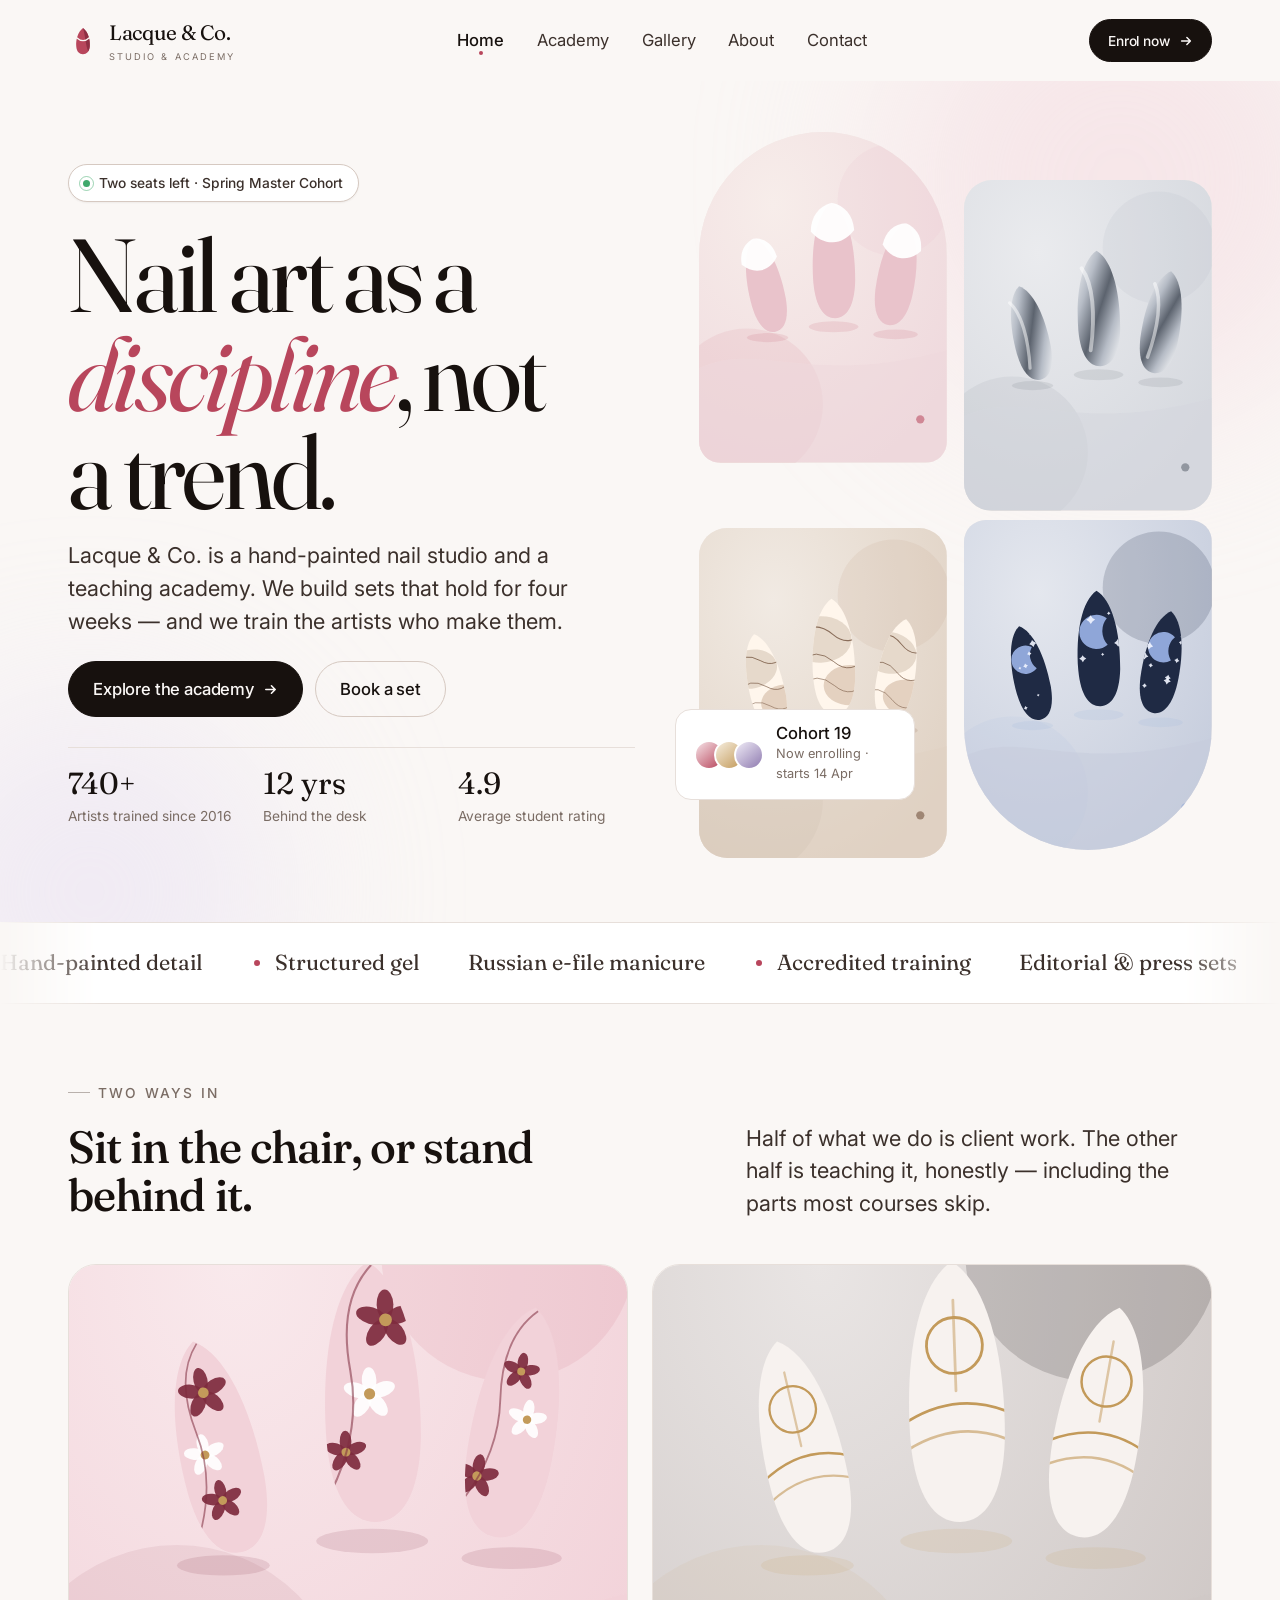
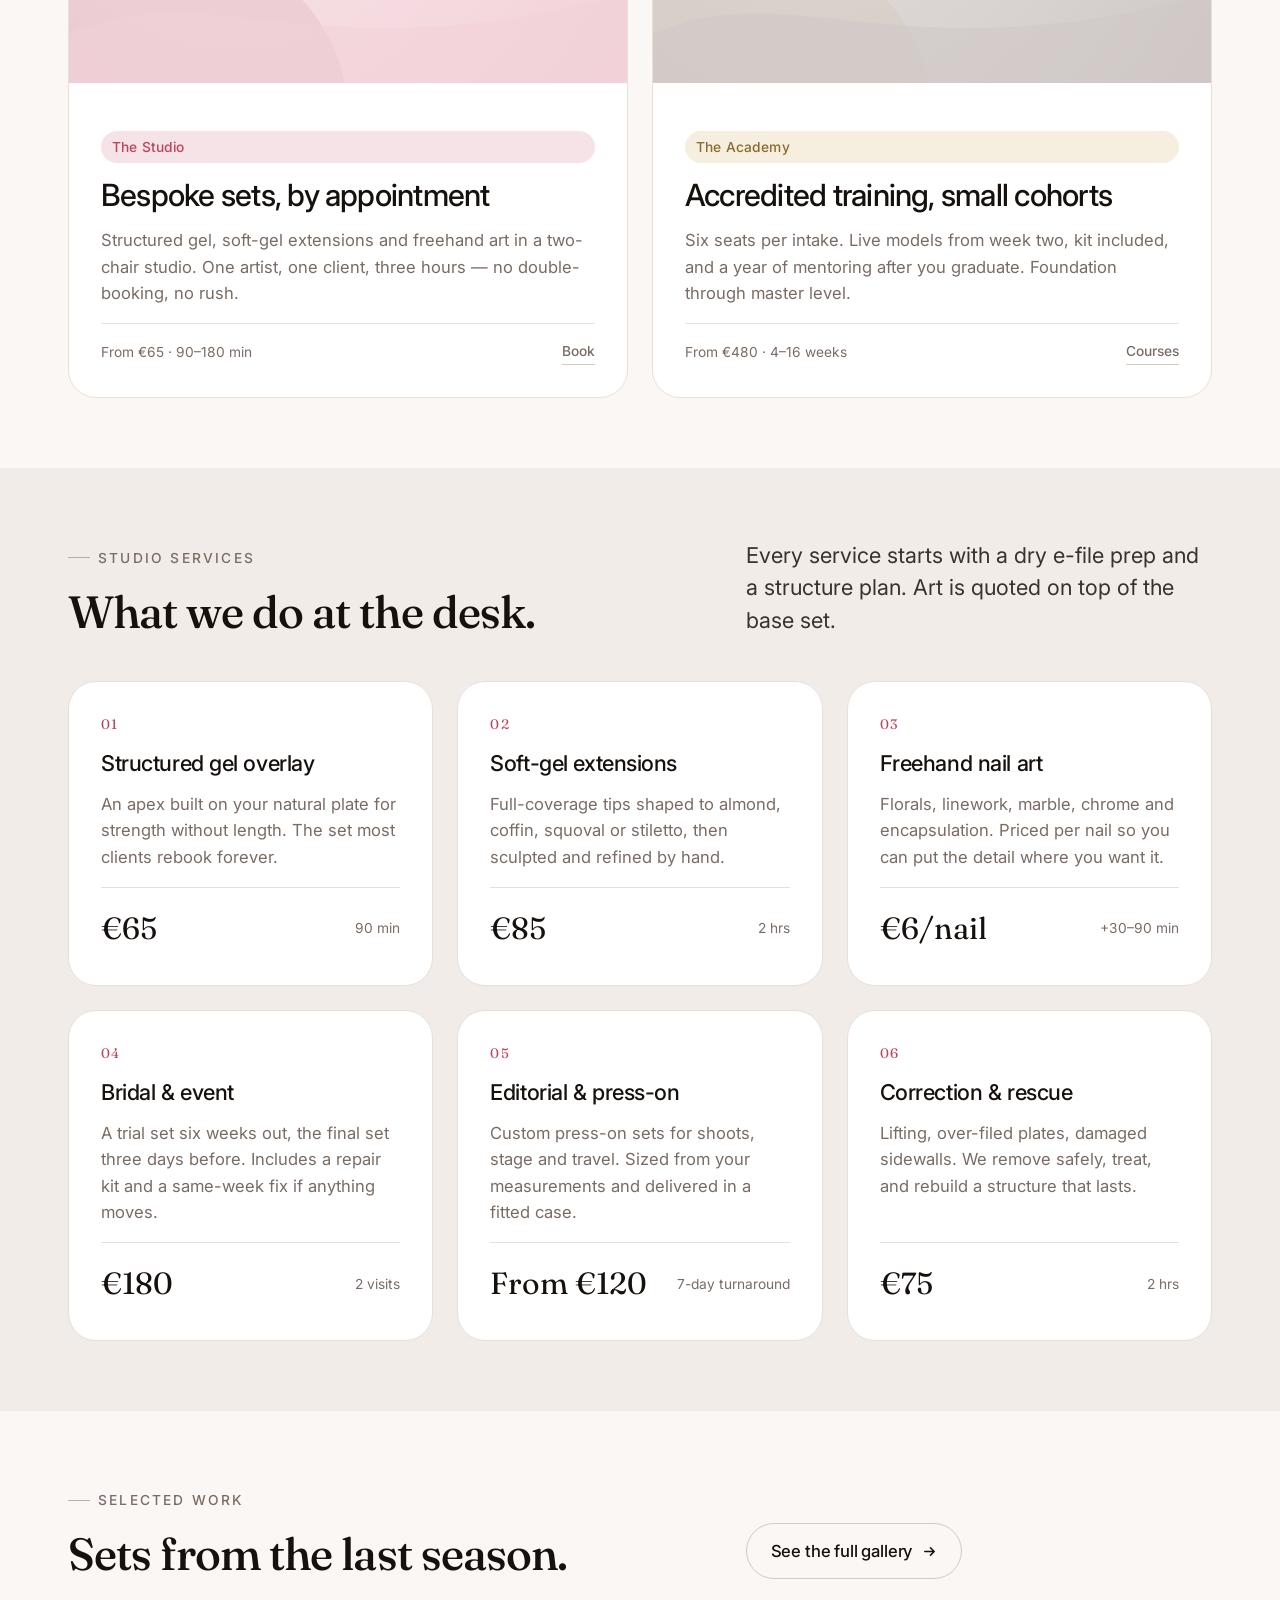
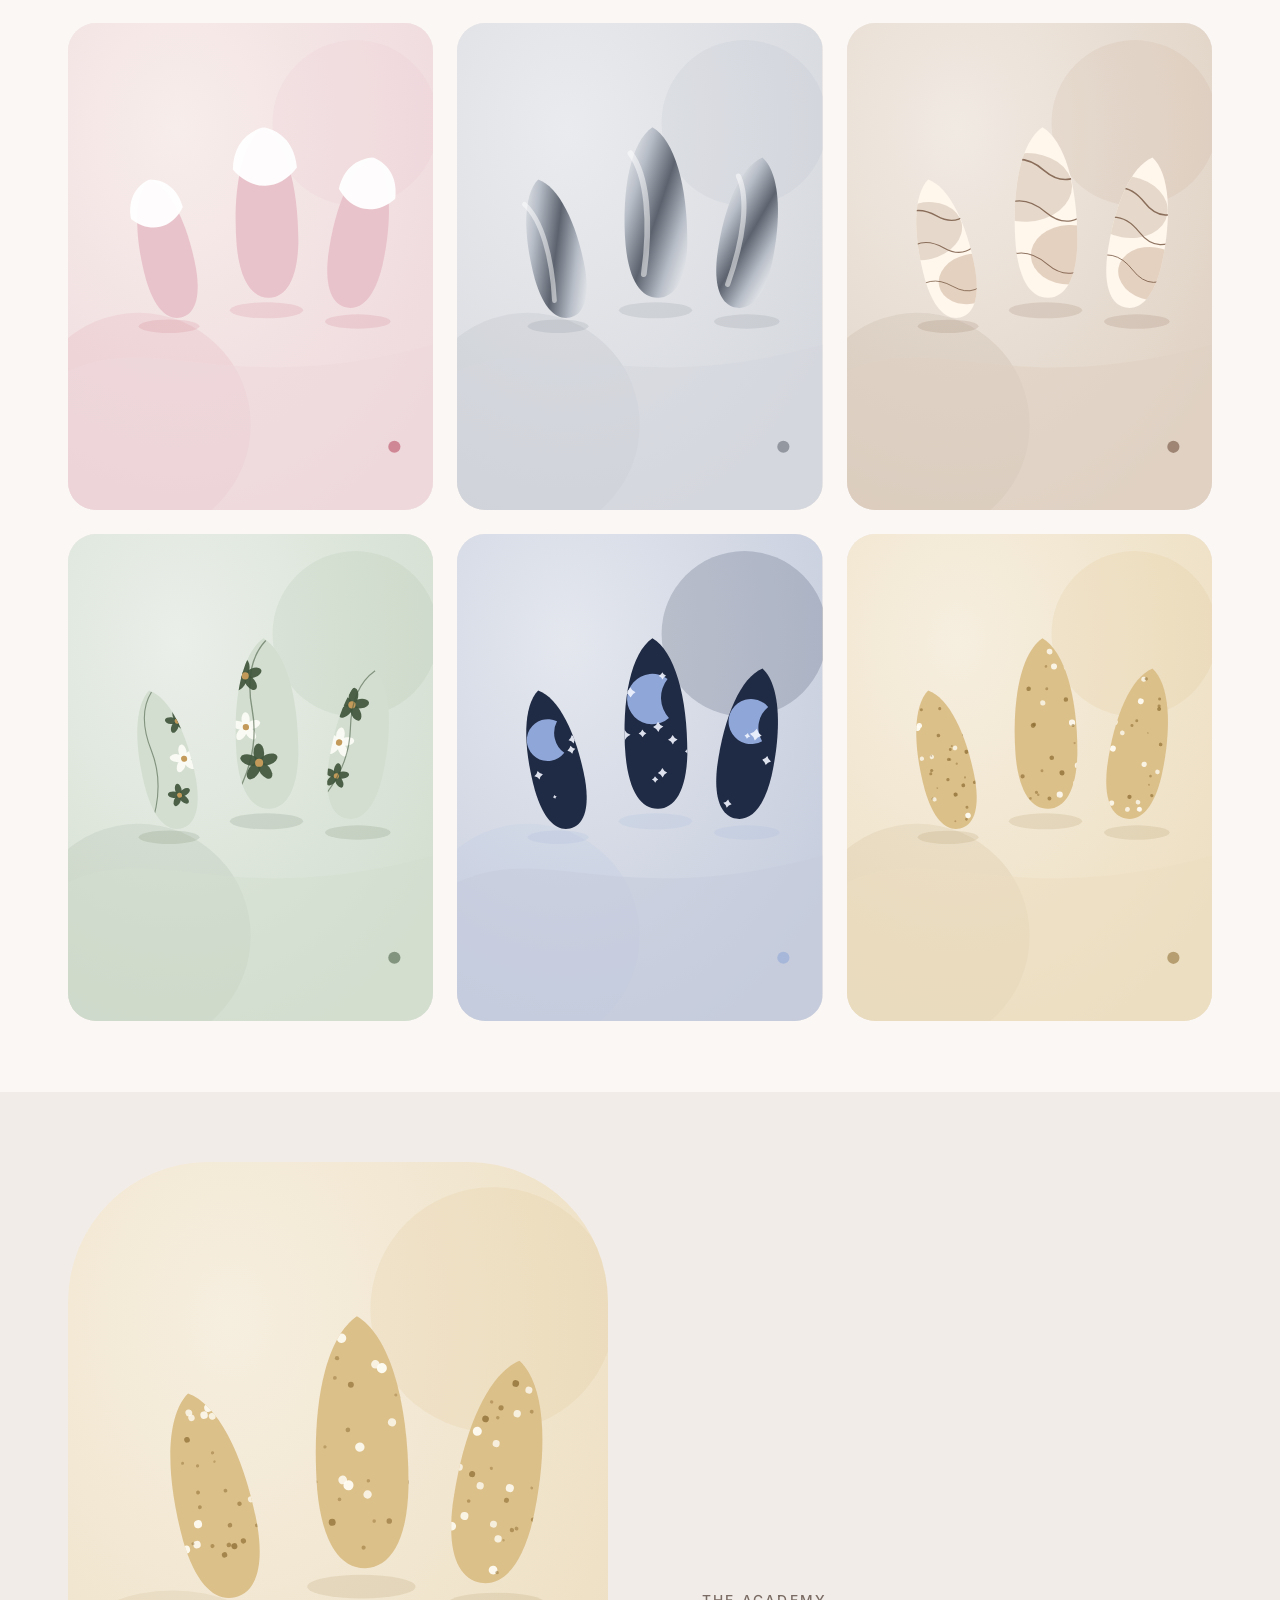
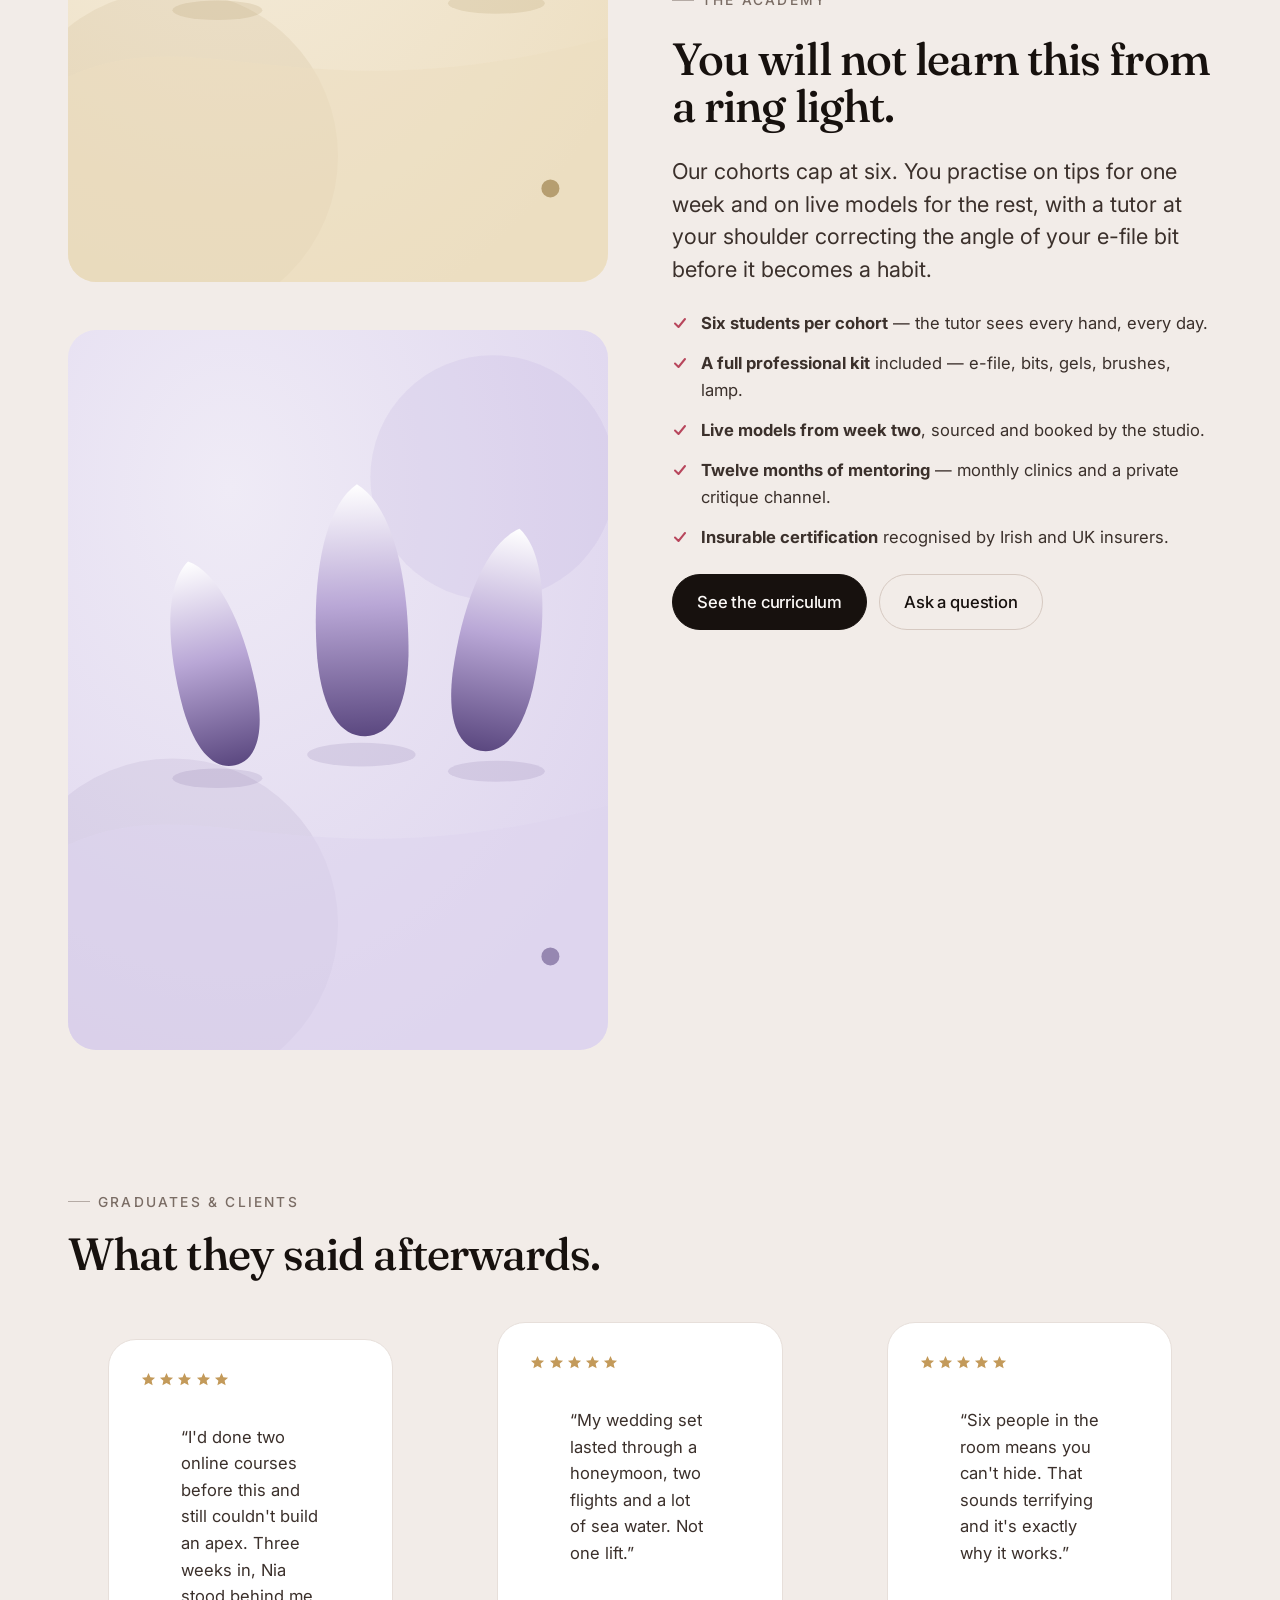
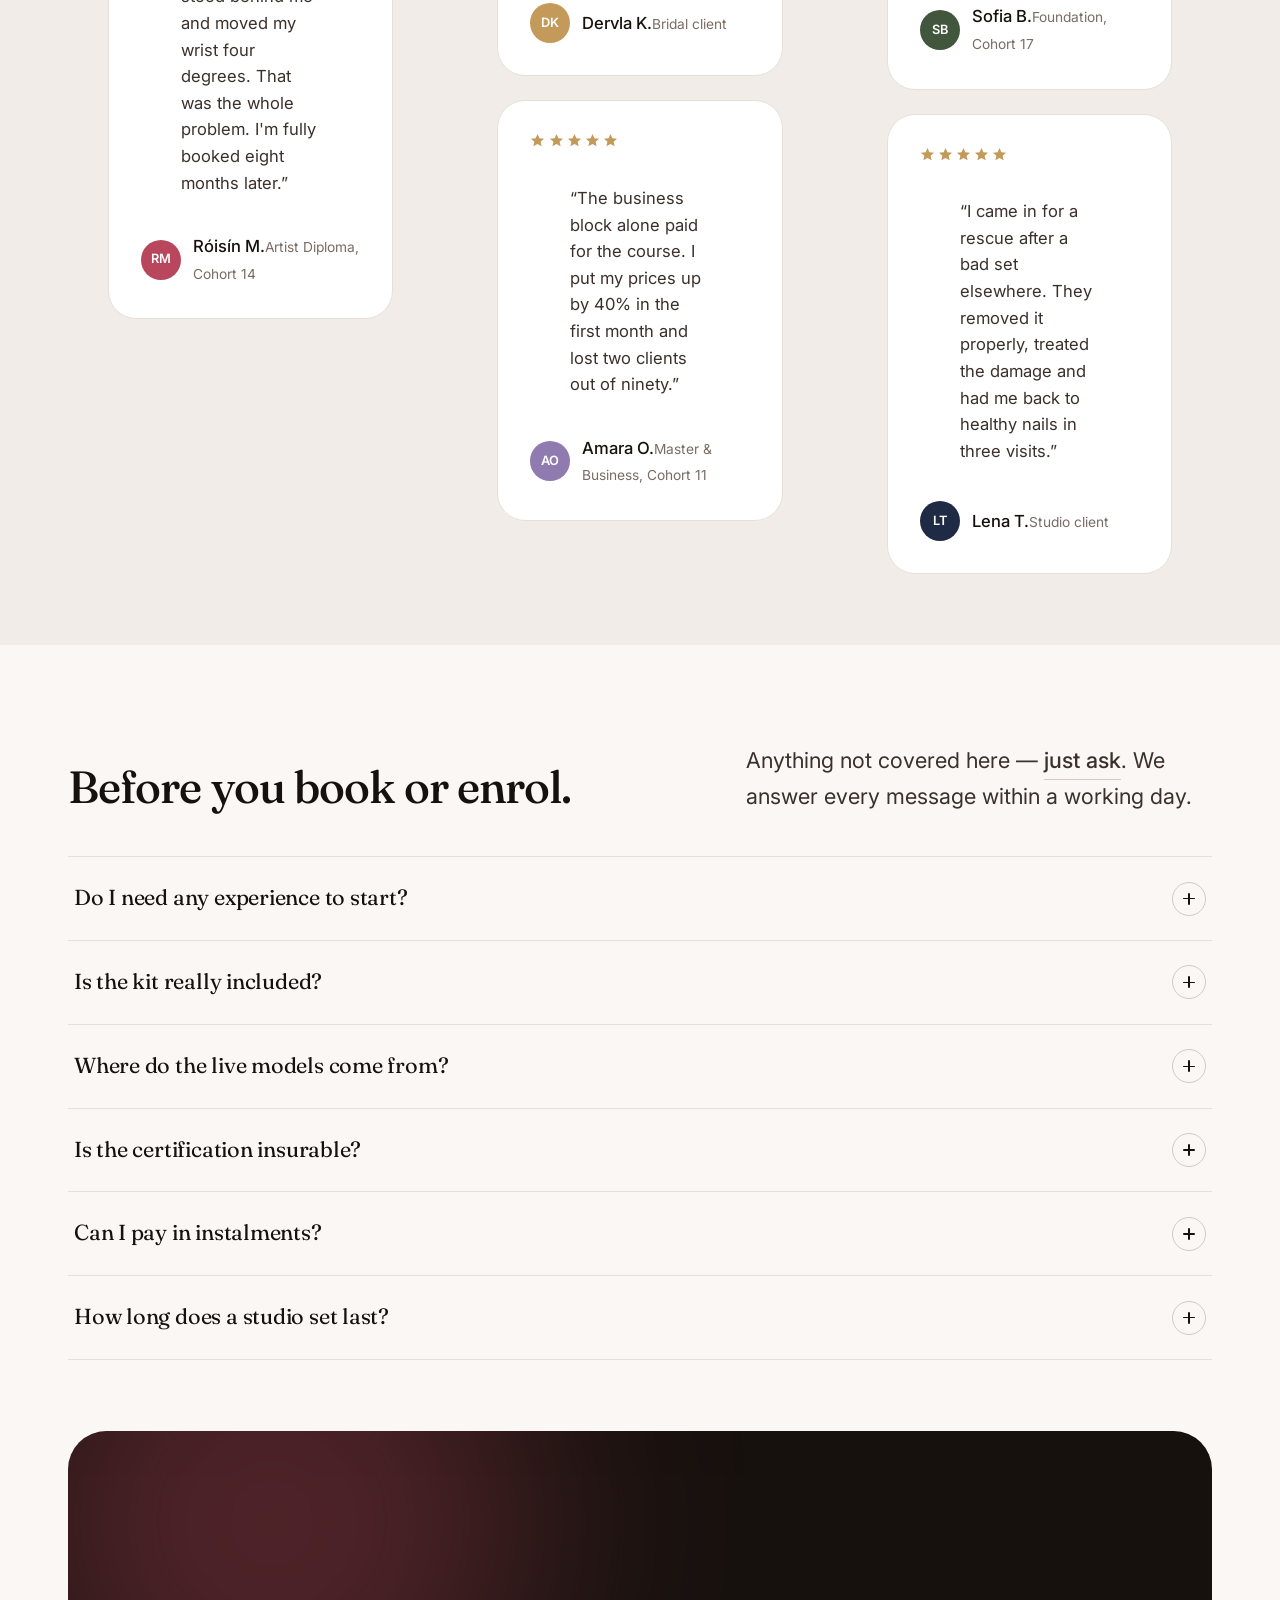
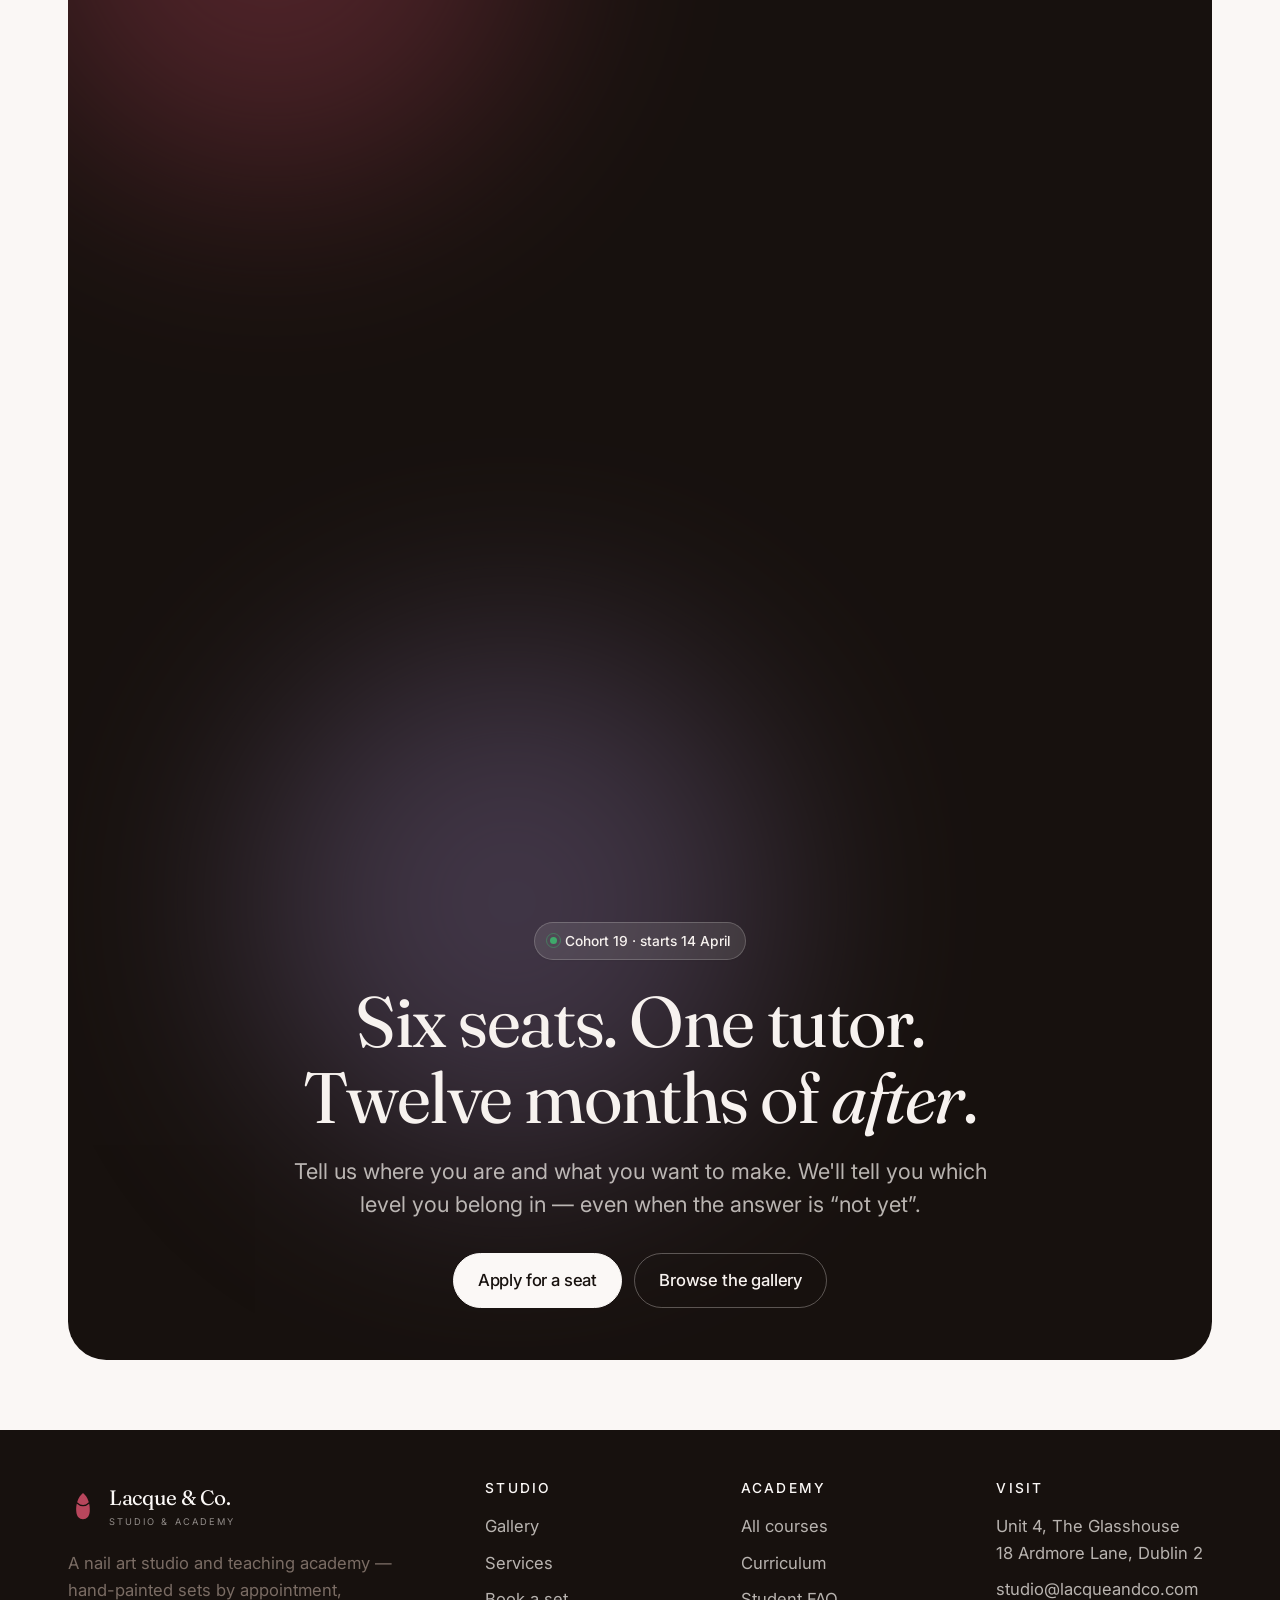
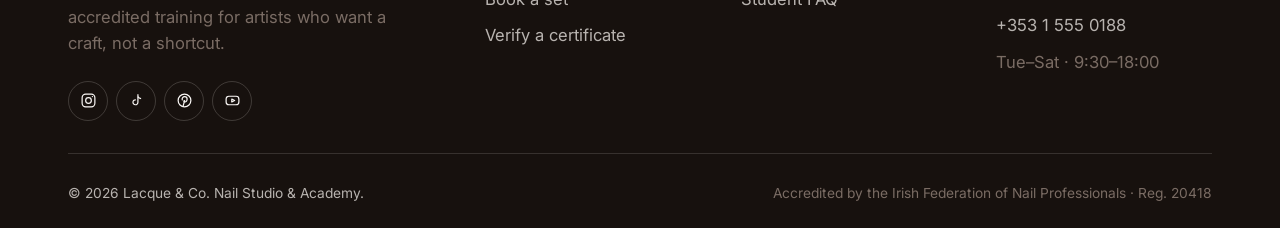
<file: index.html>
<!doctype html>
<html lang="en">
<head>
<meta charset="utf-8">
<meta name="viewport" content="width=device-width, initial-scale=1">
<meta name="theme-color" content="#FAF7F5">
<link rel="preconnect" href="https://fonts.googleapis.com">
<link rel="preconnect" href="https://fonts.gstatic.com" crossorigin>
<link rel="stylesheet" href="https://fonts.googleapis.com/css2?family=Fraunces:ital,opsz,wght@0,9..144,300..600;1,9..144,300..600&family=Inter:wght@400;500;600&display=swap">
<link rel="stylesheet" href="assets/css/style.css">
<link rel="icon" href="data:image/svg+xml,%3Csvg xmlns='http://www.w3.org/2000/svg' viewBox='0 0 32 32'%3E%3Cpath d='M16 3c5 4 7 12 6.5 19C22 27 19.5 29 16 29s-6-2-6.5-7C9 15 11 7 16 3Z' fill='%23B8465C'/%3E%3C/svg%3E">
<script defer src="assets/js/art.js"></script>
<script defer src="assets/js/main.js"></script>
<title>Lacque &amp; Co. — Nail Art Studio &amp; Teaching Academy</title>
<meta name="description" content="A hand-painted nail art studio and accredited teaching academy in Dublin. Bespoke sets by appointment, and small-cohort training from foundation to master level.">
<meta property="og:title" content="Lacque &amp; Co. — Nail Art Studio &amp; Teaching Academy">
<meta property="og:description" content="A hand-painted nail art studio and accredited teaching academy in Dublin. Bespoke sets by appointment, and small-cohort training from foundation to master level.">
<meta property="og:type" content="website">
</head>
<body>
<a class="sr-only" href="#main">Skip to content</a>
<header class="site-header">
  <div class="wrap">
    <nav class="nav" aria-label="Primary">
      <a class="brand" href="index.html">
        <span class="brand__mark" aria-hidden="true">
          <svg viewBox="0 0 32 32" fill="none">
            <path d="M16 2c5.5 4.2 7.8 12.4 7.2 19.6C22.8 27.4 20 30 16 30s-6.8-2.6-7.2-8.4C8.2 14.4 10.5 6.2 16 2Z" fill="#B8465C"/>
            <path d="M16 2c5.5 4.2 7.8 12.4 7.2 19.6-.2 2.3-.8 4.1-1.7 5.4-2.6-6.4-3-16.4-5.5-25Z" fill="#8E2F44"/>
            <path d="M9.6 12.8c3.9 3.6 9 3.6 12.8 0" stroke="#FAF7F5" stroke-width="1.6" stroke-linecap="round"/>
          </svg>
        </span>
        <span>Lacque &amp; Co.<small>Studio &amp; Academy</small></span>
      </a>

      <ul class="nav__links">
        <li><a class="nav-link" href="index.html" aria-current="page">Home</a></li>
        <li><a class="nav-link" href="academy.html">Academy</a></li>
        <li><a class="nav-link" href="gallery.html">Gallery</a></li>
        <li><a class="nav-link" href="about.html">About</a></li>
        <li><a class="nav-link" href="contact.html">Contact</a></li>
      </ul>

      <a class="btn btn--sm nav__cta" href="contact.html?intent=course">Enrol now
        <svg class="arrow" width="14" height="14" viewBox="0 0 16 16" fill="none" stroke="currentColor" stroke-width="1.7" stroke-linecap="round" stroke-linejoin="round" aria-hidden="true"><path d="M3 8h10M9 4l4 4-4 4"/></svg>
      </a>

      <button class="burger" type="button" aria-expanded="false" aria-controls="mobile-menu" aria-label="Toggle menu"><span></span></button>
    </nav>
  </div>
</header>

<div class="mobile-menu" id="mobile-menu">
  <a class="nav-link" href="index.html" aria-current="page">Home</a>
  <a class="nav-link" href="academy.html">Academy</a>
  <a class="nav-link" href="gallery.html">Gallery</a>
  <a class="nav-link" href="about.html">About</a>
  <a class="nav-link" href="contact.html">Contact</a>
  <a class="btn" href="contact.html?intent=course">Enrol now</a>
</div>
<main id="main">
<!-- ============================== HERO ============================== -->
<section class="hero">
  <div class="hero__glow hero__glow--a" aria-hidden="true"></div>
  <div class="hero__glow hero__glow--b" aria-hidden="true"></div>
  <div class="wrap hero__inner">
    <div>
      <span class="badge" data-reveal><span class="dot" aria-hidden="true"></span> Two seats left · Spring Master Cohort</span>

      <h1 class="h-display hero__title" data-reveal data-reveal-delay="80">
        Nail art as a<br><em>discipline</em>, not<br>a trend.
      </h1>

      <p class="lede hero__lede" data-reveal data-reveal-delay="160">
        Lacque &amp; Co. is a hand-painted nail studio and a teaching academy.
        We build sets that hold for four weeks — and we train the artists who make them.
      </p>

      <div class="hero__actions" data-reveal data-reveal-delay="220">
        <a class="btn" href="academy.html">Explore the academy
          <svg class="arrow" width="15" height="15" viewBox="0 0 16 16" fill="none" stroke="currentColor" stroke-width="1.7" stroke-linecap="round" stroke-linejoin="round" aria-hidden="true"><path d="M3 8h10M9 4l4 4-4 4"/></svg>
        </a>
        <a class="btn btn--ghost" href="contact.html?intent=appointment">Book a set</a>
      </div>

      <div class="hero__meta" data-reveal data-reveal-delay="280">
        <div class="stat"><div class="stat__num"><span data-count="740" data-count-suffix="+">740+</span></div><div class="stat__label">Artists trained since 2016</div></div>
        <div class="stat"><div class="stat__num"><span data-count="12" data-count-suffix=" yrs">12 yrs</span></div><div class="stat__label">Behind the desk</div></div>
        <div class="stat"><div class="stat__num"><span data-count="4.9">4.9</span></div><div class="stat__label">Average student rating</div></div>
      </div>
    </div>

    <div class="hero__art" data-reveal data-reveal-delay="120">
      <div class="hero__art-grid">
        <div class="art" data-art="french" data-palette="blush" data-seed="hero-1"></div>
        <div class="art" data-art="chrome" data-palette="chrome" data-seed="hero-2"></div>
        <div class="art" data-art="marble" data-palette="mocha" data-seed="hero-3"></div>
        <div class="art" data-art="celestial" data-palette="midnight" data-seed="hero-4"></div>
      </div>
      <div class="floating-card">
        <div class="floating-card__avatars" aria-hidden="true"><span></span><span></span><span></span></div>
        <div>
          <div style="font-weight:500;line-height:1.2">Cohort 19</div>
          <div class="muted" style="font-size:.8rem">Now enrolling · starts 14 Apr</div>
        </div>
      </div>
    </div>
  </div>
</section>

<!-- ============================== MARQUEE ============================== -->
<div class="marquee" aria-hidden="true">
  <div class="marquee__track">
    <div class="marquee__group">
      <span class="marquee__item">Hand-painted detail</span>
      <span class="marquee__item"><svg width="12" height="12" viewBox="0 0 12 12" fill="currentColor"><circle cx="6" cy="6" r="3"/></svg> Structured gel</span>
      <span class="marquee__item">Russian e-file manicure</span>
      <span class="marquee__item"><svg width="12" height="12" viewBox="0 0 12 12" fill="currentColor"><circle cx="6" cy="6" r="3"/></svg> Accredited training</span>
      <span class="marquee__item">Editorial &amp; press sets</span>
      <span class="marquee__item"><svg width="12" height="12" viewBox="0 0 12 12" fill="currentColor"><circle cx="6" cy="6" r="3"/></svg> Business mentoring</span>
    </div>
    <div class="marquee__group">
      <span class="marquee__item">Hand-painted detail</span>
      <span class="marquee__item"><svg width="12" height="12" viewBox="0 0 12 12" fill="currentColor"><circle cx="6" cy="6" r="3"/></svg> Structured gel</span>
      <span class="marquee__item">Russian e-file manicure</span>
      <span class="marquee__item"><svg width="12" height="12" viewBox="0 0 12 12" fill="currentColor"><circle cx="6" cy="6" r="3"/></svg> Accredited training</span>
      <span class="marquee__item">Editorial &amp; press sets</span>
      <span class="marquee__item"><svg width="12" height="12" viewBox="0 0 12 12" fill="currentColor"><circle cx="6" cy="6" r="3"/></svg> Business mentoring</span>
    </div>
  </div>
</div>

<!-- ============================== TWO PATHS ============================== -->
<section class="section">
  <div class="wrap">
    <div class="section-head section-head--split">
      <div class="stack" style="--stack:1.25rem">
        <span class="eyebrow" data-reveal>Two ways in</span>
        <h2 class="h2" data-reveal data-reveal-delay="60">Sit in the chair, or stand behind&nbsp;it.</h2>
      </div>
      <p class="lede muted" data-reveal data-reveal-delay="120">
        Half of what we do is client work. The other half is teaching it, honestly —
        including the parts most courses skip.
      </p>
    </div>

    <div class="grid grid--2">
      <article class="card" data-reveal style="padding:0;overflow:hidden">
        <div class="art art--wide" data-art="floral" data-palette="rose" data-seed="path-studio" style="border-radius:0"></div>
        <div style="padding:clamp(1.5rem,2.5vw,2rem);display:flex;flex-direction:column;gap:1rem;flex:1">
          <span class="tag">The Studio</span>
          <h3 class="h3">Bespoke sets, by appointment</h3>
          <p class="muted">Structured gel, soft-gel extensions and freehand art in a two-chair studio. One artist, one client, three hours — no double-booking, no rush.</p>
          <div class="card__meta">
            <span>From €65 · 90–180 min</span>
            <a class="link-arrow" href="contact.html?intent=appointment">Book</a>
          </div>
        </div>
      </article>

      <article class="card" data-reveal data-reveal-delay="100" style="padding:0;overflow:hidden">
        <div class="art art--wide" data-art="line" data-palette="noir" data-seed="path-academy" style="border-radius:0"></div>
        <div style="padding:clamp(1.5rem,2.5vw,2rem);display:flex;flex-direction:column;gap:1rem;flex:1">
          <span class="tag tag--gold">The Academy</span>
          <h3 class="h3">Accredited training, small cohorts</h3>
          <p class="muted">Six seats per intake. Live models from week two, kit included, and a year of mentoring after you graduate. Foundation through master level.</p>
          <div class="card__meta">
            <span>From €480 · 4–16 weeks</span>
            <a class="link-arrow" href="academy.html">Courses</a>
          </div>
        </div>
      </article>
    </div>
  </div>
</section>

<!-- ============================== SERVICES ============================== -->
<section class="section section--sunk" id="services">
  <div class="wrap">
    <div class="section-head section-head--split">
      <div class="stack" style="--stack:1.25rem">
        <span class="eyebrow" data-reveal>Studio services</span>
        <h2 class="h2" data-reveal data-reveal-delay="60">What we do at the desk.</h2>
      </div>
      <p class="lede muted" data-reveal data-reveal-delay="120">Every service starts with a dry e-file prep and a structure plan. Art is quoted on top of the base set.</p>
    </div>

    <div class="grid grid--3">
      <article class="card" data-reveal>
        <span class="card__num">01</span>
        <h3 class="h4">Structured gel overlay</h3>
        <p class="muted">An apex built on your natural plate for strength without length. The set most clients rebook forever.</p>
        <div class="card__meta"><span class="card__price">€65</span><span>90 min</span></div>
      </article>
      <article class="card" data-reveal data-reveal-delay="70">
        <span class="card__num">02</span>
        <h3 class="h4">Soft-gel extensions</h3>
        <p class="muted">Full-coverage tips shaped to almond, coffin, squoval or stiletto, then sculpted and refined by hand.</p>
        <div class="card__meta"><span class="card__price">€85</span><span>2 hrs</span></div>
      </article>
      <article class="card" data-reveal data-reveal-delay="140">
        <span class="card__num">03</span>
        <h3 class="h4">Freehand nail art</h3>
        <p class="muted">Florals, linework, marble, chrome and encapsulation. Priced per nail so you can put the detail where you want it.</p>
        <div class="card__meta"><span class="card__price">€6/nail</span><span>+30–90 min</span></div>
      </article>
      <article class="card" data-reveal>
        <span class="card__num">04</span>
        <h3 class="h4">Bridal &amp; event</h3>
        <p class="muted">A trial set six weeks out, the final set three days before. Includes a repair kit and a same-week fix if anything moves.</p>
        <div class="card__meta"><span class="card__price">€180</span><span>2 visits</span></div>
      </article>
      <article class="card" data-reveal data-reveal-delay="70">
        <span class="card__num">05</span>
        <h3 class="h4">Editorial &amp; press-on</h3>
        <p class="muted">Custom press-on sets for shoots, stage and travel. Sized from your measurements and delivered in a fitted case.</p>
        <div class="card__meta"><span class="card__price">From €120</span><span>7-day turnaround</span></div>
      </article>
      <article class="card" data-reveal data-reveal-delay="140">
        <span class="card__num">06</span>
        <h3 class="h4">Correction &amp; rescue</h3>
        <p class="muted">Lifting, over-filed plates, damaged sidewalls. We remove safely, treat, and rebuild a structure that lasts.</p>
        <div class="card__meta"><span class="card__price">€75</span><span>2 hrs</span></div>
      </article>
    </div>
  </div>
</section>

<!-- ============================== FEATURED WORK ============================== -->
<section class="section">
  <div class="wrap">
    <div class="section-head section-head--split">
      <div class="stack" style="--stack:1.25rem">
        <span class="eyebrow" data-reveal>Selected work</span>
        <h2 class="h2" data-reveal data-reveal-delay="60">Sets from the last season.</h2>
      </div>
      <div data-reveal data-reveal-delay="120" style="justify-self:start;align-self:end">
        <a class="btn btn--ghost" href="gallery.html">See the full gallery
          <svg class="arrow" width="15" height="15" viewBox="0 0 16 16" fill="none" stroke="currentColor" stroke-width="1.7" stroke-linecap="round" stroke-linejoin="round" aria-hidden="true"><path d="M3 8h10M9 4l4 4-4 4"/></svg>
        </a>
      </div>
    </div>

    <div class="grid grid--3" id="gallery-grid" data-limit="6">
      <noscript><p class="muted">Enable JavaScript to view the gallery, or <a class="link-arrow" href="contact.html">ask us for a lookbook</a>.</p></noscript>
    </div>
  </div>
</section>

<!-- ============================== ACADEMY SPLIT ============================== -->
<section class="section section--sunk">
  <div class="wrap split">
    <div data-reveal>
      <div class="grid grid--2" style="gap:1rem">
        <div class="art" data-art="glitter" data-palette="gold" data-seed="split-a" style="border-radius:140px 140px var(--radius-lg) var(--radius-lg)"></div>
        <div class="art" data-art="ombre" data-palette="lilac" data-seed="split-b" style="margin-top:2rem;border-radius:var(--radius-lg)"></div>
      </div>
    </div>
    <div class="stack" style="--stack:1.5rem" data-reveal data-reveal-delay="100">
      <span class="eyebrow">The academy</span>
      <h2 class="h2">You will not learn this from a ring light.</h2>
      <p class="lede muted">Our cohorts cap at six. You practise on tips for one week and on live models for the rest, with a tutor at your shoulder correcting the angle of your e-file bit before it becomes a habit.</p>
      <ul class="checklist">
        <li><svg width="16" height="16" viewBox="0 0 16 16" fill="none" stroke="currentColor" stroke-width="2" stroke-linecap="round" stroke-linejoin="round"><path d="M3 8.5 6.5 12 13 4"/></svg><span><strong>Six students per cohort</strong> — the tutor sees every hand, every day.</span></li>
        <li><svg width="16" height="16" viewBox="0 0 16 16" fill="none" stroke="currentColor" stroke-width="2" stroke-linecap="round" stroke-linejoin="round"><path d="M3 8.5 6.5 12 13 4"/></svg><span><strong>A full professional kit</strong> included — e-file, bits, gels, brushes, lamp.</span></li>
        <li><svg width="16" height="16" viewBox="0 0 16 16" fill="none" stroke="currentColor" stroke-width="2" stroke-linecap="round" stroke-linejoin="round"><path d="M3 8.5 6.5 12 13 4"/></svg><span><strong>Live models from week two</strong>, sourced and booked by the studio.</span></li>
        <li><svg width="16" height="16" viewBox="0 0 16 16" fill="none" stroke="currentColor" stroke-width="2" stroke-linecap="round" stroke-linejoin="round"><path d="M3 8.5 6.5 12 13 4"/></svg><span><strong>Twelve months of mentoring</strong> — monthly clinics and a private critique channel.</span></li>
        <li><svg width="16" height="16" viewBox="0 0 16 16" fill="none" stroke="currentColor" stroke-width="2" stroke-linecap="round" stroke-linejoin="round"><path d="M3 8.5 6.5 12 13 4"/></svg><span><strong>Insurable certification</strong> recognised by Irish and UK insurers.</span></li>
      </ul>
      <div style="display:flex;flex-wrap:wrap;gap:.75rem">
        <a class="btn" href="academy.html">See the curriculum</a>
        <a class="btn btn--ghost" href="contact.html?intent=course">Ask a question</a>
      </div>
    </div>
  </div>
</section>

<!-- ============================== TESTIMONIALS ============================== -->
<section class="section section--sunk">
  <div class="wrap">
    <div class="section-head">
      <span class="eyebrow" data-reveal>Graduates &amp; clients</span>
      <h2 class="h2" data-reveal data-reveal-delay="60">What they said afterwards.</h2>
    </div>

    <div class="masonry">
      <figure class="quote" data-reveal>
        <div class="quote__stars" aria-label="5 out of 5">
          <svg width="15" height="15" viewBox="0 0 16 16" fill="currentColor"><path d="M8 1l2 4.5 5 .5-3.7 3.3 1.1 4.7L8 11.6 3.6 14l1.1-4.7L1 6l5-.5z"/></svg>
          <svg width="15" height="15" viewBox="0 0 16 16" fill="currentColor"><path d="M8 1l2 4.5 5 .5-3.7 3.3 1.1 4.7L8 11.6 3.6 14l1.1-4.7L1 6l5-.5z"/></svg>
          <svg width="15" height="15" viewBox="0 0 16 16" fill="currentColor"><path d="M8 1l2 4.5 5 .5-3.7 3.3 1.1 4.7L8 11.6 3.6 14l1.1-4.7L1 6l5-.5z"/></svg>
          <svg width="15" height="15" viewBox="0 0 16 16" fill="currentColor"><path d="M8 1l2 4.5 5 .5-3.7 3.3 1.1 4.7L8 11.6 3.6 14l1.1-4.7L1 6l5-.5z"/></svg>
          <svg width="15" height="15" viewBox="0 0 16 16" fill="currentColor"><path d="M8 1l2 4.5 5 .5-3.7 3.3 1.1 4.7L8 11.6 3.6 14l1.1-4.7L1 6l5-.5z"/></svg>
        </div>
        <blockquote><p>“I'd done two online courses before this and still couldn't build an apex. Three weeks in, Nia stood behind me and moved my wrist four degrees. That was the whole problem. I'm fully booked eight months later.”</p></blockquote>
        <figcaption class="quote__who"><span class="quote__av" aria-hidden="true">RM</span><span><span class="quote__name">Róisín M.</span><span class="quote__role">Artist Diploma, Cohort 14</span></span></figcaption>
      </figure>

      <figure class="quote" data-reveal data-reveal-delay="60">
        <div class="quote__stars" aria-label="5 out of 5">
          <svg width="15" height="15" viewBox="0 0 16 16" fill="currentColor"><path d="M8 1l2 4.5 5 .5-3.7 3.3 1.1 4.7L8 11.6 3.6 14l1.1-4.7L1 6l5-.5z"/></svg>
          <svg width="15" height="15" viewBox="0 0 16 16" fill="currentColor"><path d="M8 1l2 4.5 5 .5-3.7 3.3 1.1 4.7L8 11.6 3.6 14l1.1-4.7L1 6l5-.5z"/></svg>
          <svg width="15" height="15" viewBox="0 0 16 16" fill="currentColor"><path d="M8 1l2 4.5 5 .5-3.7 3.3 1.1 4.7L8 11.6 3.6 14l1.1-4.7L1 6l5-.5z"/></svg>
          <svg width="15" height="15" viewBox="0 0 16 16" fill="currentColor"><path d="M8 1l2 4.5 5 .5-3.7 3.3 1.1 4.7L8 11.6 3.6 14l1.1-4.7L1 6l5-.5z"/></svg>
          <svg width="15" height="15" viewBox="0 0 16 16" fill="currentColor"><path d="M8 1l2 4.5 5 .5-3.7 3.3 1.1 4.7L8 11.6 3.6 14l1.1-4.7L1 6l5-.5z"/></svg>
        </div>
        <blockquote><p>“My wedding set lasted through a honeymoon, two flights and a lot of sea water. Not one lift.”</p></blockquote>
        <figcaption class="quote__who"><span class="quote__av" aria-hidden="true" style="background:#C39A5A">DK</span><span><span class="quote__name">Dervla K.</span><span class="quote__role">Bridal client</span></span></figcaption>
      </figure>

      <figure class="quote" data-reveal data-reveal-delay="120">
        <div class="quote__stars" aria-label="5 out of 5">
          <svg width="15" height="15" viewBox="0 0 16 16" fill="currentColor"><path d="M8 1l2 4.5 5 .5-3.7 3.3 1.1 4.7L8 11.6 3.6 14l1.1-4.7L1 6l5-.5z"/></svg>
          <svg width="15" height="15" viewBox="0 0 16 16" fill="currentColor"><path d="M8 1l2 4.5 5 .5-3.7 3.3 1.1 4.7L8 11.6 3.6 14l1.1-4.7L1 6l5-.5z"/></svg>
          <svg width="15" height="15" viewBox="0 0 16 16" fill="currentColor"><path d="M8 1l2 4.5 5 .5-3.7 3.3 1.1 4.7L8 11.6 3.6 14l1.1-4.7L1 6l5-.5z"/></svg>
          <svg width="15" height="15" viewBox="0 0 16 16" fill="currentColor"><path d="M8 1l2 4.5 5 .5-3.7 3.3 1.1 4.7L8 11.6 3.6 14l1.1-4.7L1 6l5-.5z"/></svg>
          <svg width="15" height="15" viewBox="0 0 16 16" fill="currentColor"><path d="M8 1l2 4.5 5 .5-3.7 3.3 1.1 4.7L8 11.6 3.6 14l1.1-4.7L1 6l5-.5z"/></svg>
        </div>
        <blockquote><p>“The business block alone paid for the course. I put my prices up by 40% in the first month and lost two clients out of ninety.”</p></blockquote>
        <figcaption class="quote__who"><span class="quote__av" aria-hidden="true" style="background:#8F7BB0">AO</span><span><span class="quote__name">Amara O.</span><span class="quote__role">Master &amp; Business, Cohort 11</span></span></figcaption>
      </figure>

      <figure class="quote" data-reveal data-reveal-delay="60">
        <div class="quote__stars" aria-label="5 out of 5">
          <svg width="15" height="15" viewBox="0 0 16 16" fill="currentColor"><path d="M8 1l2 4.5 5 .5-3.7 3.3 1.1 4.7L8 11.6 3.6 14l1.1-4.7L1 6l5-.5z"/></svg>
          <svg width="15" height="15" viewBox="0 0 16 16" fill="currentColor"><path d="M8 1l2 4.5 5 .5-3.7 3.3 1.1 4.7L8 11.6 3.6 14l1.1-4.7L1 6l5-.5z"/></svg>
          <svg width="15" height="15" viewBox="0 0 16 16" fill="currentColor"><path d="M8 1l2 4.5 5 .5-3.7 3.3 1.1 4.7L8 11.6 3.6 14l1.1-4.7L1 6l5-.5z"/></svg>
          <svg width="15" height="15" viewBox="0 0 16 16" fill="currentColor"><path d="M8 1l2 4.5 5 .5-3.7 3.3 1.1 4.7L8 11.6 3.6 14l1.1-4.7L1 6l5-.5z"/></svg>
          <svg width="15" height="15" viewBox="0 0 16 16" fill="currentColor"><path d="M8 1l2 4.5 5 .5-3.7 3.3 1.1 4.7L8 11.6 3.6 14l1.1-4.7L1 6l5-.5z"/></svg>
        </div>
        <blockquote><p>“Six people in the room means you can't hide. That sounds terrifying and it's exactly why it works.”</p></blockquote>
        <figcaption class="quote__who"><span class="quote__av" aria-hidden="true" style="background:#41563C">SB</span><span><span class="quote__name">Sofia B.</span><span class="quote__role">Foundation, Cohort 17</span></span></figcaption>
      </figure>

      <figure class="quote" data-reveal data-reveal-delay="120">
        <div class="quote__stars" aria-label="5 out of 5">
          <svg width="15" height="15" viewBox="0 0 16 16" fill="currentColor"><path d="M8 1l2 4.5 5 .5-3.7 3.3 1.1 4.7L8 11.6 3.6 14l1.1-4.7L1 6l5-.5z"/></svg>
          <svg width="15" height="15" viewBox="0 0 16 16" fill="currentColor"><path d="M8 1l2 4.5 5 .5-3.7 3.3 1.1 4.7L8 11.6 3.6 14l1.1-4.7L1 6l5-.5z"/></svg>
          <svg width="15" height="15" viewBox="0 0 16 16" fill="currentColor"><path d="M8 1l2 4.5 5 .5-3.7 3.3 1.1 4.7L8 11.6 3.6 14l1.1-4.7L1 6l5-.5z"/></svg>
          <svg width="15" height="15" viewBox="0 0 16 16" fill="currentColor"><path d="M8 1l2 4.5 5 .5-3.7 3.3 1.1 4.7L8 11.6 3.6 14l1.1-4.7L1 6l5-.5z"/></svg>
          <svg width="15" height="15" viewBox="0 0 16 16" fill="currentColor"><path d="M8 1l2 4.5 5 .5-3.7 3.3 1.1 4.7L8 11.6 3.6 14l1.1-4.7L1 6l5-.5z"/></svg>
        </div>
        <blockquote><p>“I came in for a rescue after a bad set elsewhere. They removed it properly, treated the damage and had me back to healthy nails in three visits.”</p></blockquote>
        <figcaption class="quote__who"><span class="quote__av" aria-hidden="true" style="background:#1F2A44">LT</span><span><span class="quote__name">Lena T.</span><span class="quote__role">Studio client</span></span></figcaption>
      </figure>
    </div>
  </div>
</section>

<!-- ============================== FAQ ============================== -->
<section class="section">
  <div class="wrap">
    <div class="section-head section-head--split">
      <div class="stack" style="--stack:1.25rem">
        <span class="eyebrow" data-reveal>Questions</span>
        <h2 class="h2" data-reveal data-reveal-delay="60">Before you book or enrol.</h2>
      </div>
      <p class="lede muted" data-reveal data-reveal-delay="120">Anything not covered here — <a class="link-arrow" href="contact.html">just ask</a>. We answer every message within a working day.</p>
    </div>

    <div class="faq">
      <div class="faq__item">
        <button class="faq__q" type="button" aria-expanded="false">Do I need any experience to start?<span class="faq__icon" aria-hidden="true"></span></button>
        <div class="faq__a"><div><p>None at all for Foundation. About a third of each intake has never held an e-file. The Artist Diploma assumes you can already apply and remove gel polish cleanly; if you're unsure, send us three photos of recent work and we'll tell you honestly which level fits.</p></div></div>
      </div>
      <div class="faq__item">
        <button class="faq__q" type="button" aria-expanded="false">Is the kit really included?<span class="faq__icon" aria-hidden="true"></span></button>
        <div class="faq__a"><div><p>Yes, and it's yours to keep. Foundation includes a starter kit; the Diploma and Master levels include the full professional kit — brushless e-file, a bit set, builder and structure gels, brushes, a dual-source lamp and consumables for the whole course. No top-ups to buy mid-term.</p></div></div>
      </div>
      <div class="faq__item">
        <button class="faq__q" type="button" aria-expanded="false">Where do the live models come from?<span class="faq__icon" aria-hidden="true"></span></button>
        <div class="faq__a"><div><p>We book them. The studio keeps a model list of around 200 people who come in at a reduced rate knowing they're being worked on by students under supervision. You'll never be asked to find your own.</p></div></div>
      </div>
      <div class="faq__item">
        <button class="faq__q" type="button" aria-expanded="false">Is the certification insurable?<span class="faq__icon" aria-hidden="true"></span></button>
        <div class="faq__a"><div><p>It is. We're accredited by the Irish Federation of Nail Professionals, and graduates are routinely insured in Ireland and the UK on the strength of the certificate. We'll send the accreditation reference with your enrolment pack for your insurer.</p></div></div>
      </div>
      <div class="faq__item">
        <button class="faq__q" type="button" aria-expanded="false">Can I pay in instalments?<span class="faq__icon" aria-hidden="true"></span></button>
        <div class="faq__a"><div><p>Yes — three or six months, interest free, with a 20% deposit to hold your seat. The deposit is refundable up to four weeks before the cohort starts.</p></div></div>
      </div>
      <div class="faq__item">
        <button class="faq__q" type="button" aria-expanded="false">How long does a studio set last?<span class="faq__icon" aria-hidden="true"></span></button>
        <div class="faq__a"><div><p>Three to four weeks for most clients, with a rebalance every third week if you want length maintained. Our sets are built on a dry-prepped plate with a real apex, which is the difference between four weeks and four days.</p></div></div>
      </div>
    </div>
  </div>
</section>

<!-- ============================== CTA ============================== -->
<section class="section" style="padding-top:0">
  <div class="wrap">
    <div class="cta" data-reveal>
      <div class="cta__glow cta__glow--a" aria-hidden="true"></div>
      <div class="cta__glow cta__glow--b" aria-hidden="true"></div>
      <span class="badge" style="background:rgba(251,248,246,.1);border-color:rgba(251,248,246,.2);color:#F7F2EF"><span class="dot" aria-hidden="true"></span> Cohort 19 · starts 14 April</span>
      <h2 class="h1 serif" style="margin-top:1.5rem">Six seats. One tutor.<br>Twelve months of&nbsp;<em class="italic">after</em>.</h2>
      <p class="lede" style="margin:1.25rem auto 0;max-width:52ch;color:rgba(247,242,239,.72)">Tell us where you are and what you want to make. We'll tell you which level you belong in — even when the answer is “not yet”.</p>
      <div class="cta__actions">
        <a class="btn btn--light" href="contact.html?intent=course">Apply for a seat</a>
        <a class="btn btn--ghost" href="gallery.html" style="--btn-fg:#F7F2EF;--btn-bd:rgba(247,242,239,.3)">Browse the gallery</a>
      </div>
    </div>
  </div>
</section>
</main>
<footer class="site-footer">
  <div class="wrap">
    <div class="footer__top">
      <div class="footer__brand">
        <a class="brand" href="index.html">
          <span class="brand__mark" aria-hidden="true">
            <svg viewBox="0 0 32 32" fill="none">
              <path d="M16 2c5.5 4.2 7.8 12.4 7.2 19.6C22.8 27.4 20 30 16 30s-6.8-2.6-7.2-8.4C8.2 14.4 10.5 6.2 16 2Z" fill="#B8465C"/>
              <path d="M9.6 12.8c3.9 3.6 9 3.6 12.8 0" stroke="#17110E" stroke-width="1.6" stroke-linecap="round"/>
            </svg>
          </span>
          <span>Lacque &amp; Co.<small>Studio &amp; Academy</small></span>
        </a>
        <p class="muted" style="margin-top:1.25rem;max-width:34ch">A nail art studio and teaching academy — hand-painted sets by appointment, accredited training for artists who want a craft, not a shortcut.</p>
        <div class="socials">
          <a href="#" aria-label="Instagram"><svg width="17" height="17" viewBox="0 0 24 24" fill="none" stroke="currentColor" stroke-width="1.7"><rect x="3" y="3" width="18" height="18" rx="5"/><circle cx="12" cy="12" r="4"/><circle cx="17.5" cy="6.5" r="1" fill="currentColor" stroke="none"/></svg></a>
          <a href="#" aria-label="TikTok"><svg width="17" height="17" viewBox="0 0 24 24" fill="none" stroke="currentColor" stroke-width="1.7" stroke-linejoin="round"><path d="M14 3v11.5a3.5 3.5 0 1 1-3-3.46"/><path d="M14 6.5c.9 1.6 2.4 2.6 4.5 2.8"/></svg></a>
          <a href="#" aria-label="Pinterest"><svg width="17" height="17" viewBox="0 0 24 24" fill="none" stroke="currentColor" stroke-width="1.7" stroke-linecap="round"><circle cx="12" cy="12" r="9"/><path d="M10 20l2.2-8"/><path d="M8.8 11.2c-.6-2.4 1-4.6 3.5-4.6 2 0 3.4 1.3 3.4 3.3 0 2.4-1.3 4.2-3 4.2-1 0-1.7-.8-1.5-1.7"/></svg></a>
          <a href="#" aria-label="YouTube"><svg width="17" height="17" viewBox="0 0 24 24" fill="none" stroke="currentColor" stroke-width="1.7" stroke-linejoin="round"><rect x="3" y="6" width="18" height="12" rx="4"/><path d="M11 10l4 2-4 2z"/></svg></a>
        </div>
      </div>

      <div class="footer__col">
        <h4>Studio</h4>
        <ul>
          <li><a href="gallery.html">Gallery</a></li>
          <li><a href="index.html#services">Services</a></li>
          <li><a href="contact.html?intent=appointment">Book a set</a></li>
          <li><a href="academy.html#verify">Verify a certificate</a></li>
        </ul>
      </div>

      <div class="footer__col">
        <h4>Academy</h4>
        <ul>
          <li><a href="academy.html">All courses</a></li>
          <li><a href="academy.html#curriculum">Curriculum</a></li>
          <li><a href="academy.html#faq">Student FAQ</a></li>
        </ul>
      </div>

      <div class="footer__col">
        <h4>Visit</h4>
        <ul>
          <li>Unit 4, The Glasshouse<br>18 Ardmore Lane, Dublin 2</li>
          <li><a href="mailto:studio@lacqueandco.com">studio@lacqueandco.com</a></li>
          <li><a href="tel:+35315550188">+353 1 555 0188</a></li>
          <li class="muted">Tue–Sat · 9:30–18:00</li>
        </ul>
      </div>
    </div>

    <div class="footer__bottom">
      <p>© <span data-year>2026</span> Lacque &amp; Co. Nail Studio &amp; Academy.</p>
      <p class="muted">Accredited by the Irish Federation of Nail Professionals · Reg. 20418</p>
    </div>
  </div>
</footer>
</body>
</html>
</file>
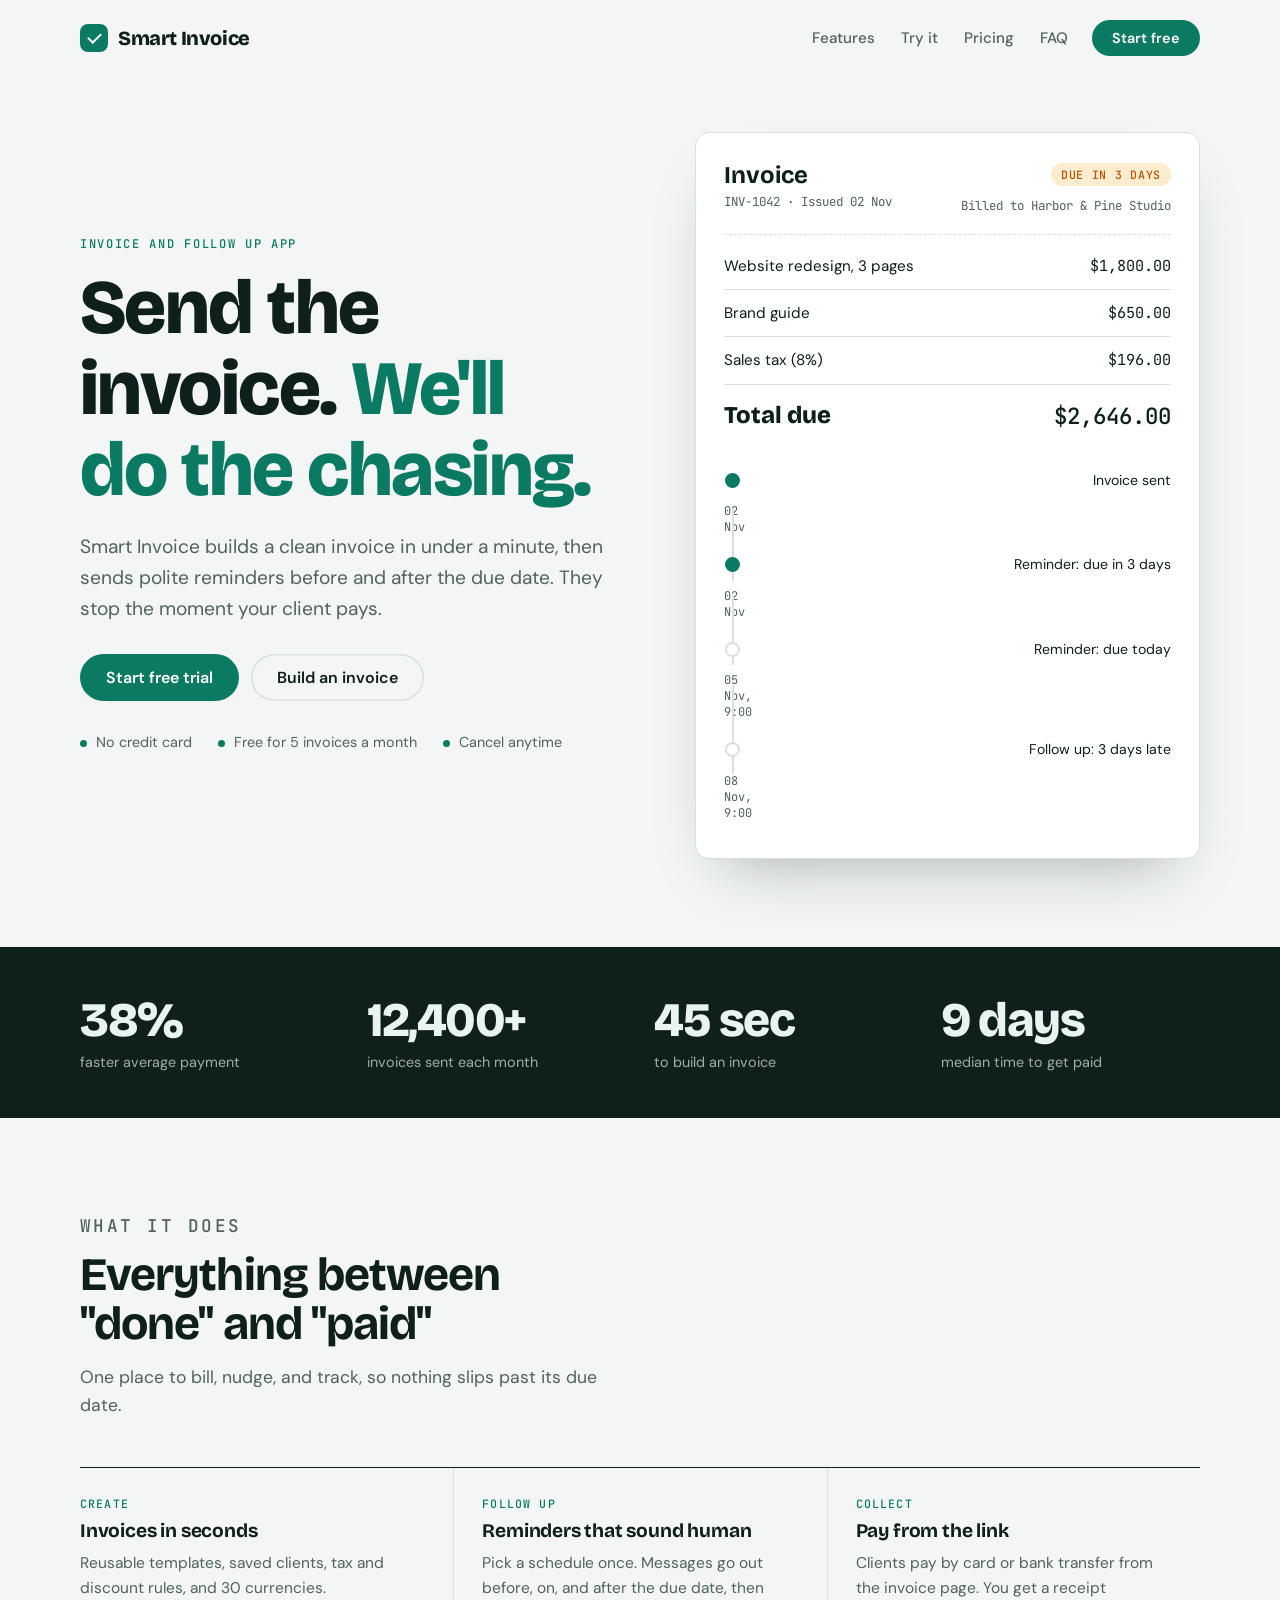
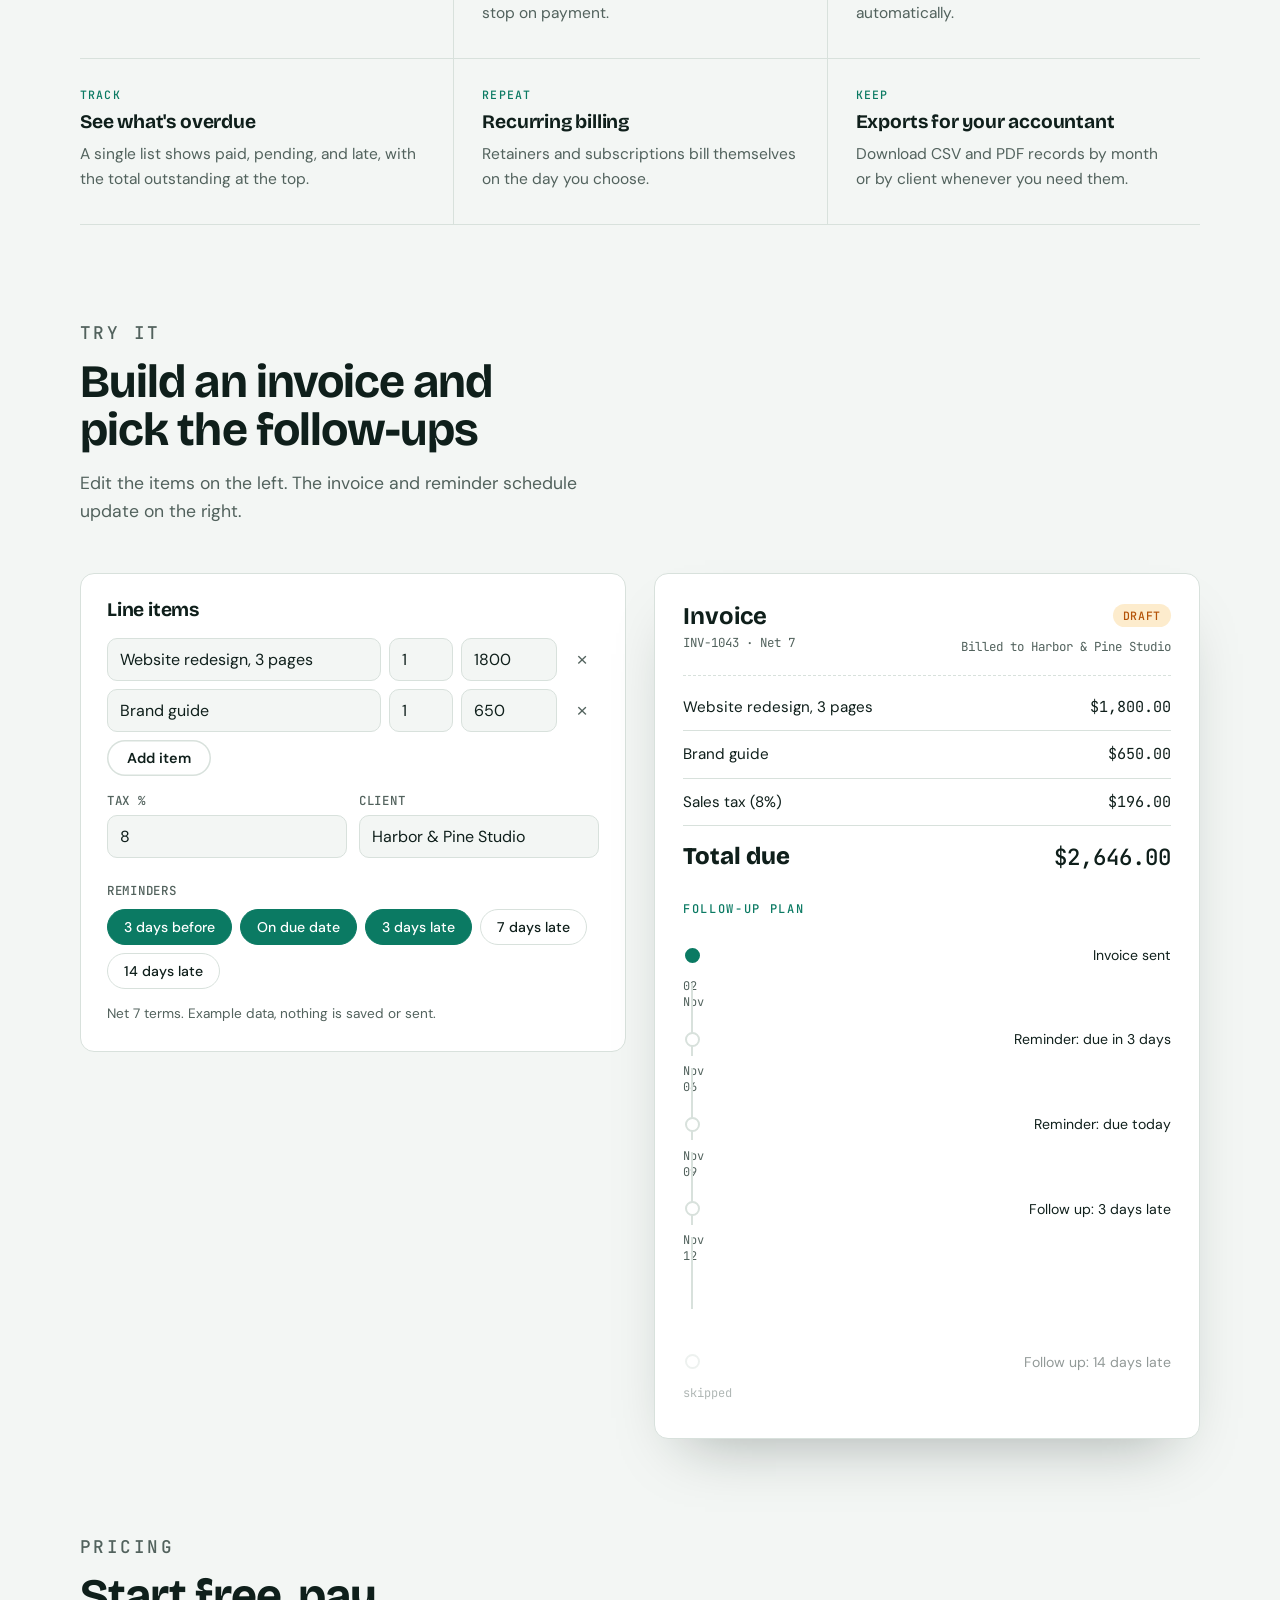
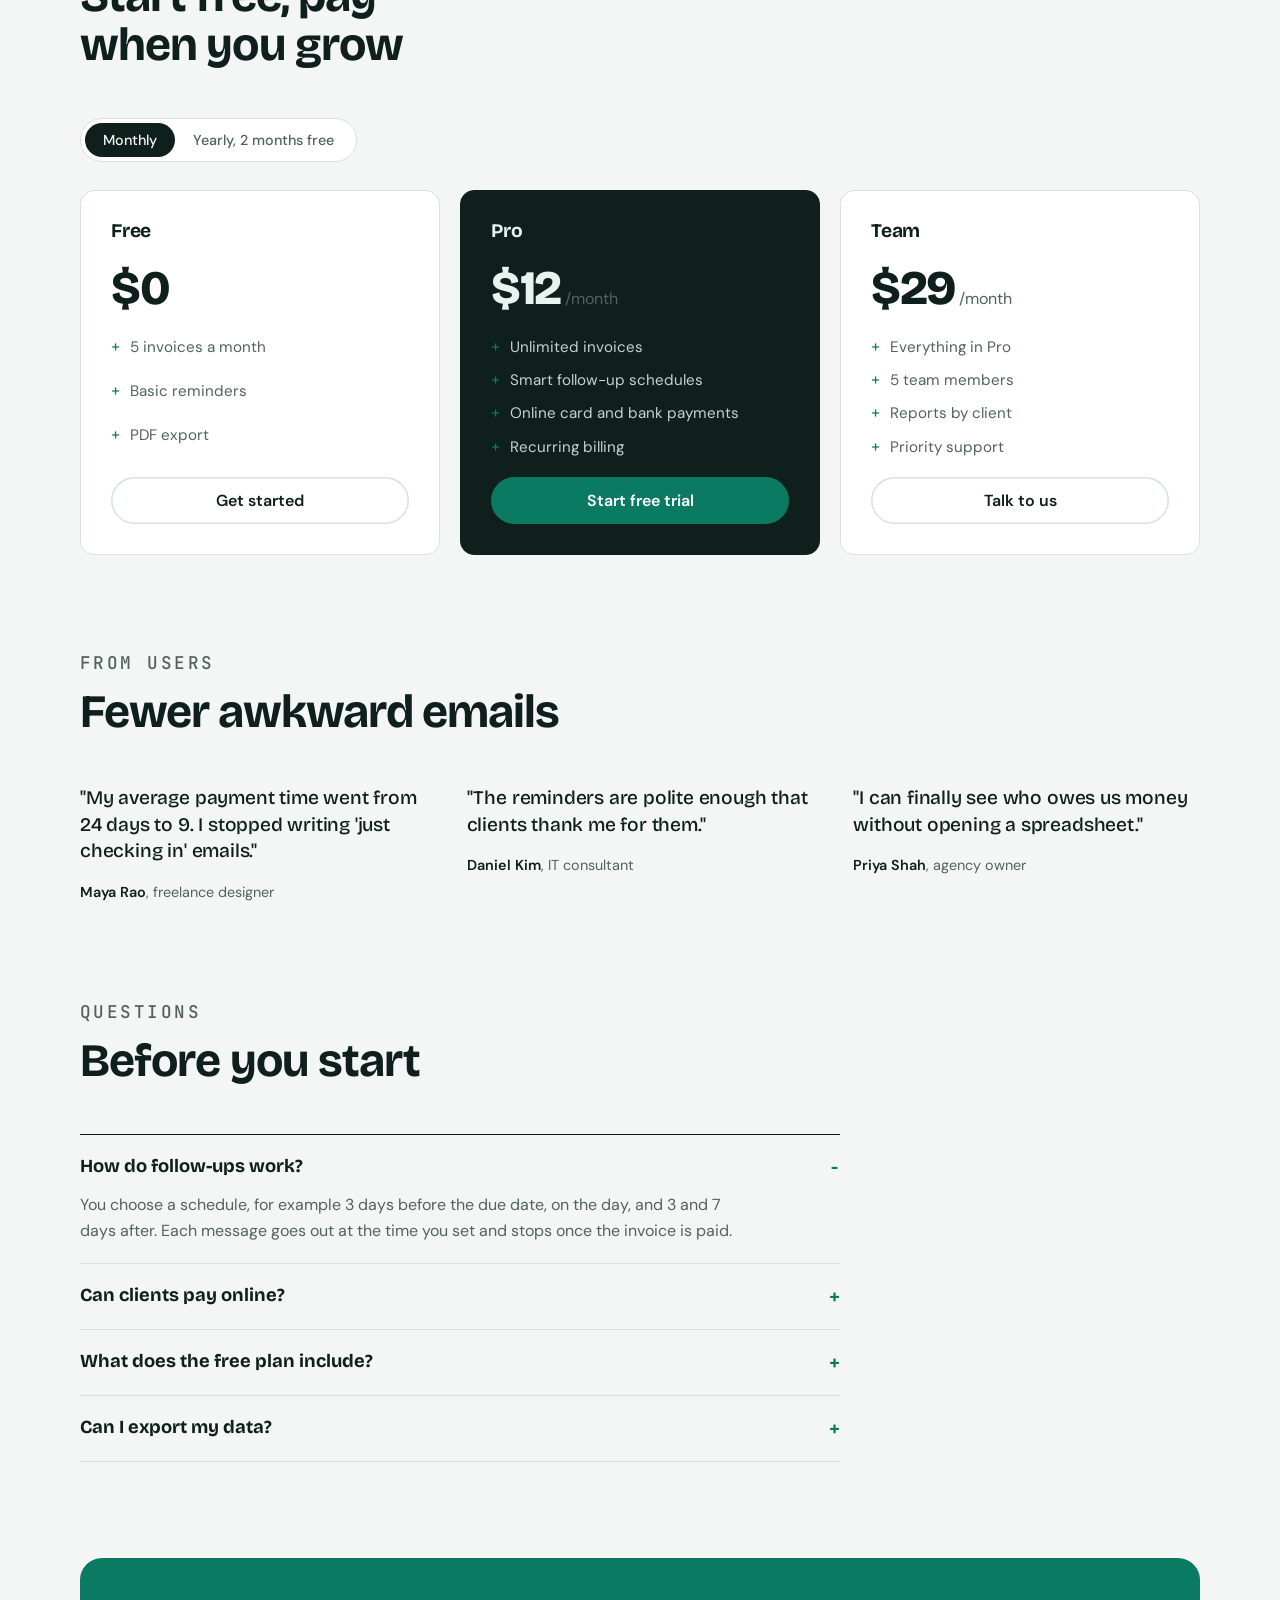
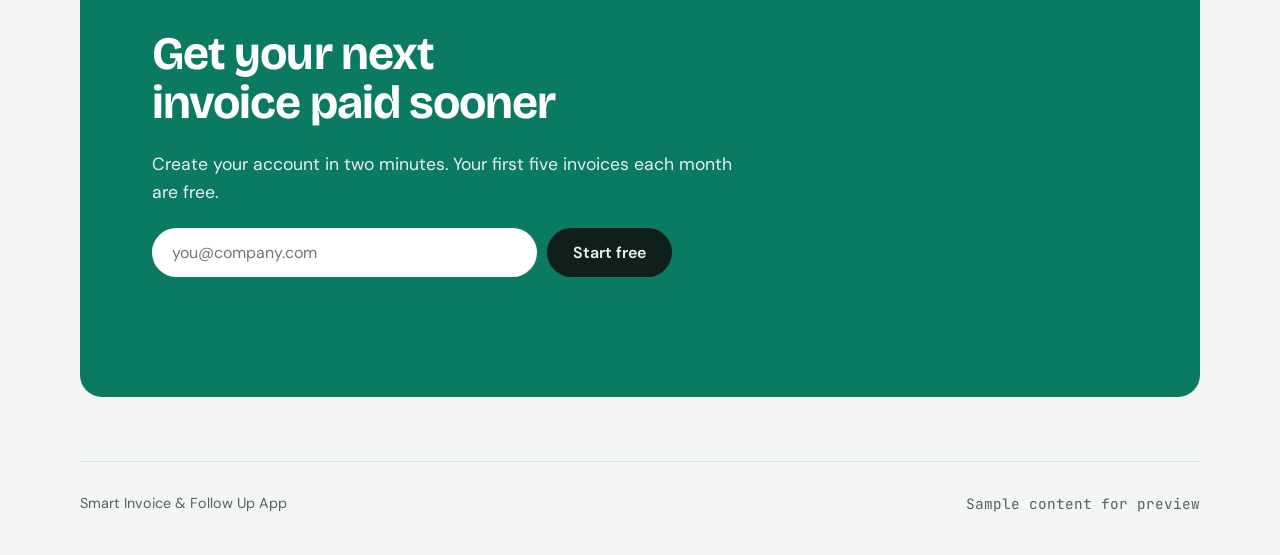
<file: smart-invoice/index.html>
<!doctype html>
<html lang="en">
<head>
<meta charset="utf-8">
<meta name="viewport" content="width=device-width, initial-scale=1">
<title>Smart Invoice</title>
<link rel="preconnect" href="https://fonts.googleapis.com">
<link rel="preconnect" href="https://fonts.gstatic.com" crossorigin>
<link href="https://fonts.googleapis.com/css2?family=Bricolage+Grotesque:opsz,wght@12..96,500;12..96,700;12..96,800&family=DM+Sans:wght@400;500;600&family=JetBrains+Mono:wght@400;500&display=swap" rel="stylesheet">
<style>
/* Layout: ledger-paper landing page. Wide hero with a live invoice sheet, then a working builder, plans, FAQ. */
:root{
  --bg:#f3f6f4; --surface:#ffffff; --ink:#0f1f1b; --mute:#52625d; --line:#d8e1dc;
  --accent:#0b7a63; --accent-ink:#ffffff; --accent-soft:#dff2ec;
  --warn:#b45309; --warn-soft:#fdeccd; --ok:#0b7a63;
  --dark:#0f1f1b; --dark-ink:#e9f3ef;
  --f-display:'Bricolage Grotesque','Helvetica Neue',Arial,sans-serif;
  --f-body:'DM Sans',system-ui,-apple-system,'Segoe UI',sans-serif;
  --f-mono:'JetBrains Mono',ui-monospace,Menlo,Consolas,monospace;
}
@media (prefers-color-scheme:dark){:root:not([data-theme="light"]){
  --bg:#0b1613; --surface:#12221e; --ink:#e9f3ef; --mute:#9db1aa; --line:#24372f;
  --accent:#3fcfa8; --accent-ink:#06231b; --accent-soft:#173a30;
  --warn:#f5b04a; --warn-soft:#3a2b10; --ok:#3fcfa8;
  --dark:#050d0b; --dark-ink:#e9f3ef; color-scheme:dark}}
:root[data-theme="dark"]{
  --bg:#0b1613; --surface:#12221e; --ink:#e9f3ef; --mute:#9db1aa; --line:#24372f;
  --accent:#3fcfa8; --accent-ink:#06231b; --accent-soft:#173a30;
  --warn:#f5b04a; --warn-soft:#3a2b10; --ok:#3fcfa8;
  --dark:#050d0b; --dark-ink:#e9f3ef; color-scheme:dark}

*{box-sizing:border-box}
html{scroll-behavior:smooth}
body{background:var(--bg);color:var(--ink);font:16px/1.6 var(--f-body);margin:0;
  padding-left:max(16px,env(safe-area-inset-left,0px));padding-right:max(16px,env(safe-area-inset-right,0px));}
.wrap{max-width:1120px;margin:0 auto}
h1,h2,h3{font-family:var(--f-display);text-wrap:balance;margin:0;letter-spacing:-.02em;line-height:1.05}
h1{font-size:clamp(2.6rem,6.4vw,4.8rem);font-weight:800}
h2{font-size:clamp(1.9rem,4vw,2.9rem);font-weight:700}
h3{font-size:1.2rem;font-weight:700;letter-spacing:-.01em}
p{margin:0}
a{color:inherit}
:focus-visible{outline:3px solid var(--accent);outline-offset:3px;border-radius:6px}
.mono{font-family:var(--f-mono);font-variant-numeric:tabular-nums}
.eyebrow{font:500 .75rem var(--f-mono);letter-spacing:.14em;text-transform:uppercase;color:var(--accent)}

/* nav */
.nav{display:flex;align-items:center;gap:24px;padding-block:20px}
.logo{font:800 1.25rem var(--f-display);text-decoration:none;display:flex;align-items:center;gap:10px;letter-spacing:-.02em}
.logo i{width:28px;height:28px;border-radius:8px;background:var(--accent);display:grid;place-items:center}
.logo i:after{content:"";width:11px;height:6px;border-left:2.5px solid var(--accent-ink);border-bottom:2.5px solid var(--accent-ink);transform:rotate(-45deg) translate(1px,-1px)}
.nav nav{margin-left:auto;display:flex;gap:26px}
.nav nav a{text-decoration:none;color:var(--mute);font-size:.95rem;font-weight:500}
.nav nav a:hover{color:var(--ink)}
.btn{display:inline-flex;align-items:center;justify-content:center;gap:8px;background:var(--accent);color:var(--accent-ink);border:0;border-radius:999px;padding:13px 26px;font:600 1rem var(--f-body);text-decoration:none;cursor:pointer;transition:transform .15s}
.btn:hover{transform:translateY(-2px)}
.btn.line{background:transparent;color:var(--ink);box-shadow:inset 0 0 0 1.5px var(--line)}
.btn.line:hover{box-shadow:inset 0 0 0 1.5px var(--accent)}
.btn.sm{padding:9px 20px;font-size:.9rem}

/* hero */
.hero{display:grid;grid-template-columns:1.05fr .95fr;gap:56px;align-items:center;padding-block:56px 88px}
.hero .lead{font-size:1.2rem;color:var(--mute);max-width:30em;margin-top:22px}
.hero h1 em{font-style:normal;color:var(--accent)}
.actions{display:flex;gap:12px;flex-wrap:wrap;margin-top:30px}
.facts{display:flex;gap:10px 26px;flex-wrap:wrap;margin:30px 0 0;padding:0;list-style:none;color:var(--mute);font-size:.9rem}
.facts li:before{content:"";display:inline-block;width:7px;height:7px;border-radius:50%;background:var(--accent);margin-right:9px}

/* invoice sheet */
.sheet{background:var(--surface);border:1px solid var(--line);border-radius:14px;padding:28px;box-shadow:0 30px 60px -30px rgba(15,31,27,.35);min-width:0}
.sheet-top{display:flex;justify-content:space-between;gap:16px;flex-wrap:wrap;padding-bottom:18px;border-bottom:1.5px dashed var(--line)}
.sheet-top b{font:700 1.5rem var(--f-display)}
.meta{font:400 .78rem var(--f-mono);color:var(--mute);line-height:1.7}
.badge{display:inline-block;font:500 .72rem var(--f-mono);letter-spacing:.06em;text-transform:uppercase;padding:4px 10px;border-radius:999px;background:var(--warn-soft);color:var(--warn)}
.badge.paid{background:var(--accent-soft);color:var(--ok)}
.rows{display:grid;margin:8px 0}
.row{display:flex;justify-content:space-between;gap:16px;padding:11px 0;border-bottom:1px solid var(--line);font-size:.95rem}
.row span:last-child{font-family:var(--f-mono);font-variant-numeric:tabular-nums;white-space:nowrap}
.row.total{border:0;padding-top:16px;font:800 1.5rem var(--f-display)}
.row.total span:last-child{font:500 1.4rem var(--f-mono)}
.timeline{margin:18px 0 0;padding:0;list-style:none;display:grid;gap:0}
.timeline li{display:grid;grid-template-columns:18px 1fr auto;gap:12px;align-items:center;padding:9px 0;font-size:.88rem;position:relative}
.timeline li:before{content:"";width:11px;height:11px;border-radius:50%;border:2px solid var(--line);background:var(--surface);justify-self:center;position:relative;z-index:1}
.timeline li:after{content:"";position:absolute;left:8px;top:calc(50% + 6px);bottom:calc(-50% + 6px);width:2px;background:var(--line)}
.timeline li:last-child:after{display:none}
.timeline li.on:before{background:var(--accent);border-color:var(--accent)}
.timeline li.off{opacity:.45}
.timeline .when{font:400 .75rem var(--f-mono);color:var(--mute)}

/* stats band */
.band{background:var(--dark);color:var(--dark-ink);margin-inline:calc(-1*max(16px,env(safe-area-inset-left,0px)));padding-inline:max(16px,env(safe-area-inset-left,0px))}
.stats{display:grid;grid-template-columns:repeat(4,1fr);gap:28px;padding-block:44px}
.stats b{display:block;font:800 clamp(2rem,4vw,3rem) var(--f-display);letter-spacing:-.03em}
.stats span{color:#9db1aa;font-size:.9rem}

section.pad{padding-block:96px}
.head{display:grid;gap:14px;max-width:34em;margin-bottom:48px}
.head p{color:var(--mute);font-size:1.1rem}

/* features */
.features{display:grid;grid-template-columns:repeat(3,1fr);gap:0;border-top:1.5px solid var(--ink)}
.feat{padding:28px 28px 32px 0;border-bottom:1px solid var(--line);display:grid;gap:10px;align-content:start;min-width:0}
.feat:not(:nth-child(3n+1)){padding-left:28px;border-left:1px solid var(--line)}
.feat p{color:var(--mute);font-size:.97rem}
.feat .tag{font:500 .72rem var(--f-mono);letter-spacing:.1em;color:var(--accent);text-transform:uppercase}

/* builder */
.builder{display:grid;grid-template-columns:1fr 1fr;gap:28px;align-items:start}
.panel{background:var(--surface);border:1px solid var(--line);border-radius:14px;padding:26px;min-width:0}
.panel h3{margin-bottom:18px}
label.f{display:grid;gap:6px;font:500 .78rem var(--f-mono);letter-spacing:.06em;text-transform:uppercase;color:var(--mute)}
input,select{font:400 1rem var(--f-body);color:var(--ink);background:var(--bg);border:1px solid var(--line);border-radius:10px;padding:10px 12px;min-width:0;width:100%}
input:focus-visible,select:focus-visible{outline-offset:1px}
.item{display:grid;grid-template-columns:1fr 64px 96px 34px;gap:8px;margin-bottom:8px}
.x{background:none;border:0;color:var(--mute);cursor:pointer;font-size:1.2rem;border-radius:8px}
.x:hover{color:var(--warn)}
.two{display:grid;grid-template-columns:1fr 1fr;gap:12px;margin-top:16px}
.sched-label{margin:24px 0 10px;font:500 .78rem var(--f-mono);letter-spacing:.06em;text-transform:uppercase;color:var(--mute)}
.chips{display:flex;flex-wrap:wrap;gap:8px}
.chip{border:1.5px solid var(--line);background:transparent;color:var(--ink);border-radius:999px;padding:8px 16px;font:500 .88rem var(--f-body);cursor:pointer}
.chip[aria-pressed="true"]{background:var(--accent);border-color:var(--accent);color:var(--accent-ink)}
.note{margin-top:14px;font-size:.85rem;color:var(--mute)}

/* pricing */
.plans{display:grid;grid-template-columns:repeat(3,1fr);gap:20px;align-items:stretch}
.plan{background:var(--surface);border:1px solid var(--line);border-radius:14px;padding:30px;display:flex;flex-direction:column;gap:18px;min-width:0}
.plan.pro{background:var(--dark);color:var(--dark-ink);border-color:var(--dark)}
.plan.pro .btn{background:var(--accent);color:var(--accent-ink)}
.plan.pro li{color:#c3d4ce}
.price{font:800 3rem var(--f-display);letter-spacing:-.03em}
.price small{font:400 1rem var(--f-body);color:var(--mute);letter-spacing:0}
.plan ul{list-style:none;margin:0;padding:0;display:grid;gap:9px;flex:1;color:var(--mute);font-size:.95rem}
.plan li:before{content:"+";font-family:var(--f-mono);color:var(--accent);margin-right:10px}
.toggle{display:inline-flex;background:var(--surface);border:1px solid var(--line);border-radius:999px;padding:4px;margin-bottom:28px}
.toggle button{border:0;background:transparent;color:var(--mute);padding:8px 18px;border-radius:999px;font:500 .9rem var(--f-body);cursor:pointer}
.toggle button[aria-pressed="true"]{background:var(--ink);color:var(--bg)}

/* quotes */
.quotes{display:grid;grid-template-columns:repeat(3,1fr);gap:40px}
blockquote{margin:0;display:grid;gap:16px;align-content:start}
blockquote p{font:500 1.2rem/1.4 var(--f-display);letter-spacing:-.01em}
cite{font-style:normal;color:var(--mute);font-size:.9rem}
cite b{color:var(--ink);font-weight:600}

/* faq */
.faq{max-width:760px;border-top:1.5px solid var(--ink)}
details{border-bottom:1px solid var(--line);padding:20px 0}
summary{cursor:pointer;font:700 1.15rem var(--f-display);list-style:none;display:flex;justify-content:space-between;gap:16px}
summary::-webkit-details-marker{display:none}
summary:after{content:"+";font-family:var(--f-mono);color:var(--accent)}
details[open] summary:after{content:"\2212"}
details p{color:var(--mute);margin-top:12px;max-width:60ch}

/* cta */
.cta{background:var(--accent);color:var(--accent-ink);border-radius:22px;padding:clamp(32px,6vw,72px);display:grid;gap:22px;margin-bottom:64px}
.cta p{max-width:34em;opacity:.9;font-size:1.1rem}
.cta h2{max-width:14em}
.signup{display:flex;gap:10px;flex-wrap:wrap;max-width:520px}
.signup input{flex:1;min-width:220px;background:var(--surface);color:var(--ink);border:0;border-radius:999px;padding:14px 20px}
.signup .btn{background:var(--dark);color:var(--dark-ink)}
.msg{min-height:1.5em;font-weight:500}

footer{border-top:1px solid var(--line);padding-block:30px 40px;color:var(--mute);font-size:.9rem;display:flex;gap:16px;flex-wrap:wrap;justify-content:space-between}

@media (max-width:900px){
  .hero,.builder{grid-template-columns:1fr}
  .hero{gap:40px;padding-block:32px 64px}
  .stats{grid-template-columns:repeat(2,1fr)}
  .features,.plans,.quotes{grid-template-columns:1fr}
  .feat,.feat:not(:nth-child(3n+1)){padding:24px 0;border-left:0}
  .quotes{gap:32px}
  .nav nav{display:none}
  .nav .btn{margin-left:auto}
  section.pad{padding-block:64px}
}
@media (max-width:480px){.item{grid-template-columns:1fr 54px 80px 30px}.two{grid-template-columns:1fr}}
@media (prefers-reduced-motion:reduce){*{transition:none!important;scroll-behavior:auto!important}}
</style>

</head>
<body>
<div class="wrap">
  <header class="nav">
    <a class="logo" href="#top"><i></i>Smart Invoice</a>
    <nav>
      <a href="#features">Features</a><a href="#try">Try it</a><a href="#pricing">Pricing</a><a href="#faq">FAQ</a>
    </nav>
    <a class="btn sm" href="#join">Start free</a>
  </header>

  <main id="top">
    <section class="hero">
      <div>
        <p class="eyebrow">Invoice and follow up app</p>
        <h1 style="margin-top:16px">Send the invoice. <em>We'll do the chasing.</em></h1>
        <p class="lead">Smart Invoice builds a clean invoice in under a minute, then sends polite reminders before and after the due date. They stop the moment your client pays.</p>
        <div class="actions">
          <a class="btn" href="#join">Start free trial</a>
          <a class="btn line" href="#try">Build an invoice</a>
        </div>
        <ul class="facts"><li>No credit card</li><li>Free for 5 invoices a month</li><li>Cancel anytime</li></ul>
      </div>

      <aside class="sheet" aria-label="Sample invoice">
        <div class="sheet-top">
          <div><b>Invoice</b><div class="meta">INV-1042 · Issued 02 Nov</div></div>
          <div style="text-align:right"><span class="badge">Due in 3 days</span><div class="meta" style="margin-top:8px">Billed to Harbor &amp; Pine Studio</div></div>
        </div>
        <div class="rows">
          <div class="row"><span>Website redesign, 3 pages</span><span>$1,800.00</span></div>
          <div class="row"><span>Brand guide</span><span>$650.00</span></div>
          <div class="row"><span>Sales tax (8%)</span><span>$196.00</span></div>
          <div class="row total"><span>Total due</span><span>$2,646.00</span></div>
        </div>
        <ul class="timeline" aria-label="Reminder schedule">
          <li class="on"><span></span><span>Invoice sent</span><span class="when">02 Nov</span></li>
          <li class="on"><span></span><span>Reminder: due in 3 days</span><span class="when">02 Nov</span></li>
          <li><span></span><span>Reminder: due today</span><span class="when">05 Nov, 9:00</span></li>
          <li><span></span><span>Follow up: 3 days late</span><span class="when">08 Nov, 9:00</span></li>
        </ul>
      </aside>
    </section>
  </main>
</div>

<div class="band">
  <div class="wrap stats">
    <div><b class="count" data-n="38" data-s="%">38%</b><span>faster average payment</span></div>
    <div><b class="count" data-n="12400" data-s="+">12,400+</b><span>invoices sent each month</span></div>
    <div><b class="count" data-n="45" data-s=" sec">45 sec</b><span>to build an invoice</span></div>
    <div><b class="count" data-n="9" data-s=" days">9 days</b><span>median time to get paid</span></div>
  </div>
</div>

<div class="wrap">
  <section class="pad" id="features">
    <div class="head"><p class="eyebrow">What it does</p><h2>Everything between "done" and "paid"</h2><p>One place to bill, nudge, and track, so nothing slips past its due date.</p></div>
    <div class="features">
      <article class="feat"><span class="tag">Create</span><h3>Invoices in seconds</h3><p>Reusable templates, saved clients, tax and discount rules, and 30 currencies.</p></article>
      <article class="feat"><span class="tag">Follow up</span><h3>Reminders that sound human</h3><p>Pick a schedule once. Messages go out before, on, and after the due date, then stop on payment.</p></article>
      <article class="feat"><span class="tag">Collect</span><h3>Pay from the link</h3><p>Clients pay by card or bank transfer from the invoice page. You get a receipt automatically.</p></article>
      <article class="feat"><span class="tag">Track</span><h3>See what's overdue</h3><p>A single list shows paid, pending, and late, with the total outstanding at the top.</p></article>
      <article class="feat"><span class="tag">Repeat</span><h3>Recurring billing</h3><p>Retainers and subscriptions bill themselves on the day you choose.</p></article>
      <article class="feat"><span class="tag">Keep</span><h3>Exports for your accountant</h3><p>Download CSV and PDF records by month or by client whenever you need them.</p></article>
    </div>
  </section>

  <section class="pad" id="try" style="padding-top:0">
    <div class="head"><p class="eyebrow">Try it</p><h2>Build an invoice and pick the follow-ups</h2><p>Edit the items on the left. The invoice and reminder schedule update on the right.</p></div>
    <div class="builder">
      <div class="panel">
        <h3>Line items</h3>
        <div id="items"></div>
        <button class="btn line sm" id="add" type="button">Add item</button>
        <div class="two">
          <label class="f" for="tax">Tax %<input id="tax" type="number" min="0" max="50" step="0.5" value="8"></label>
          <label class="f" for="client">Client<input id="client" type="text" value="Harbor &amp; Pine Studio"></label>
        </div>
        <p class="sched-label">Reminders</p>
        <div class="chips" id="chips">
          <button class="chip" type="button" aria-pressed="true" data-day="-3">3 days before</button>
          <button class="chip" type="button" aria-pressed="true" data-day="0">On due date</button>
          <button class="chip" type="button" aria-pressed="true" data-day="3">3 days late</button>
          <button class="chip" type="button" aria-pressed="false" data-day="7">7 days late</button>
          <button class="chip" type="button" aria-pressed="false" data-day="14">14 days late</button>
        </div>
        <p class="note">Net 7 terms. Example data, nothing is saved or sent.</p>
      </div>
      <div class="sheet" aria-live="polite">
        <div class="sheet-top">
          <div><b>Invoice</b><div class="meta">INV-1043 · Net 7</div></div>
          <div style="text-align:right"><span class="badge">Draft</span><div class="meta" style="margin-top:8px" id="pvClient"></div></div>
        </div>
        <div class="rows" id="pvRows"></div>
        <p class="eyebrow" style="margin-top:18px">Follow-up plan</p>
        <ul class="timeline" id="pvTimeline"></ul>
      </div>
    </div>
  </section>

  <section class="pad" id="pricing" style="padding-top:0">
    <div class="head"><p class="eyebrow">Pricing</p><h2>Start free, pay when you grow</h2></div>
    <div class="toggle" role="group" aria-label="Billing period">
      <button type="button" id="mo" aria-pressed="true">Monthly</button>
      <button type="button" id="yr" aria-pressed="false">Yearly, 2 months free</button>
    </div>
    <div class="plans">
      <article class="plan"><h3>Free</h3><div class="price">$0</div>
        <ul><li>5 invoices a month</li><li>Basic reminders</li><li>PDF export</li></ul><a class="btn line" href="#join">Get started</a></article>
      <article class="plan pro"><h3>Pro</h3><div class="price"><span id="proPrice">$12</span><small> /month</small></div>
        <ul><li>Unlimited invoices</li><li>Smart follow-up schedules</li><li>Online card and bank payments</li><li>Recurring billing</li></ul><a class="btn" href="#join">Start free trial</a></article>
      <article class="plan"><h3>Team</h3><div class="price"><span id="teamPrice">$29</span><small> /month</small></div>
        <ul><li>Everything in Pro</li><li>5 team members</li><li>Reports by client</li><li>Priority support</li></ul><a class="btn line" href="#join">Talk to us</a></article>
    </div>
  </section>

  <section class="pad" style="padding-top:0">
    <div class="head"><p class="eyebrow">From users</p><h2>Fewer awkward emails</h2></div>
    <div class="quotes">
      <blockquote><p>"My average payment time went from 24 days to 9. I stopped writing 'just checking in' emails."</p><cite><b>Maya Rao</b>, freelance designer</cite></blockquote>
      <blockquote><p>"The reminders are polite enough that clients thank me for them."</p><cite><b>Daniel Kim</b>, IT consultant</cite></blockquote>
      <blockquote><p>"I can finally see who owes us money without opening a spreadsheet."</p><cite><b>Priya Shah</b>, agency owner</cite></blockquote>
    </div>
  </section>

  <section class="pad" id="faq" style="padding-top:0">
    <div class="head"><p class="eyebrow">Questions</p><h2>Before you start</h2></div>
    <div class="faq">
      <details open><summary>How do follow-ups work?</summary><p>You choose a schedule, for example 3 days before the due date, on the day, and 3 and 7 days after. Each message goes out at the time you set and stops once the invoice is paid.</p></details>
      <details><summary>Can clients pay online?</summary><p>Yes. Every invoice has a payment link that accepts cards and bank transfers.</p></details>
      <details><summary>What does the free plan include?</summary><p>Five invoices a month with basic reminders and PDF export. No card needed.</p></details>
      <details><summary>Can I export my data?</summary><p>Yes. Export all invoices and client records as CSV or PDF at any time.</p></details>
    </div>
  </section>

  <section class="cta" id="join">
    <h2>Get your next invoice paid sooner</h2>
    <p>Create your account in two minutes. Your first five invoices each month are free.</p>
    <form class="signup" id="signup">
      <input id="email" type="email" placeholder="you@company.com" aria-label="Email address" required>
      <button class="btn" type="submit">Start free</button>
    </form>
    <p class="msg" id="msg" role="status"></p>
  </section>

  <footer><span>Smart Invoice &amp; Follow Up App</span><span class="mono">Sample content for preview</span></footer>
</div>

<script>
(function(){
  var $=function(s){return document.querySelector(s)};
  var fmt=function(n){return n.toLocaleString('en-US',{style:'currency',currency:'USD'})};
  var esc=function(s){return String(s).replace(/[&<>"]/g,function(c){return{'&':'&amp;','<':'&lt;','>':'&gt;','"':'&quot;'}[c]})};
  var items=[{d:'Website redesign, 3 pages',q:1,p:1800},{d:'Brand guide',q:1,p:650}];
  var box=$('#items');

  function renderItems(){
    box.innerHTML=items.map(function(it,i){
      return '<div class="item"><input aria-label="Description" data-i="'+i+'" data-k="d" value="'+esc(it.d)+'">'+
      '<input aria-label="Quantity" type="number" min="1" data-i="'+i+'" data-k="q" value="'+it.q+'">'+
      '<input aria-label="Price" type="number" min="0" step="0.01" data-i="'+i+'" data-k="p" value="'+it.p+'">'+
      '<button class="x" type="button" aria-label="Remove item" data-x="'+i+'">&times;</button></div>';
    }).join('');
  }
  var days=[-3,0,3];
  function dateLabel(off){
    var d=new Date(2026,10,2+7+off);
    return d.toLocaleDateString('en-US',{day:'2-digit',month:'short'});
  }
  function preview(){
    var sub=items.reduce(function(s,i){return s+(+i.q||0)*(+i.p||0)},0);
    var t=+$('#tax').value||0, tax=sub*t/100;
    $('#pvClient').textContent='Billed to '+($('#client').value||'Client');
    $('#pvRows').innerHTML=items.map(function(i){
      return '<div class="row"><span>'+esc(i.d||'Item')+((+i.q>1)?' × '+i.q:'')+'</span><span>'+fmt((+i.q||0)*(+i.p||0))+'</span></div>';
    }).join('')+'<div class="row"><span>Sales tax ('+t+'%)</span><span>'+fmt(tax)+'</span></div>'+
    '<div class="row total"><span>Total due</span><span>'+fmt(sub+tax)+'</span></div>';
    var all=[-3,0,3,7,14];
    var html='<li class="on"><span></span><span>Invoice sent</span><span class="when">02 Nov</span></li>';
    all.forEach(function(d){
      var on=days.indexOf(d)>-1;
      var name=d<0?'Reminder: due in '+(-d)+' days':d===0?'Reminder: due today':'Follow up: '+d+' days late';
      html+='<li class="'+(on?'':'off')+'"><span></span><span>'+name+'</span><span class="when">'+(on?dateLabel(d):'skipped')+'</span></li>';
    });
    $('#pvTimeline').innerHTML=html;
  }
  box.addEventListener('input',function(e){
    var t=e.target,i=t.dataset.i;if(i==null)return;
    items[i][t.dataset.k]=t.dataset.k==='d'?t.value:parseFloat(t.value)||0;preview();
  });
  box.addEventListener('click',function(e){
    var x=e.target.dataset.x;if(x==null)return;
    if(items.length>1){items.splice(+x,1);renderItems();preview();}
  });
  $('#add').onclick=function(){items.push({d:'New item',q:1,p:100});renderItems();preview();};
  $('#tax').oninput=preview;$('#client').oninput=preview;
  $('#chips').addEventListener('click',function(e){
    var b=e.target.closest('.chip');if(!b)return;
    var on=b.getAttribute('aria-pressed')!=='true';
    b.setAttribute('aria-pressed',on);
    var d=+b.dataset.day;
    days=days.filter(function(x){return x!==d});if(on)days.push(d);
    preview();
  });
  renderItems();preview();

  // pricing toggle
  function plans(yearly){
    $('#proPrice').textContent=yearly?'$10':'$12';
    $('#teamPrice').textContent=yearly?'$24':'$29';
    $('#mo').setAttribute('aria-pressed',!yearly);$('#yr').setAttribute('aria-pressed',yearly);
  }
  $('#mo').onclick=function(){plans(false)};$('#yr').onclick=function(){plans(true)};

  // signup
  $('#signup').addEventListener('submit',function(e){
    e.preventDefault();
    $('#msg').textContent='Thanks. This is a preview, so nothing was sent to '+$('#email').value+'.';
  });
})();
</script>
</body>
</html>
</file>
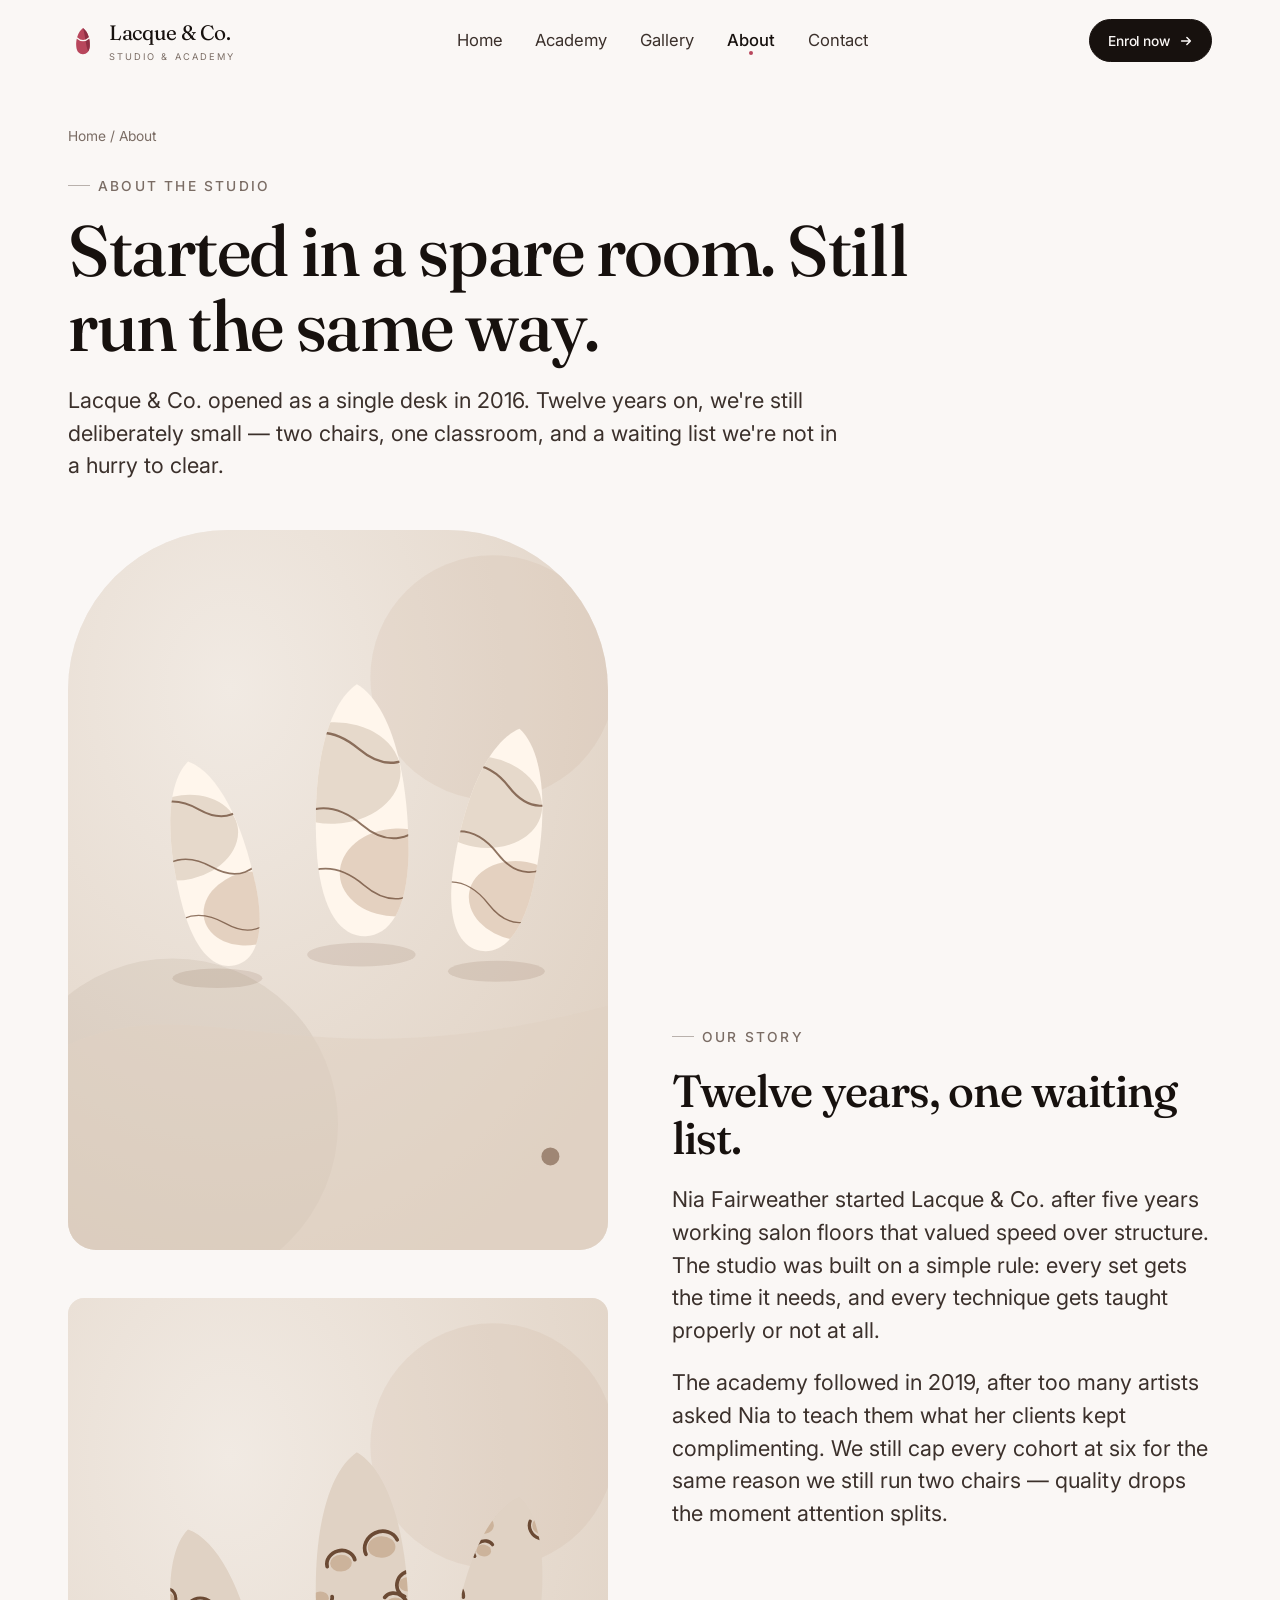
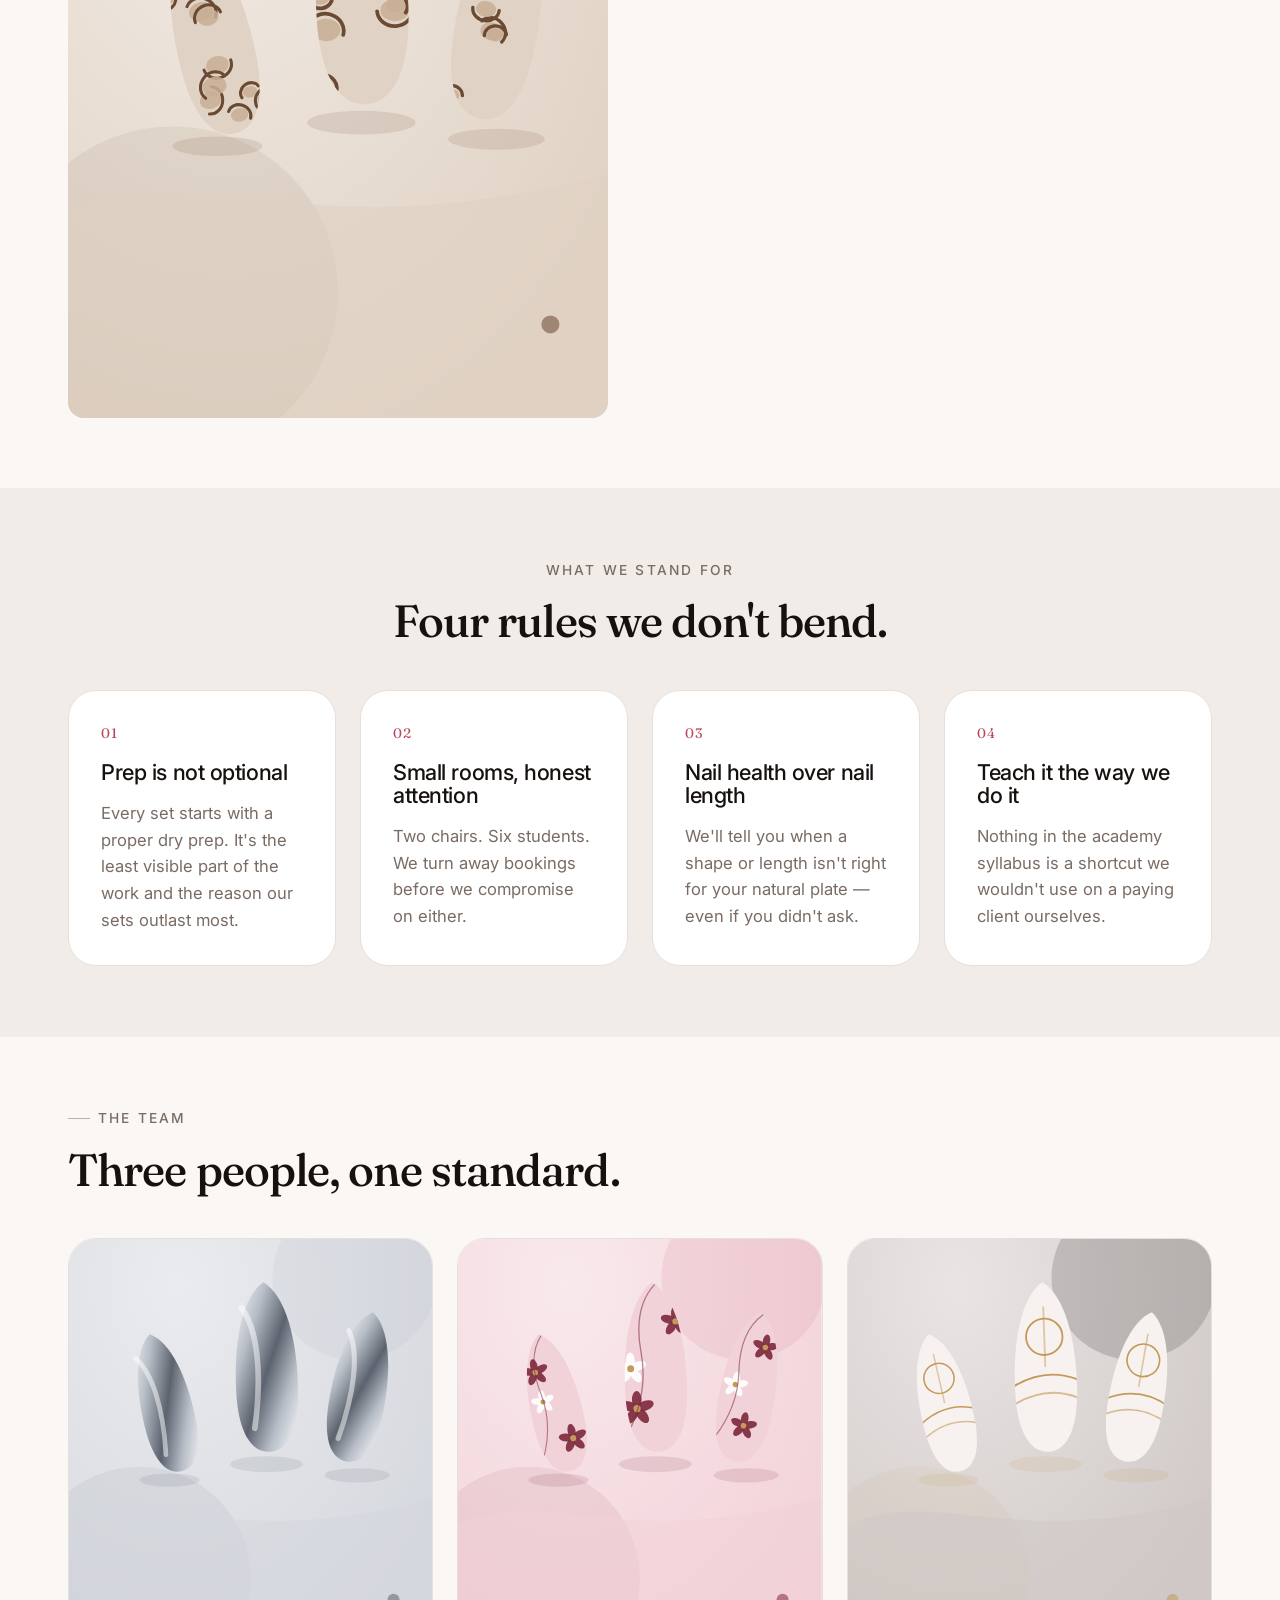
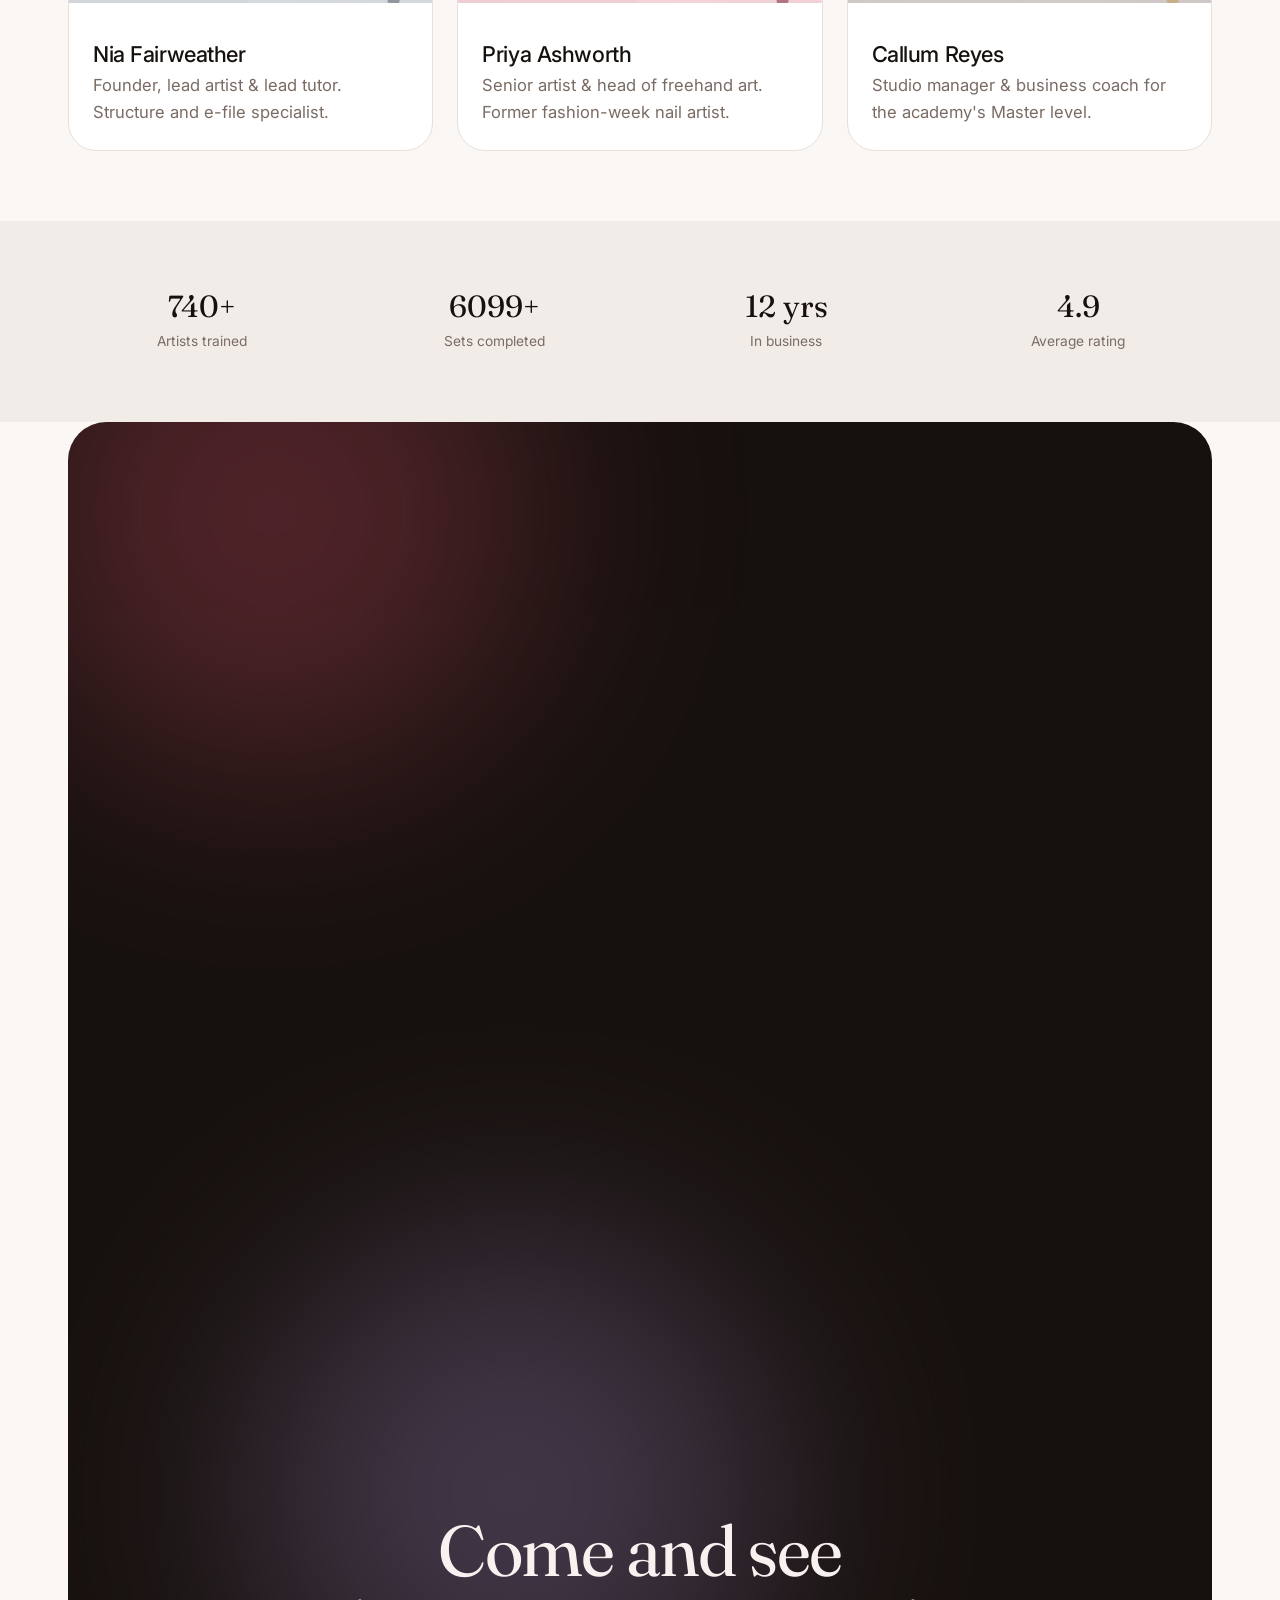
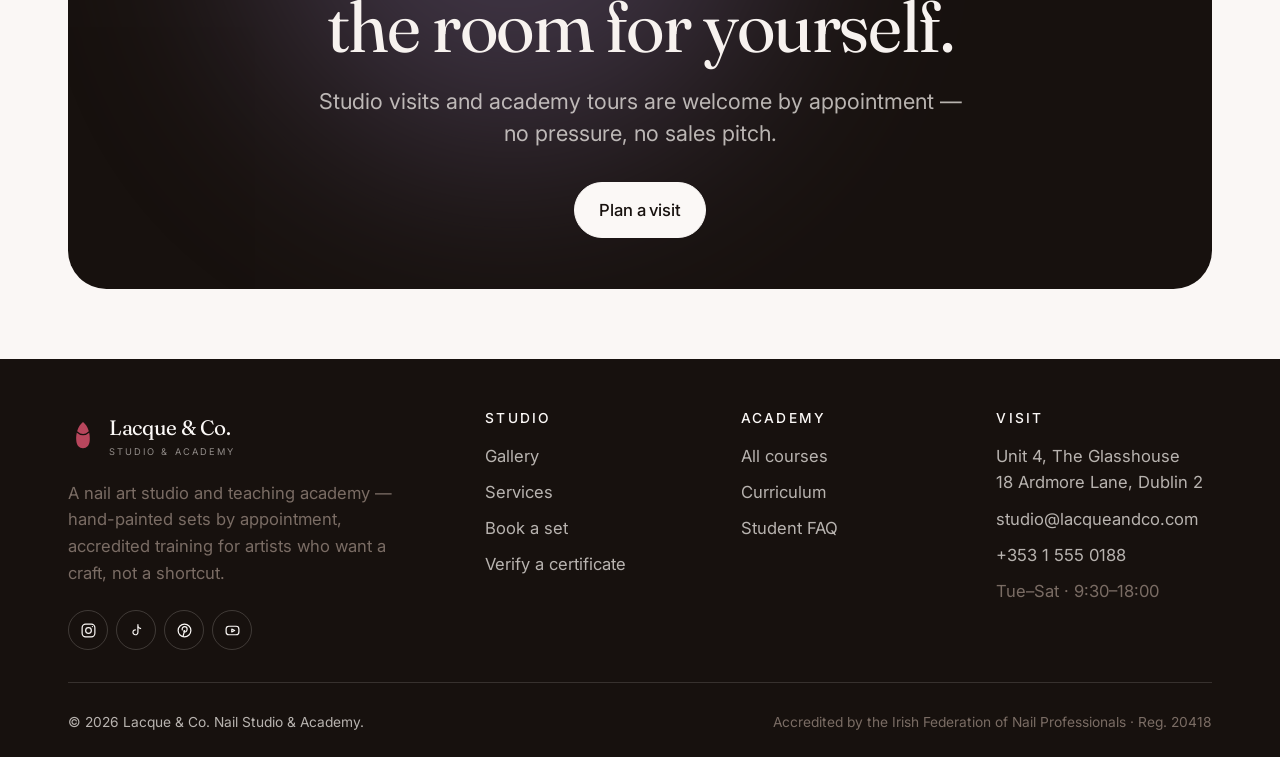
<file: about.html>
<!doctype html>
<html lang="en">
<head>
<meta charset="utf-8">
<meta name="viewport" content="width=device-width, initial-scale=1">
<meta name="theme-color" content="#FAF7F5">
<link rel="preconnect" href="https://fonts.googleapis.com">
<link rel="preconnect" href="https://fonts.gstatic.com" crossorigin>
<link rel="stylesheet" href="https://fonts.googleapis.com/css2?family=Fraunces:ital,opsz,wght@0,9..144,300..600;1,9..144,300..600&family=Inter:wght@400;500;600&display=swap">
<link rel="stylesheet" href="assets/css/style.css">
<link rel="icon" href="data:image/svg+xml,%3Csvg xmlns='http://www.w3.org/2000/svg' viewBox='0 0 32 32'%3E%3Cpath d='M16 3c5 4 7 12 6.5 19C22 27 19.5 29 16 29s-6-2-6.5-7C9 15 11 7 16 3Z' fill='%23B8465C'/%3E%3C/svg%3E">
<script defer src="assets/js/art.js"></script>
<script defer src="assets/js/main.js"></script>
<title>About — Lacque &amp; Co. Nail Art Studio &amp; Academy</title>
<meta name="description" content="Founded in 2016, Lacque &amp; Co. is a small, deliberately unhurried nail art studio and teaching academy in Dublin. Meet the team behind it.">
<meta property="og:title" content="About — Lacque &amp; Co. Nail Art Studio &amp; Academy">
<meta property="og:description" content="Founded in 2016, Lacque &amp; Co. is a small, deliberately unhurried nail art studio and teaching academy in Dublin. Meet the team behind it.">
<meta property="og:type" content="website">
</head>
<body>
<a class="sr-only" href="#main">Skip to content</a>
<header class="site-header">
  <div class="wrap">
    <nav class="nav" aria-label="Primary">
      <a class="brand" href="index.html">
        <span class="brand__mark" aria-hidden="true">
          <svg viewBox="0 0 32 32" fill="none">
            <path d="M16 2c5.5 4.2 7.8 12.4 7.2 19.6C22.8 27.4 20 30 16 30s-6.8-2.6-7.2-8.4C8.2 14.4 10.5 6.2 16 2Z" fill="#B8465C"/>
            <path d="M16 2c5.5 4.2 7.8 12.4 7.2 19.6-.2 2.3-.8 4.1-1.7 5.4-2.6-6.4-3-16.4-5.5-25Z" fill="#8E2F44"/>
            <path d="M9.6 12.8c3.9 3.6 9 3.6 12.8 0" stroke="#FAF7F5" stroke-width="1.6" stroke-linecap="round"/>
          </svg>
        </span>
        <span>Lacque &amp; Co.<small>Studio &amp; Academy</small></span>
      </a>

      <ul class="nav__links">
        <li><a class="nav-link" href="index.html">Home</a></li>
        <li><a class="nav-link" href="academy.html">Academy</a></li>
        <li><a class="nav-link" href="gallery.html">Gallery</a></li>
        <li><a class="nav-link" href="about.html" aria-current="page">About</a></li>
        <li><a class="nav-link" href="contact.html">Contact</a></li>
      </ul>

      <a class="btn btn--sm nav__cta" href="contact.html?intent=course">Enrol now
        <svg class="arrow" width="14" height="14" viewBox="0 0 16 16" fill="none" stroke="currentColor" stroke-width="1.7" stroke-linecap="round" stroke-linejoin="round" aria-hidden="true"><path d="M3 8h10M9 4l4 4-4 4"/></svg>
      </a>

      <button class="burger" type="button" aria-expanded="false" aria-controls="mobile-menu" aria-label="Toggle menu"><span></span></button>
    </nav>
  </div>
</header>

<div class="mobile-menu" id="mobile-menu">
  <a class="nav-link" href="index.html">Home</a>
  <a class="nav-link" href="academy.html">Academy</a>
  <a class="nav-link" href="gallery.html">Gallery</a>
  <a class="nav-link" href="about.html" aria-current="page">About</a>
  <a class="nav-link" href="contact.html">Contact</a>
  <a class="btn" href="contact.html?intent=course">Enrol now</a>
</div>
<main id="main">
<section class="page-hero">
  <div class="wrap">
    <p class="crumbs"><a href="index.html">Home</a> / About</p>
    <span class="eyebrow" data-reveal>About the studio</span>
    <h1 class="h1" style="margin-top:1rem;max-width:20ch" data-reveal data-reveal-delay="60">Started in a spare room. Still run the same way.</h1>
    <p class="lede" style="margin-top:1.25rem;max-width:56ch" data-reveal data-reveal-delay="120">Lacque &amp; Co. opened as a single desk in 2016. Twelve years on, we're still deliberately small — two chairs, one classroom, and a waiting list we're not in a hurry to clear.</p>
  </div>
</section>

<section class="section" style="padding-top:1rem">
  <div class="wrap split">
    <div class="grid grid--2" style="gap:1rem" data-reveal>
      <div class="art" data-art="marble" data-palette="mocha" data-seed="about-1" style="border-radius:160px 160px var(--radius-lg) var(--radius-lg)"></div>
      <div class="art" data-art="leopard" data-palette="mocha" data-seed="about-2" style="margin-top:2rem"></div>
    </div>
    <div class="stack" style="--stack:1.25rem" data-reveal data-reveal-delay="100">
      <span class="eyebrow">Our story</span>
      <h2 class="h2">Twelve years, one waiting list.</h2>
      <p class="lede muted">Nia Fairweather started Lacque &amp; Co. after five years working salon floors that valued speed over structure. The studio was built on a simple rule: every set gets the time it needs, and every technique gets taught properly or not at all.</p>
      <p class="lede muted">The academy followed in 2019, after too many artists asked Nia to teach them what her clients kept complimenting. We still cap every cohort at six for the same reason we still run two chairs — quality drops the moment attention splits.</p>
    </div>
  </div>
</section>

<section class="section section--sunk">
  <div class="wrap">
    <div class="section-head center" style="margin-inline:auto;text-align:center">
      <span class="eyebrow eyebrow--plain" data-reveal style="justify-self:center">What we stand for</span>
      <h2 class="h2" data-reveal data-reveal-delay="60">Four rules we don't bend.</h2>
    </div>
    <div class="grid grid--4">
      <article class="card" data-reveal>
        <span class="card__num">01</span>
        <h3 class="h4">Prep is not optional</h3>
        <p class="muted">Every set starts with a proper dry prep. It's the least visible part of the work and the reason our sets outlast most.</p>
      </article>
      <article class="card" data-reveal data-reveal-delay="60">
        <span class="card__num">02</span>
        <h3 class="h4">Small rooms, honest attention</h3>
        <p class="muted">Two chairs. Six students. We turn away bookings before we compromise on either.</p>
      </article>
      <article class="card" data-reveal data-reveal-delay="120">
        <span class="card__num">03</span>
        <h3 class="h4">Nail health over nail length</h3>
        <p class="muted">We'll tell you when a shape or length isn't right for your natural plate — even if you didn't ask.</p>
      </article>
      <article class="card" data-reveal data-reveal-delay="180">
        <span class="card__num">04</span>
        <h3 class="h4">Teach it the way we do it</h3>
        <p class="muted">Nothing in the academy syllabus is a shortcut we wouldn't use on a paying client ourselves.</p>
      </article>
    </div>
  </div>
</section>

<section class="section">
  <div class="wrap">
    <div class="section-head">
      <span class="eyebrow" data-reveal>The team</span>
      <h2 class="h2" data-reveal data-reveal-delay="60">Three people, one standard.</h2>
    </div>
    <div class="grid grid--3">
      <article class="card" data-reveal style="padding:0;overflow:hidden">
        <div class="art art--square" data-art="chrome" data-palette="chrome" data-seed="tutor-nia" style="border-radius:0"></div>
        <div style="padding:1.5rem">
          <h3 class="h4">Nia Fairweather</h3>
          <p class="muted" style="margin-top:.4rem">Founder, lead artist &amp; lead tutor. Structure and e-file specialist.</p>
        </div>
      </article>
      <article class="card" data-reveal data-reveal-delay="80" style="padding:0;overflow:hidden">
        <div class="art art--square" data-art="floral" data-palette="rose" data-seed="tutor-priya" style="border-radius:0"></div>
        <div style="padding:1.5rem">
          <h3 class="h4">Priya Ashworth</h3>
          <p class="muted" style="margin-top:.4rem">Senior artist &amp; head of freehand art. Former fashion-week nail artist.</p>
        </div>
      </article>
      <article class="card" data-reveal data-reveal-delay="160" style="padding:0;overflow:hidden">
        <div class="art art--square" data-art="line" data-palette="noir" data-seed="tutor-callum" style="border-radius:0"></div>
        <div style="padding:1.5rem">
          <h3 class="h4">Callum Reyes</h3>
          <p class="muted" style="margin-top:.4rem">Studio manager &amp; business coach for the academy's Master level.</p>
        </div>
      </article>
    </div>
  </div>
</section>

<section class="section section--sunk">
  <div class="wrap">
    <div class="grid grid--4" style="text-align:center">
      <div data-reveal><div class="stat__num h2" data-count="740" data-count-suffix="+">740+</div><div class="stat__label" style="margin-top:.5rem">Artists trained</div></div>
      <div data-reveal data-reveal-delay="60"><div class="stat__num h2" data-count="6100" data-count-suffix="+">6,100+</div><div class="stat__label" style="margin-top:.5rem">Sets completed</div></div>
      <div data-reveal data-reveal-delay="120"><div class="stat__num h2" data-count="12" data-count-suffix=" yrs">12 yrs</div><div class="stat__label" style="margin-top:.5rem">In business</div></div>
      <div data-reveal data-reveal-delay="180"><div class="stat__num h2" data-count="4.9">4.9</div><div class="stat__label" style="margin-top:.5rem">Average rating</div></div>
    </div>
  </div>
</section>

<section class="section" style="padding-top:0">
  <div class="wrap">
    <div class="cta" data-reveal>
      <div class="cta__glow cta__glow--a" aria-hidden="true"></div>
      <div class="cta__glow cta__glow--b" aria-hidden="true"></div>
      <h2 class="h1 serif">Come and see<br>the room for yourself.</h2>
      <p class="lede" style="margin:1.25rem auto 0;max-width:46ch;color:rgba(247,242,239,.72)">Studio visits and academy tours are welcome by appointment — no pressure, no sales pitch.</p>
      <div class="cta__actions">
        <a class="btn btn--light" href="contact.html">Plan a visit</a>
      </div>
    </div>
  </div>
</section>
</main>
<footer class="site-footer">
  <div class="wrap">
    <div class="footer__top">
      <div class="footer__brand">
        <a class="brand" href="index.html">
          <span class="brand__mark" aria-hidden="true">
            <svg viewBox="0 0 32 32" fill="none">
              <path d="M16 2c5.5 4.2 7.8 12.4 7.2 19.6C22.8 27.4 20 30 16 30s-6.8-2.6-7.2-8.4C8.2 14.4 10.5 6.2 16 2Z" fill="#B8465C"/>
              <path d="M9.6 12.8c3.9 3.6 9 3.6 12.8 0" stroke="#17110E" stroke-width="1.6" stroke-linecap="round"/>
            </svg>
          </span>
          <span>Lacque &amp; Co.<small>Studio &amp; Academy</small></span>
        </a>
        <p class="muted" style="margin-top:1.25rem;max-width:34ch">A nail art studio and teaching academy — hand-painted sets by appointment, accredited training for artists who want a craft, not a shortcut.</p>
        <div class="socials">
          <a href="#" aria-label="Instagram"><svg width="17" height="17" viewBox="0 0 24 24" fill="none" stroke="currentColor" stroke-width="1.7"><rect x="3" y="3" width="18" height="18" rx="5"/><circle cx="12" cy="12" r="4"/><circle cx="17.5" cy="6.5" r="1" fill="currentColor" stroke="none"/></svg></a>
          <a href="#" aria-label="TikTok"><svg width="17" height="17" viewBox="0 0 24 24" fill="none" stroke="currentColor" stroke-width="1.7" stroke-linejoin="round"><path d="M14 3v11.5a3.5 3.5 0 1 1-3-3.46"/><path d="M14 6.5c.9 1.6 2.4 2.6 4.5 2.8"/></svg></a>
          <a href="#" aria-label="Pinterest"><svg width="17" height="17" viewBox="0 0 24 24" fill="none" stroke="currentColor" stroke-width="1.7" stroke-linecap="round"><circle cx="12" cy="12" r="9"/><path d="M10 20l2.2-8"/><path d="M8.8 11.2c-.6-2.4 1-4.6 3.5-4.6 2 0 3.4 1.3 3.4 3.3 0 2.4-1.3 4.2-3 4.2-1 0-1.7-.8-1.5-1.7"/></svg></a>
          <a href="#" aria-label="YouTube"><svg width="17" height="17" viewBox="0 0 24 24" fill="none" stroke="currentColor" stroke-width="1.7" stroke-linejoin="round"><rect x="3" y="6" width="18" height="12" rx="4"/><path d="M11 10l4 2-4 2z"/></svg></a>
        </div>
      </div>

      <div class="footer__col">
        <h4>Studio</h4>
        <ul>
          <li><a href="gallery.html">Gallery</a></li>
          <li><a href="index.html#services">Services</a></li>
          <li><a href="contact.html?intent=appointment">Book a set</a></li>
          <li><a href="academy.html#verify">Verify a certificate</a></li>
        </ul>
      </div>

      <div class="footer__col">
        <h4>Academy</h4>
        <ul>
          <li><a href="academy.html">All courses</a></li>
          <li><a href="academy.html#curriculum">Curriculum</a></li>
          <li><a href="academy.html#faq">Student FAQ</a></li>
        </ul>
      </div>

      <div class="footer__col">
        <h4>Visit</h4>
        <ul>
          <li>Unit 4, The Glasshouse<br>18 Ardmore Lane, Dublin 2</li>
          <li><a href="mailto:studio@lacqueandco.com">studio@lacqueandco.com</a></li>
          <li><a href="tel:+35315550188">+353 1 555 0188</a></li>
          <li class="muted">Tue–Sat · 9:30–18:00</li>
        </ul>
      </div>
    </div>

    <div class="footer__bottom">
      <p>© <span data-year>2026</span> Lacque &amp; Co. Nail Studio &amp; Academy.</p>
      <p class="muted">Accredited by the Irish Federation of Nail Professionals · Reg. 20418</p>
    </div>
  </div>
</footer>
</body>
</html>
</file>
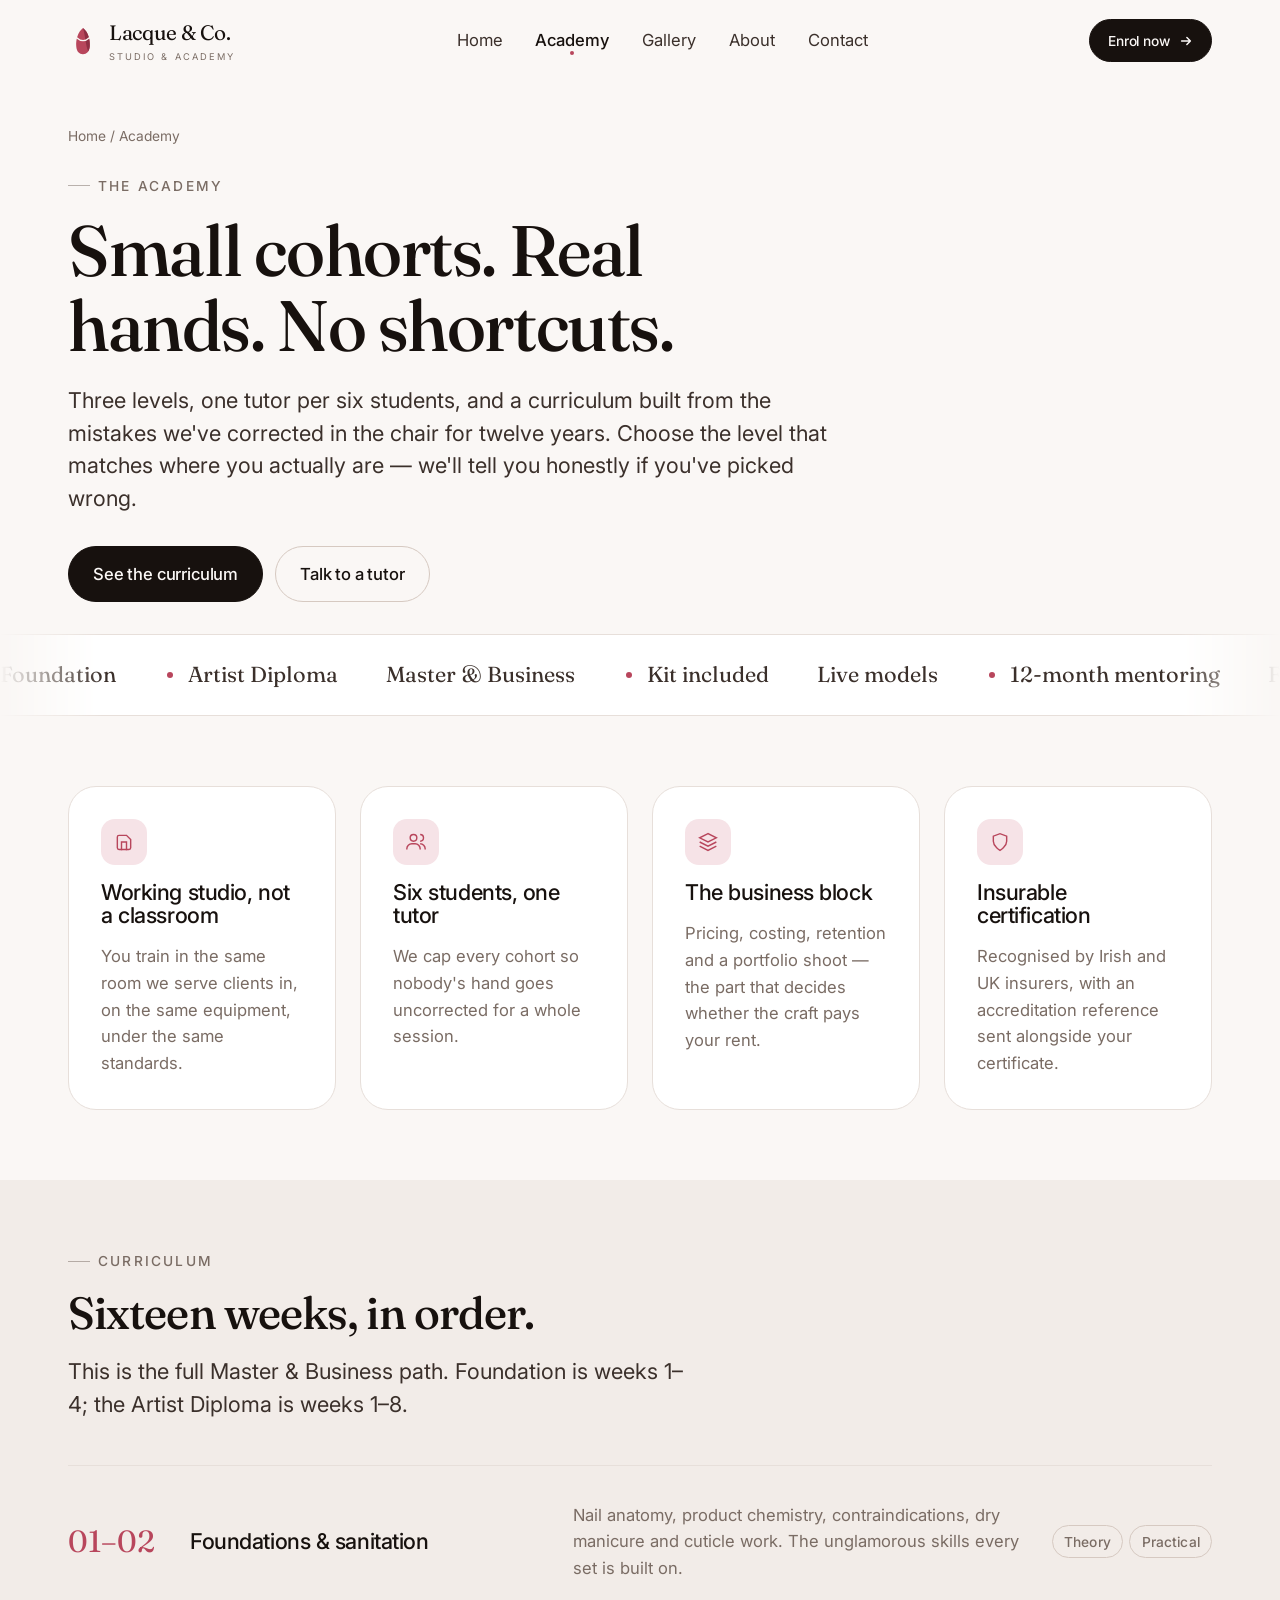
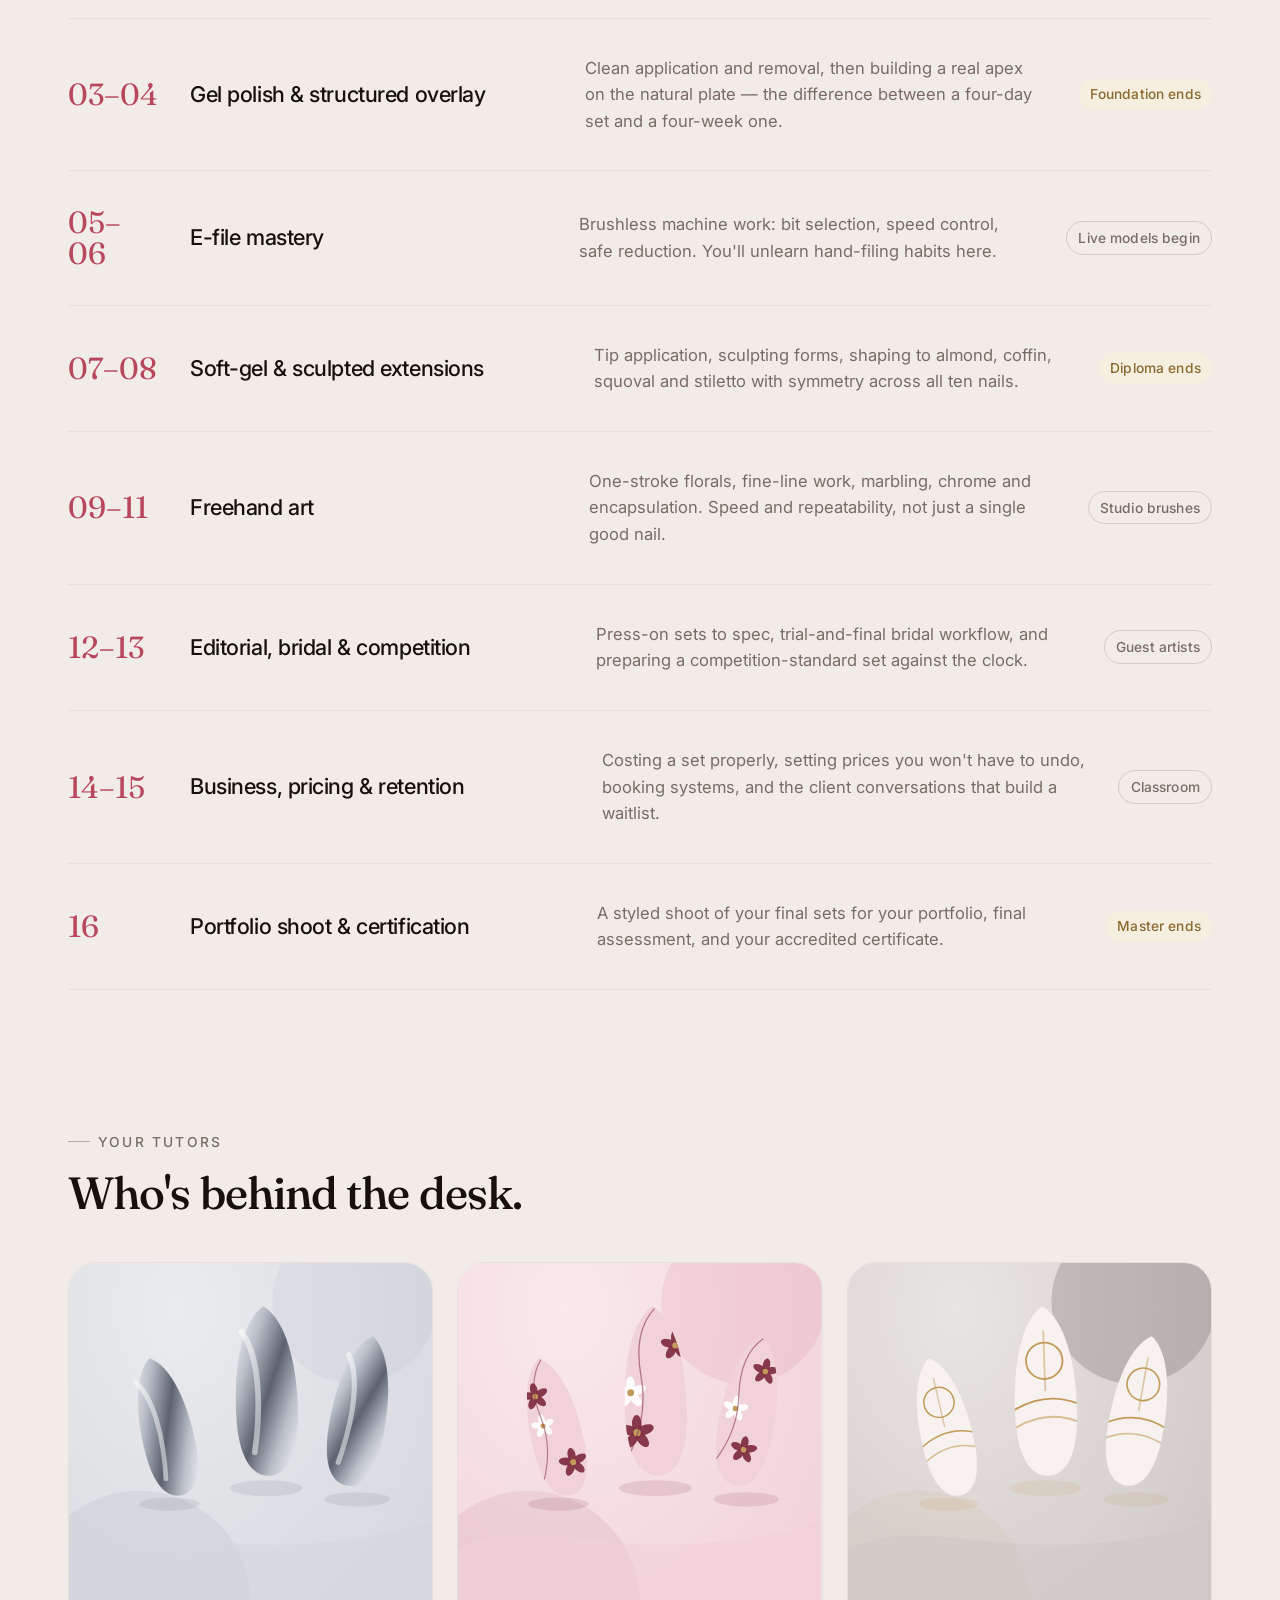
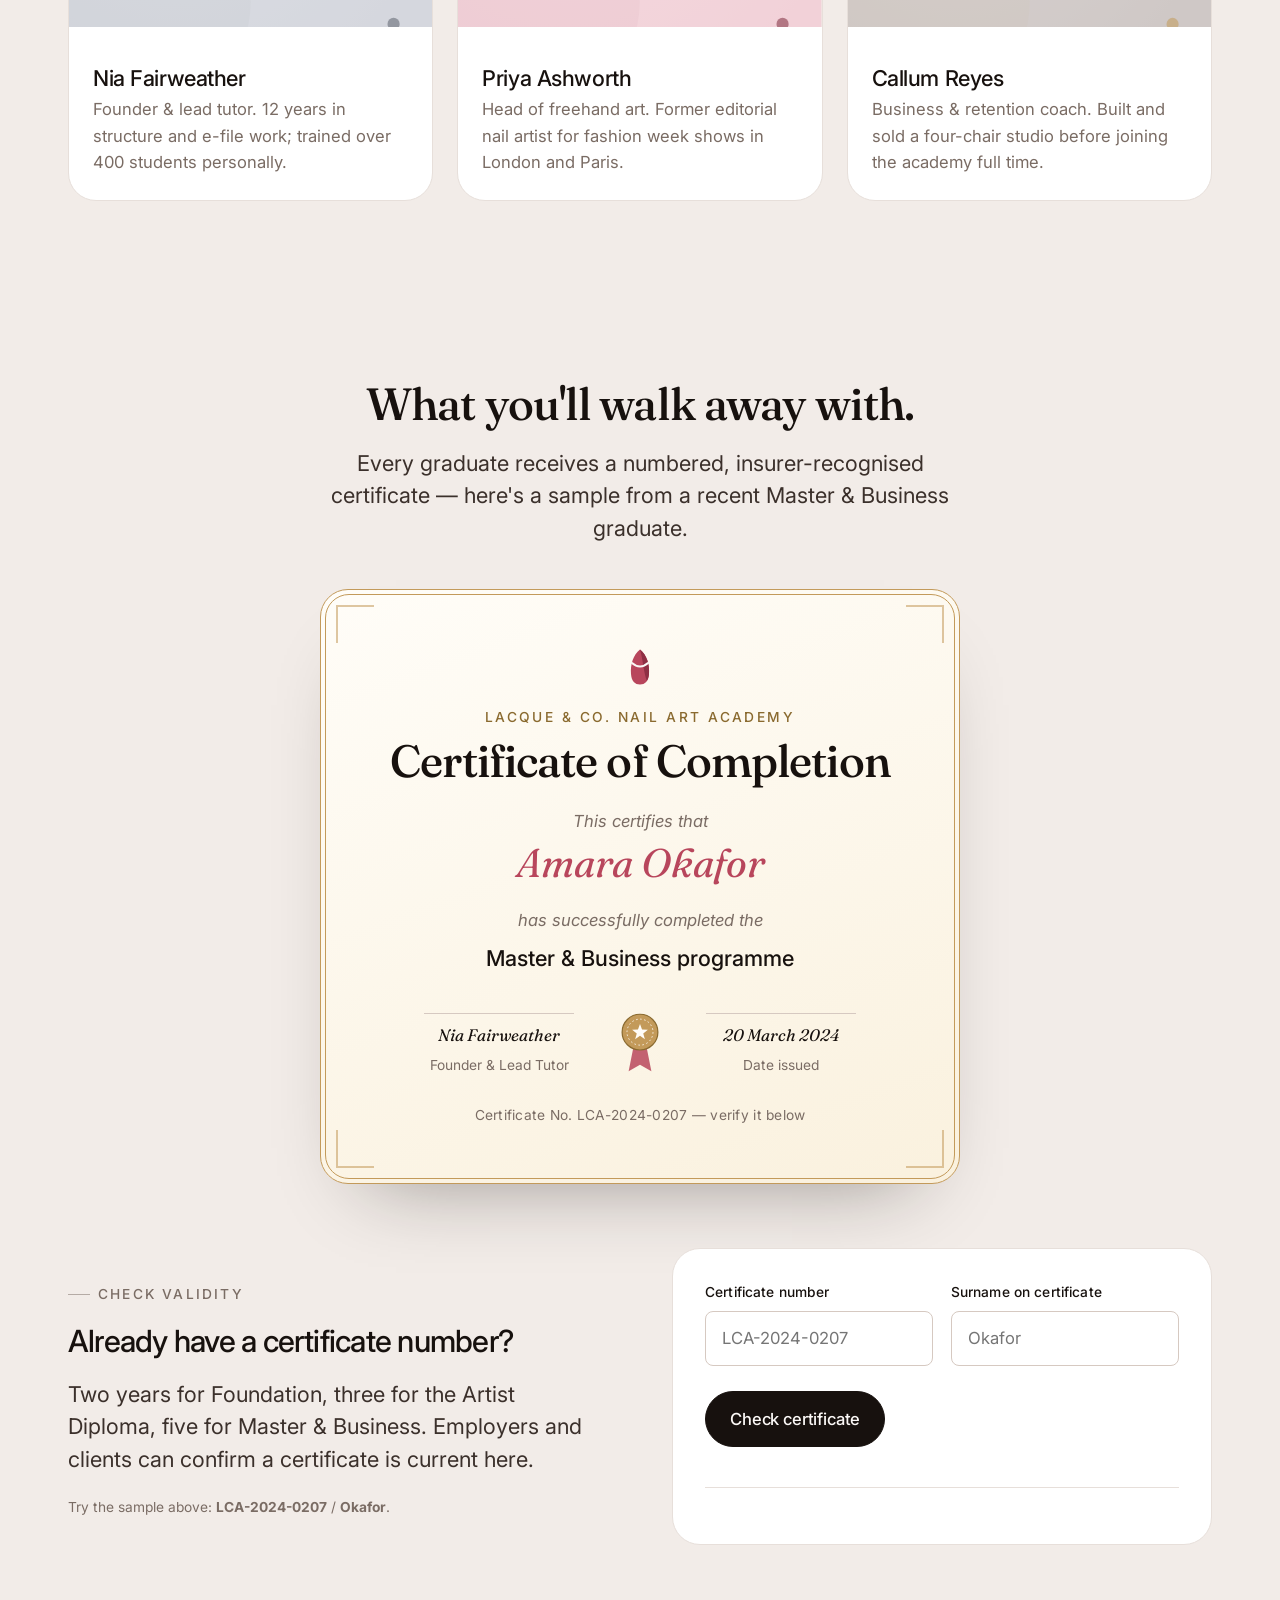
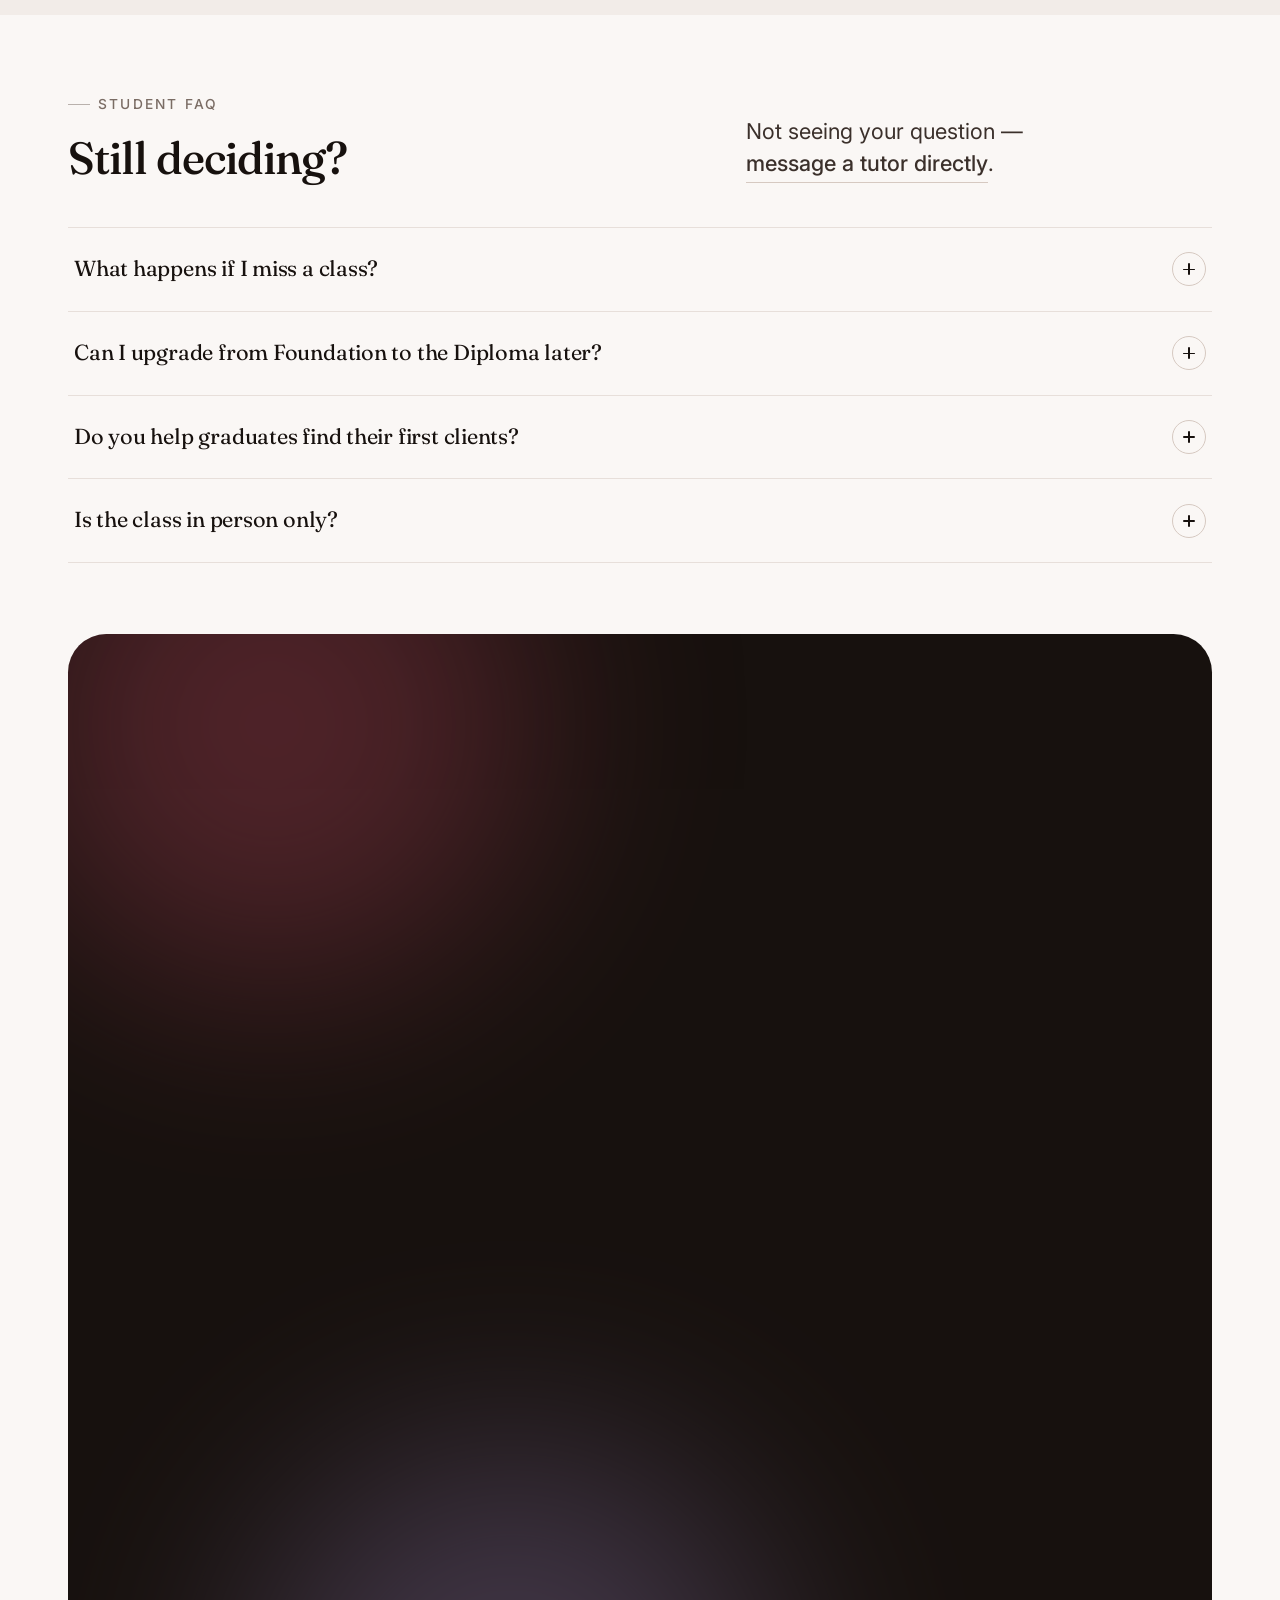
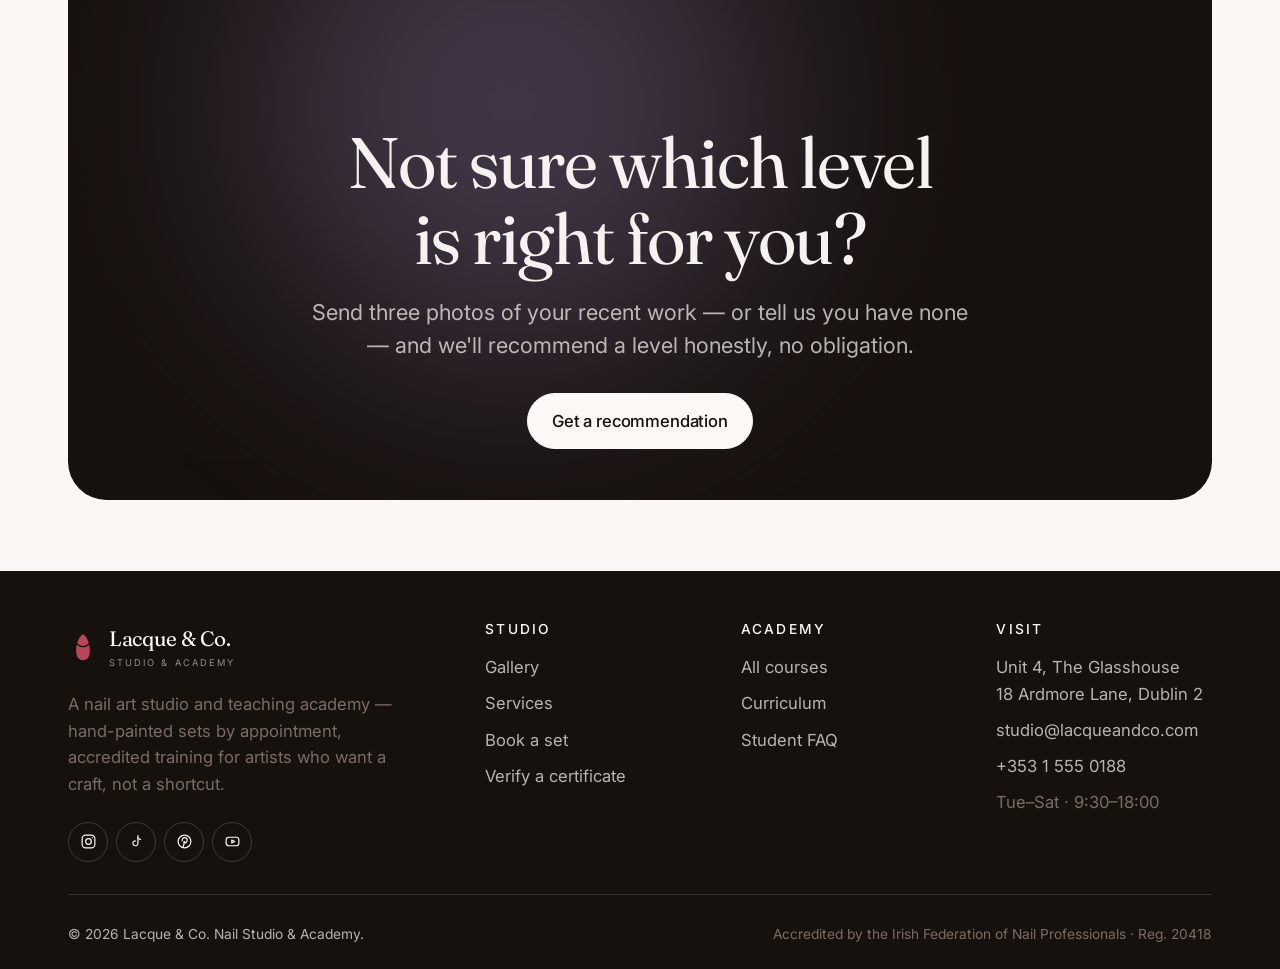
<file: academy.html>
<!doctype html>
<html lang="en">
<head>
<meta charset="utf-8">
<meta name="viewport" content="width=device-width, initial-scale=1">
<meta name="theme-color" content="#FAF7F5">
<link rel="preconnect" href="https://fonts.googleapis.com">
<link rel="preconnect" href="https://fonts.gstatic.com" crossorigin>
<link rel="stylesheet" href="https://fonts.googleapis.com/css2?family=Fraunces:ital,opsz,wght@0,9..144,300..600;1,9..144,300..600&family=Inter:wght@400;500;600&display=swap">
<link rel="stylesheet" href="assets/css/style.css">
<link rel="icon" href="data:image/svg+xml,%3Csvg xmlns='http://www.w3.org/2000/svg' viewBox='0 0 32 32'%3E%3Cpath d='M16 3c5 4 7 12 6.5 19C22 27 19.5 29 16 29s-6-2-6.5-7C9 15 11 7 16 3Z' fill='%23B8465C'/%3E%3C/svg%3E">
<script defer src="assets/js/art.js"></script>
<script defer src="assets/js/main.js"></script>
<title>Academy — Lacque &amp; Co. Nail Art Training</title>
<meta name="description" content="Accredited nail art training in small cohorts: Foundation, Artist Diploma and Master &amp; Business levels, kit and live models included.">
<meta property="og:title" content="Academy — Lacque &amp; Co. Nail Art Training">
<meta property="og:description" content="Accredited nail art training in small cohorts: Foundation, Artist Diploma and Master &amp; Business levels, kit and live models included.">
<meta property="og:type" content="website">
</head>
<body>
<a class="sr-only" href="#main">Skip to content</a>
<header class="site-header">
  <div class="wrap">
    <nav class="nav" aria-label="Primary">
      <a class="brand" href="index.html">
        <span class="brand__mark" aria-hidden="true">
          <svg viewBox="0 0 32 32" fill="none">
            <path d="M16 2c5.5 4.2 7.8 12.4 7.2 19.6C22.8 27.4 20 30 16 30s-6.8-2.6-7.2-8.4C8.2 14.4 10.5 6.2 16 2Z" fill="#B8465C"/>
            <path d="M16 2c5.5 4.2 7.8 12.4 7.2 19.6-.2 2.3-.8 4.1-1.7 5.4-2.6-6.4-3-16.4-5.5-25Z" fill="#8E2F44"/>
            <path d="M9.6 12.8c3.9 3.6 9 3.6 12.8 0" stroke="#FAF7F5" stroke-width="1.6" stroke-linecap="round"/>
          </svg>
        </span>
        <span>Lacque &amp; Co.<small>Studio &amp; Academy</small></span>
      </a>

      <ul class="nav__links">
        <li><a class="nav-link" href="index.html">Home</a></li>
        <li><a class="nav-link" href="academy.html" aria-current="page">Academy</a></li>
        <li><a class="nav-link" href="gallery.html">Gallery</a></li>
        <li><a class="nav-link" href="about.html">About</a></li>
        <li><a class="nav-link" href="contact.html">Contact</a></li>
      </ul>

      <a class="btn btn--sm nav__cta" href="contact.html?intent=course">Enrol now
        <svg class="arrow" width="14" height="14" viewBox="0 0 16 16" fill="none" stroke="currentColor" stroke-width="1.7" stroke-linecap="round" stroke-linejoin="round" aria-hidden="true"><path d="M3 8h10M9 4l4 4-4 4"/></svg>
      </a>

      <button class="burger" type="button" aria-expanded="false" aria-controls="mobile-menu" aria-label="Toggle menu"><span></span></button>
    </nav>
  </div>
</header>

<div class="mobile-menu" id="mobile-menu">
  <a class="nav-link" href="index.html">Home</a>
  <a class="nav-link" href="academy.html" aria-current="page">Academy</a>
  <a class="nav-link" href="gallery.html">Gallery</a>
  <a class="nav-link" href="about.html">About</a>
  <a class="nav-link" href="contact.html">Contact</a>
  <a class="btn" href="contact.html?intent=course">Enrol now</a>
</div>
<main id="main">
<section class="page-hero">
  <div class="wrap">
    <p class="crumbs"><a href="index.html">Home</a> / Academy</p>
    <span class="eyebrow" data-reveal>The academy</span>
    <h1 class="h1" style="margin-top:1rem;max-width:16ch" data-reveal data-reveal-delay="60">Small cohorts. Real hands. No shortcuts.</h1>
    <p class="lede" style="margin-top:1.25rem;max-width:56ch" data-reveal data-reveal-delay="120">Three levels, one tutor per six students, and a curriculum built from the mistakes we've corrected in the chair for twelve years. Choose the level that matches where you actually are — we'll tell you honestly if you've picked wrong.</p>
    <div class="hero__actions" style="margin-top:2rem" data-reveal data-reveal-delay="180">
      <a class="btn" href="#curriculum">See the curriculum</a>
      <a class="btn btn--ghost" href="contact.html?intent=course">Talk to a tutor</a>
    </div>
  </div>
</section>

<div class="marquee" aria-hidden="true">
  <div class="marquee__track">
    <div class="marquee__group">
      <span class="marquee__item">Foundation</span>
      <span class="marquee__item"><svg width="12" height="12" viewBox="0 0 12 12" fill="currentColor"><circle cx="6" cy="6" r="3"/></svg> Artist Diploma</span>
      <span class="marquee__item">Master &amp; Business</span>
      <span class="marquee__item"><svg width="12" height="12" viewBox="0 0 12 12" fill="currentColor"><circle cx="6" cy="6" r="3"/></svg> Kit included</span>
      <span class="marquee__item">Live models</span>
      <span class="marquee__item"><svg width="12" height="12" viewBox="0 0 12 12" fill="currentColor"><circle cx="6" cy="6" r="3"/></svg> 12-month mentoring</span>
    </div>
    <div class="marquee__group">
      <span class="marquee__item">Foundation</span>
      <span class="marquee__item"><svg width="12" height="12" viewBox="0 0 12 12" fill="currentColor"><circle cx="6" cy="6" r="3"/></svg> Artist Diploma</span>
      <span class="marquee__item">Master &amp; Business</span>
      <span class="marquee__item"><svg width="12" height="12" viewBox="0 0 12 12" fill="currentColor"><circle cx="6" cy="6" r="3"/></svg> Kit included</span>
      <span class="marquee__item">Live models</span>
      <span class="marquee__item"><svg width="12" height="12" viewBox="0 0 12 12" fill="currentColor"><circle cx="6" cy="6" r="3"/></svg> 12-month mentoring</span>
    </div>
  </div>
</div>

<!-- ============================== WHY ============================== -->
<section class="section">
  <div class="wrap">
    <div class="grid grid--4">
      <article class="card" data-reveal>
        <div class="card__icon" aria-hidden="true"><svg width="20" height="20" viewBox="0 0 24 24" fill="none" stroke="currentColor" stroke-width="1.7"><path d="M4 19V6a2 2 0 0 1 2-2h9l5 5v10a2 2 0 0 1-2 2H6a2 2 0 0 1-2-2Z"/><path d="M9 22V12h6v10"/></svg></div>
        <h3 class="h4">Working studio, not a classroom</h3>
        <p class="muted">You train in the same room we serve clients in, on the same equipment, under the same standards.</p>
      </article>
      <article class="card" data-reveal data-reveal-delay="60">
        <div class="card__icon" aria-hidden="true"><svg width="20" height="20" viewBox="0 0 24 24" fill="none" stroke="currentColor" stroke-width="1.7"><circle cx="9" cy="7" r="4"/><path d="M17 11a4 4 0 1 0 0-8"/><path d="M1 21v-1a6 6 0 0 1 6-6h4a6 6 0 0 1 6 6v1"/><path d="M17 14a6 6 0 0 1 6 6v1"/></svg></div>
        <h3 class="h4">Six students, one tutor</h3>
        <p class="muted">We cap every cohort so nobody's hand goes uncorrected for a whole session.</p>
      </article>
      <article class="card" data-reveal data-reveal-delay="120">
        <div class="card__icon" aria-hidden="true"><svg width="20" height="20" viewBox="0 0 24 24" fill="none" stroke="currentColor" stroke-width="1.7"><path d="M12 2 2 7l10 5 10-5-10-5Z"/><path d="M2 17l10 5 10-5"/><path d="M2 12l10 5 10-5"/></svg></div>
        <h3 class="h4">The business block</h3>
        <p class="muted">Pricing, costing, retention and a portfolio shoot — the part that decides whether the craft pays your rent.</p>
      </article>
      <article class="card" data-reveal data-reveal-delay="180">
        <div class="card__icon" aria-hidden="true"><svg width="20" height="20" viewBox="0 0 24 24" fill="none" stroke="currentColor" stroke-width="1.7"><path d="M12 22s8-4.5 8-11V5l-8-3-8 3v6c0 6.5 8 11 8 11Z"/></svg></div>
        <h3 class="h4">Insurable certification</h3>
        <p class="muted">Recognised by Irish and UK insurers, with an accreditation reference sent alongside your certificate.</p>
      </article>
    </div>
  </div>
</section>

<!-- ============================== CURRICULUM ============================== -->
<section class="section section--sunk" id="curriculum">
  <div class="wrap">
    <div class="section-head">
      <span class="eyebrow" data-reveal>Curriculum</span>
      <h2 class="h2" data-reveal data-reveal-delay="60">Sixteen weeks, in order.</h2>
      <p class="lede muted" data-reveal data-reveal-delay="120">This is the full Master &amp; Business path. Foundation is weeks 1–4; the Artist Diploma is weeks 1–8.</p>
    </div>

    <div class="track">
      <div class="track__item" data-reveal>
        <span class="track__step">01–02</span>
        <h3 class="h4">Foundations &amp; sanitation</h3>
        <p class="muted">Nail anatomy, product chemistry, contraindications, dry manicure and cuticle work. The unglamorous skills every set is built on.</p>
        <div class="track__tags"><span class="tag tag--line">Theory</span><span class="tag tag--line">Practical</span></div>
      </div>
      <div class="track__item" data-reveal data-reveal-delay="40">
        <span class="track__step">03–04</span>
        <h3 class="h4">Gel polish &amp; structured overlay</h3>
        <p class="muted">Clean application and removal, then building a real apex on the natural plate — the difference between a four-day set and a four-week one.</p>
        <div class="track__tags"><span class="tag tag--gold">Foundation ends</span></div>
      </div>
      <div class="track__item" data-reveal data-reveal-delay="80">
        <span class="track__step">05–06</span>
        <h3 class="h4">E-file mastery</h3>
        <p class="muted">Brushless machine work: bit selection, speed control, safe reduction. You'll unlearn hand-filing habits here.</p>
        <div class="track__tags"><span class="tag tag--line">Live models begin</span></div>
      </div>
      <div class="track__item" data-reveal data-reveal-delay="120">
        <span class="track__step">07–08</span>
        <h3 class="h4">Soft-gel &amp; sculpted extensions</h3>
        <p class="muted">Tip application, sculpting forms, shaping to almond, coffin, squoval and stiletto with symmetry across all ten nails.</p>
        <div class="track__tags"><span class="tag tag--gold">Diploma ends</span></div>
      </div>
      <div class="track__item" data-reveal>
        <span class="track__step">09–11</span>
        <h3 class="h4">Freehand art</h3>
        <p class="muted">One-stroke florals, fine-line work, marbling, chrome and encapsulation. Speed and repeatability, not just a single good nail.</p>
        <div class="track__tags"><span class="tag tag--line">Studio brushes</span></div>
      </div>
      <div class="track__item" data-reveal data-reveal-delay="40">
        <span class="track__step">12–13</span>
        <h3 class="h4">Editorial, bridal &amp; competition</h3>
        <p class="muted">Press-on sets to spec, trial-and-final bridal workflow, and preparing a competition-standard set against the clock.</p>
        <div class="track__tags"><span class="tag tag--line">Guest artists</span></div>
      </div>
      <div class="track__item" data-reveal data-reveal-delay="80">
        <span class="track__step">14–15</span>
        <h3 class="h4">Business, pricing &amp; retention</h3>
        <p class="muted">Costing a set properly, setting prices you won't have to undo, booking systems, and the client conversations that build a waitlist.</p>
        <div class="track__tags"><span class="tag tag--line">Classroom</span></div>
      </div>
      <div class="track__item" data-reveal data-reveal-delay="120">
        <span class="track__step">16</span>
        <h3 class="h4">Portfolio shoot &amp; certification</h3>
        <p class="muted">A styled shoot of your final sets for your portfolio, final assessment, and your accredited certificate.</p>
        <div class="track__tags"><span class="tag tag--gold">Master ends</span></div>
      </div>
    </div>
  </div>
</section>

<!-- ============================== TUTORS ============================== -->
<section class="section section--sunk">
  <div class="wrap">
    <div class="section-head">
      <span class="eyebrow" data-reveal>Your tutors</span>
      <h2 class="h2" data-reveal data-reveal-delay="60">Who's behind the desk.</h2>
    </div>
    <div class="grid grid--3">
      <article class="card" data-reveal style="padding:0;overflow:hidden">
        <div class="art art--square" data-art="chrome" data-palette="chrome" data-seed="tutor-nia" style="border-radius:0"></div>
        <div style="padding:1.5rem">
          <h3 class="h4">Nia Fairweather</h3>
          <p class="muted" style="margin-top:.4rem">Founder &amp; lead tutor. 12 years in structure and e-file work; trained over 400 students personally.</p>
        </div>
      </article>
      <article class="card" data-reveal data-reveal-delay="80" style="padding:0;overflow:hidden">
        <div class="art art--square" data-art="floral" data-palette="rose" data-seed="tutor-priya" style="border-radius:0"></div>
        <div style="padding:1.5rem">
          <h3 class="h4">Priya Ashworth</h3>
          <p class="muted" style="margin-top:.4rem">Head of freehand art. Former editorial nail artist for fashion week shows in London and Paris.</p>
        </div>
      </article>
      <article class="card" data-reveal data-reveal-delay="160" style="padding:0;overflow:hidden">
        <div class="art art--square" data-art="line" data-palette="noir" data-seed="tutor-callum" style="border-radius:0"></div>
        <div style="padding:1.5rem">
          <h3 class="h4">Callum Reyes</h3>
          <p class="muted" style="margin-top:.4rem">Business &amp; retention coach. Built and sold a four-chair studio before joining the academy full time.</p>
        </div>
      </article>
    </div>
  </div>
</section>

<!-- ============================== CERTIFICATE CHECK ============================== -->
<section class="section section--sunk" id="verify">
  <div class="wrap">
    <div class="section-head center" style="margin-inline:auto;text-align:center">
      <span class="eyebrow eyebrow--plain" data-reveal style="justify-self:center">Certification</span>
      <h2 class="h2" data-reveal data-reveal-delay="60">What you'll walk away with.</h2>
      <p class="lede muted" data-reveal data-reveal-delay="120">Every graduate receives a numbered, insurer-recognised certificate — here's a sample from a recent Master &amp; Business graduate.</p>
    </div>

    <div class="certificate" data-reveal data-reveal-delay="100">
      <div class="certificate__inner">
        <span class="certificate__corner certificate__corner--tl" aria-hidden="true"></span>
        <span class="certificate__corner certificate__corner--tr" aria-hidden="true"></span>
        <span class="certificate__corner certificate__corner--bl" aria-hidden="true"></span>
        <span class="certificate__corner certificate__corner--br" aria-hidden="true"></span>

        <span class="certificate__mark" aria-hidden="true">
          <svg viewBox="0 0 32 32" fill="none">
            <path d="M16 2c5.5 4.2 7.8 12.4 7.2 19.6C22.8 27.4 20 30 16 30s-6.8-2.6-7.2-8.4C8.2 14.4 10.5 6.2 16 2Z" fill="#B8465C"/>
            <path d="M16 2c5.5 4.2 7.8 12.4 7.2 19.6-.2 2.3-.8 4.1-1.7 5.4-2.6-6.4-3-16.4-5.5-25Z" fill="#8E2F44"/>
            <path d="M9.6 12.8c3.9 3.6 9 3.6 12.8 0" stroke="#FAF7F5" stroke-width="1.6" stroke-linecap="round"/>
          </svg>
        </span>
        <p class="certificate__eyebrow">Lacque &amp; Co. Nail Art Academy</p>
        <h3 class="certificate__title">Certificate of Completion</h3>

        <p class="certificate__lede">This certifies that</p>
        <p class="certificate__name" id="cert-display-name">Amara Okafor</p>
        <p class="certificate__lede">has successfully completed the</p>
        <p class="certificate__course" id="cert-display-course">Master &amp; Business programme</p>

        <div class="certificate__row">
          <div class="certificate__sig">
            <span class="certificate__sig-line">Nia Fairweather</span>
            <span class="certificate__sig-label">Founder &amp; Lead Tutor</span>
          </div>
          <svg class="certificate__seal" viewBox="0 0 64 80" aria-hidden="true">
            <path d="M24 44l-6 30 14-8 14 8-6-30" fill="#B8465C" opacity=".85"/>
            <circle cx="32" cy="26" r="22" fill="#C39A5A"/>
            <circle cx="32" cy="26" r="22" fill="none" stroke="#8A6A2F" stroke-width="1.5"/>
            <circle cx="32" cy="26" r="16" fill="none" stroke="#FFFDF8" stroke-width="1" stroke-dasharray="2 3"/>
            <path d="M32 16l2.5 6.8 7.2.3-5.7 4.6 2 7-6-4.2-6 4.2 2-7-5.7-4.6 7.2-.3z" fill="#FFFDF8"/>
          </svg>
          <div class="certificate__sig">
            <span class="certificate__sig-line" id="cert-display-date">20 March 2024</span>
            <span class="certificate__sig-label">Date issued</span>
          </div>
        </div>

        <p class="certificate__number" id="cert-display-number">Certificate No. LCA-2024-0207 — verify it below</p>
      </div>
    </div>

    <div class="split" style="margin-top:clamp(2.5rem,5vw,4rem)">
      <div class="stack" style="--stack:1.25rem" data-reveal>
        <span class="eyebrow">Check validity</span>
        <h3 class="h3">Already have a certificate number?</h3>
        <p class="lede muted">Two years for Foundation, three for the Artist Diploma, five for Master &amp; Business. Employers and clients can confirm a certificate is current here.</p>
        <p class="muted" style="font-size:var(--step--1)">Try the sample above: <strong>LCA-2024-0207</strong> / <strong>Okafor</strong>.</p>
      </div>

      <div class="card" data-reveal data-reveal-delay="80">
        <form class="form" id="cert-form" novalidate>
          <div class="field__row">
            <div class="field">
              <label for="cert-number">Certificate number</label>
              <input type="text" id="cert-number" name="cert-number" required placeholder="LCA-2024-0207" autocomplete="off" data-error="Enter the certificate number.">
              <span class="error" aria-live="polite"></span>
            </div>
            <div class="field">
              <label for="cert-surname">Surname on certificate</label>
              <input type="text" id="cert-surname" name="cert-surname" required placeholder="Okafor" autocomplete="off" data-error="Enter the surname on the certificate.">
              <span class="error" aria-live="polite"></span>
            </div>
          </div>
          <button class="btn" type="submit" style="justify-self:start">Check certificate</button>
        </form>
        <div class="cert-result" id="cert-result" hidden></div>
      </div>
    </div>
  </div>
</section>

<!-- ============================== FAQ ============================== -->
<section class="section" id="faq">
  <div class="wrap">
    <div class="section-head section-head--split">
      <div class="stack" style="--stack:1.25rem">
        <span class="eyebrow" data-reveal>Student FAQ</span>
        <h2 class="h2" data-reveal data-reveal-delay="60">Still deciding?</h2>
      </div>
      <p class="lede muted" data-reveal data-reveal-delay="120">Not seeing your question — <a class="link-arrow" href="contact.html?intent=course">message a tutor directly</a>.</p>
    </div>
    <div class="faq">
      <div class="faq__item">
        <button class="faq__q" type="button" aria-expanded="false">What happens if I miss a class?<span class="faq__icon" aria-hidden="true"></span></button>
        <div class="faq__a"><div><p>Every session is recorded for enrolled students, and you can join the equivalent session in the next cohort at no extra cost if you need hands-on catch-up time.</p></div></div>
      </div>
      <div class="faq__item">
        <button class="faq__q" type="button" aria-expanded="false">Can I upgrade from Foundation to the Diploma later?<span class="faq__icon" aria-hidden="true"></span></button>
        <div class="faq__a"><div><p>Yes — most students do. We credit your Foundation tuition against the Diploma fee if you upgrade within twelve months.</p></div></div>
      </div>
      <div class="faq__item">
        <button class="faq__q" type="button" aria-expanded="false">Do you help graduates find their first clients?<span class="faq__icon" aria-hidden="true"></span></button>
        <div class="faq__a"><div><p>Graduates get first access to overflow bookings from the studio, plus a listing on our alumni directory that clients ask us for constantly.</p></div></div>
      </div>
      <div class="faq__item">
        <button class="faq__q" type="button" aria-expanded="false">Is the class in person only?<span class="faq__icon" aria-hidden="true"></span></button>
        <div class="faq__a"><div><p>Yes — the whole point is hands-on correction. The theory modules have a self-paced online component you can review beforehand or after.</p></div></div>
      </div>
    </div>
  </div>
</section>

<section class="section" style="padding-top:0">
  <div class="wrap">
    <div class="cta" data-reveal>
      <div class="cta__glow cta__glow--a" aria-hidden="true"></div>
      <div class="cta__glow cta__glow--b" aria-hidden="true"></div>
      <h2 class="h1 serif">Not sure which level<br>is right for you?</h2>
      <p class="lede" style="margin:1.25rem auto 0;max-width:48ch;color:rgba(247,242,239,.72)">Send three photos of your recent work — or tell us you have none — and we'll recommend a level honestly, no obligation.</p>
      <div class="cta__actions">
        <a class="btn btn--light" href="contact.html?intent=course">Get a recommendation</a>
      </div>
    </div>
  </div>
</section>
</main>
<footer class="site-footer">
  <div class="wrap">
    <div class="footer__top">
      <div class="footer__brand">
        <a class="brand" href="index.html">
          <span class="brand__mark" aria-hidden="true">
            <svg viewBox="0 0 32 32" fill="none">
              <path d="M16 2c5.5 4.2 7.8 12.4 7.2 19.6C22.8 27.4 20 30 16 30s-6.8-2.6-7.2-8.4C8.2 14.4 10.5 6.2 16 2Z" fill="#B8465C"/>
              <path d="M9.6 12.8c3.9 3.6 9 3.6 12.8 0" stroke="#17110E" stroke-width="1.6" stroke-linecap="round"/>
            </svg>
          </span>
          <span>Lacque &amp; Co.<small>Studio &amp; Academy</small></span>
        </a>
        <p class="muted" style="margin-top:1.25rem;max-width:34ch">A nail art studio and teaching academy — hand-painted sets by appointment, accredited training for artists who want a craft, not a shortcut.</p>
        <div class="socials">
          <a href="#" aria-label="Instagram"><svg width="17" height="17" viewBox="0 0 24 24" fill="none" stroke="currentColor" stroke-width="1.7"><rect x="3" y="3" width="18" height="18" rx="5"/><circle cx="12" cy="12" r="4"/><circle cx="17.5" cy="6.5" r="1" fill="currentColor" stroke="none"/></svg></a>
          <a href="#" aria-label="TikTok"><svg width="17" height="17" viewBox="0 0 24 24" fill="none" stroke="currentColor" stroke-width="1.7" stroke-linejoin="round"><path d="M14 3v11.5a3.5 3.5 0 1 1-3-3.46"/><path d="M14 6.5c.9 1.6 2.4 2.6 4.5 2.8"/></svg></a>
          <a href="#" aria-label="Pinterest"><svg width="17" height="17" viewBox="0 0 24 24" fill="none" stroke="currentColor" stroke-width="1.7" stroke-linecap="round"><circle cx="12" cy="12" r="9"/><path d="M10 20l2.2-8"/><path d="M8.8 11.2c-.6-2.4 1-4.6 3.5-4.6 2 0 3.4 1.3 3.4 3.3 0 2.4-1.3 4.2-3 4.2-1 0-1.7-.8-1.5-1.7"/></svg></a>
          <a href="#" aria-label="YouTube"><svg width="17" height="17" viewBox="0 0 24 24" fill="none" stroke="currentColor" stroke-width="1.7" stroke-linejoin="round"><rect x="3" y="6" width="18" height="12" rx="4"/><path d="M11 10l4 2-4 2z"/></svg></a>
        </div>
      </div>

      <div class="footer__col">
        <h4>Studio</h4>
        <ul>
          <li><a href="gallery.html">Gallery</a></li>
          <li><a href="index.html#services">Services</a></li>
          <li><a href="contact.html?intent=appointment">Book a set</a></li>
          <li><a href="academy.html#verify">Verify a certificate</a></li>
        </ul>
      </div>

      <div class="footer__col">
        <h4>Academy</h4>
        <ul>
          <li><a href="academy.html">All courses</a></li>
          <li><a href="academy.html#curriculum">Curriculum</a></li>
          <li><a href="academy.html#faq">Student FAQ</a></li>
        </ul>
      </div>

      <div class="footer__col">
        <h4>Visit</h4>
        <ul>
          <li>Unit 4, The Glasshouse<br>18 Ardmore Lane, Dublin 2</li>
          <li><a href="mailto:studio@lacqueandco.com">studio@lacqueandco.com</a></li>
          <li><a href="tel:+35315550188">+353 1 555 0188</a></li>
          <li class="muted">Tue–Sat · 9:30–18:00</li>
        </ul>
      </div>
    </div>

    <div class="footer__bottom">
      <p>© <span data-year>2026</span> Lacque &amp; Co. Nail Studio &amp; Academy.</p>
      <p class="muted">Accredited by the Irish Federation of Nail Professionals · Reg. 20418</p>
    </div>
  </div>
</footer>
</body>
</html>
</file>
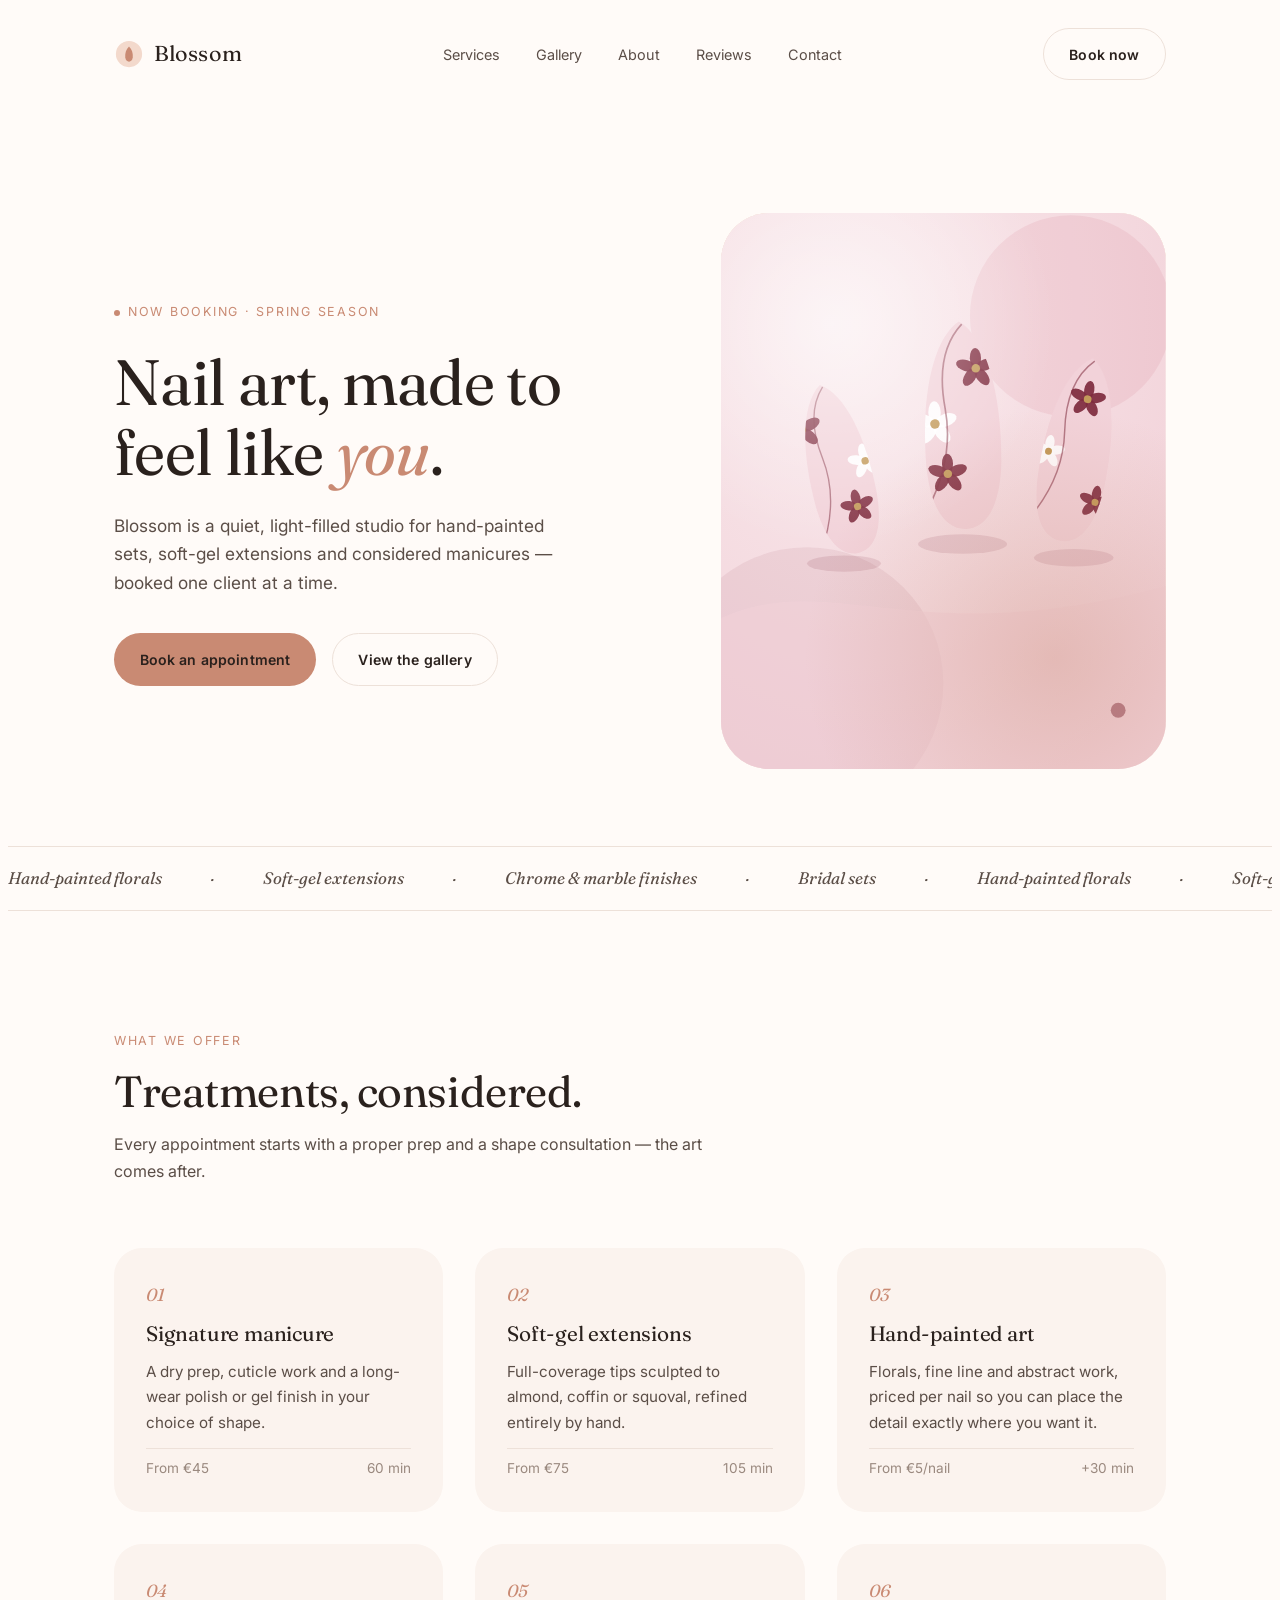
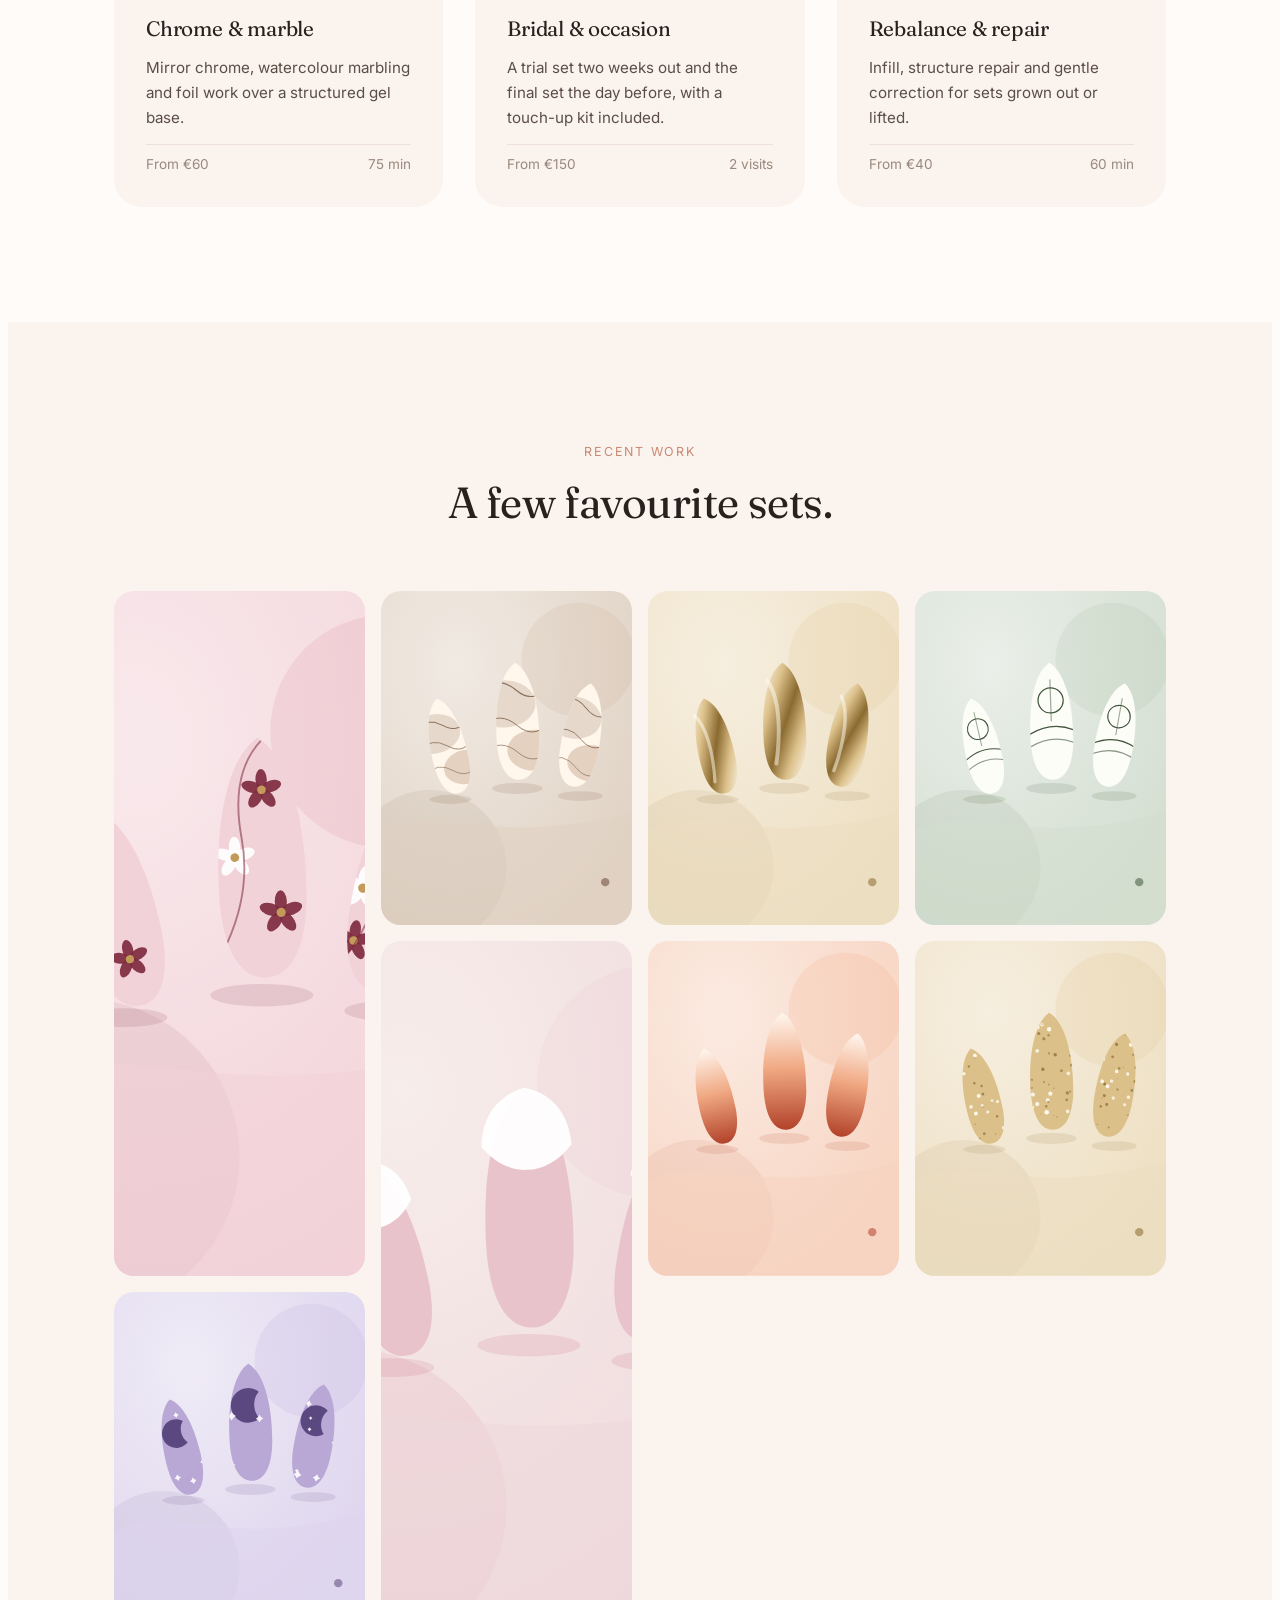
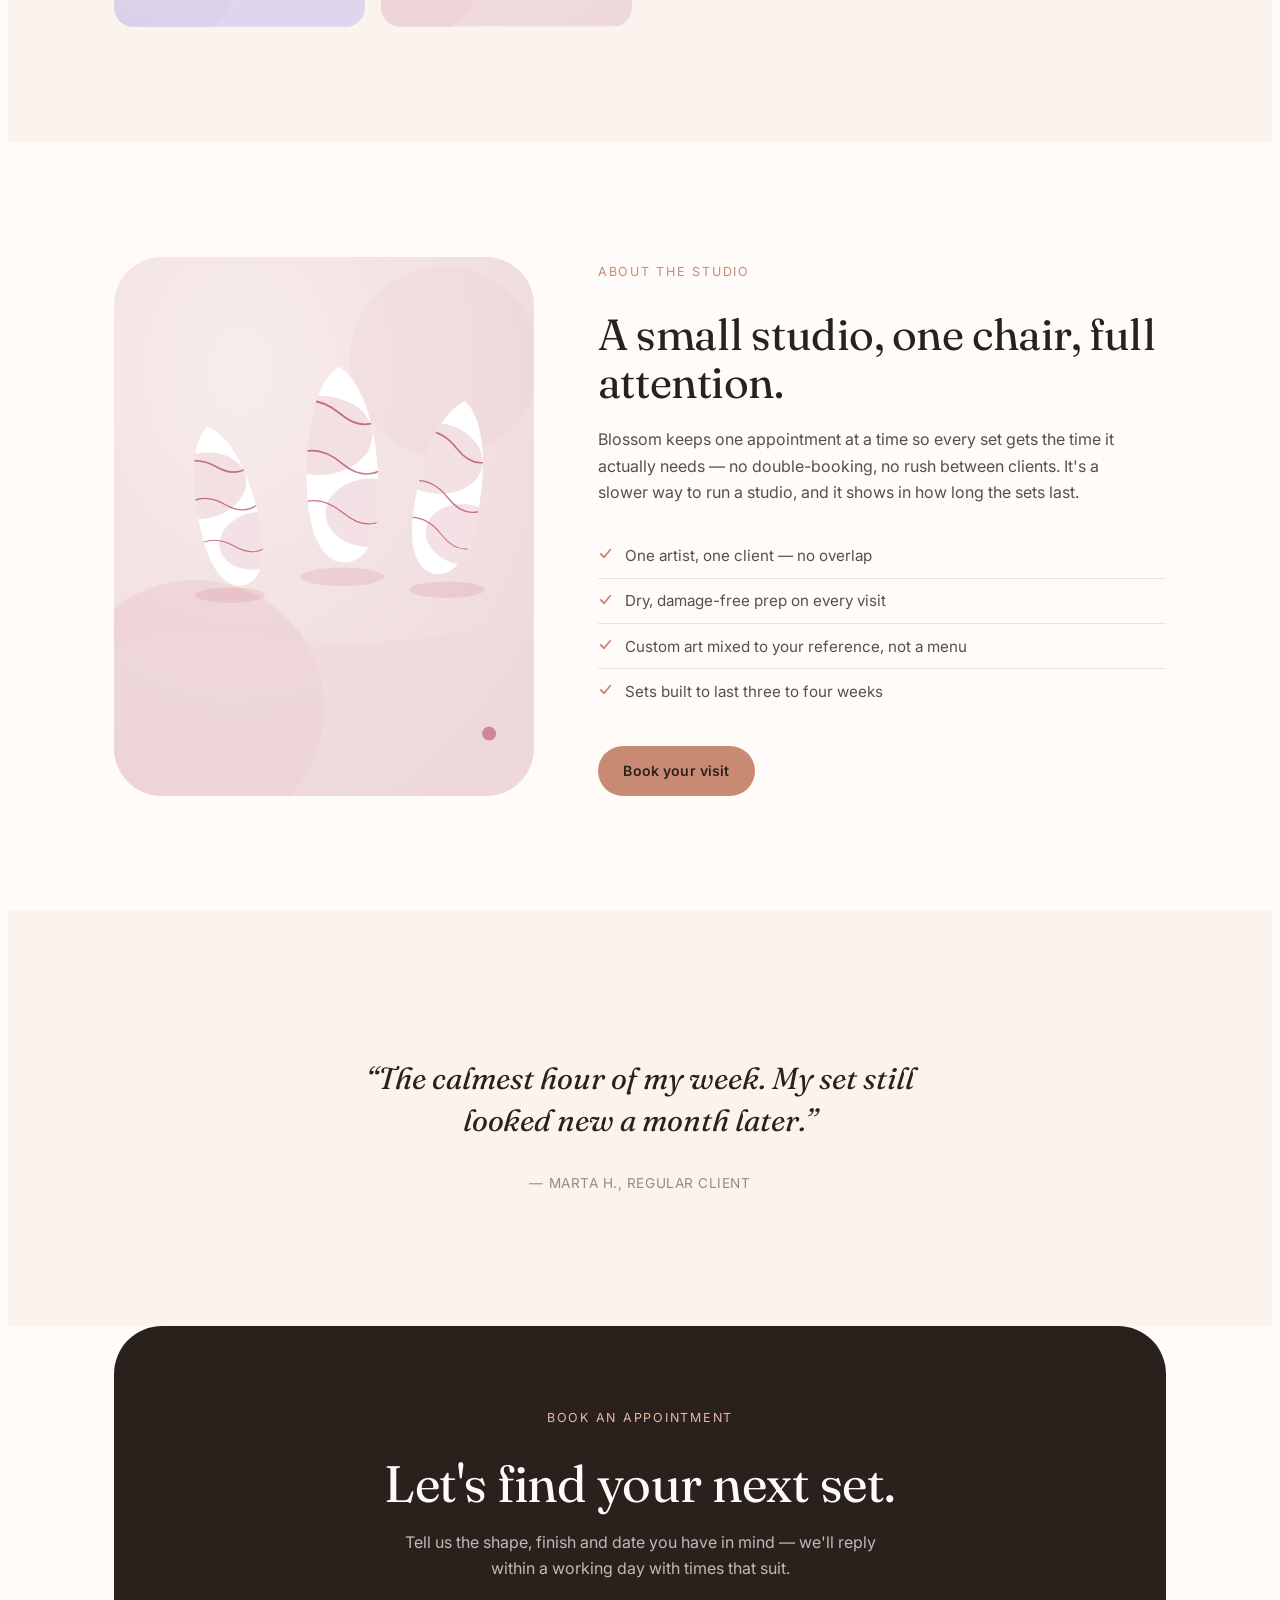
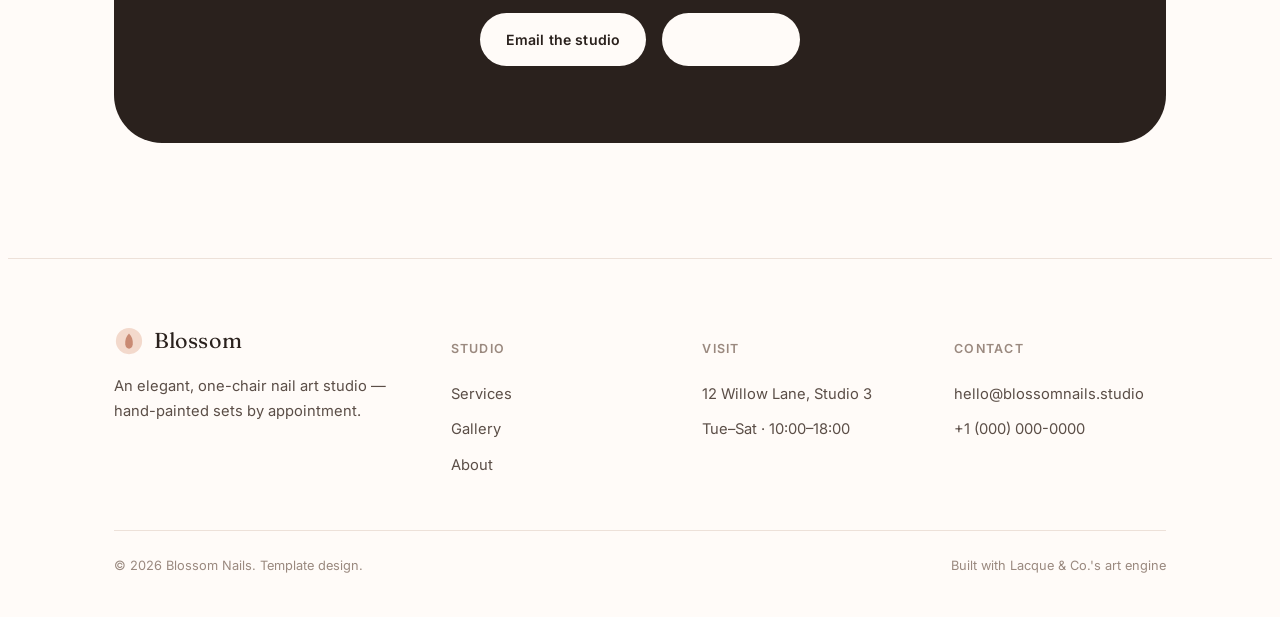
<file: blossom.html>
<!doctype html>
<html lang="en">
<head>
<meta charset="utf-8">
<meta name="viewport" content="width=device-width, initial-scale=1">
<meta name="theme-color" content="#FFFBF8">
<link rel="preconnect" href="https://fonts.googleapis.com">
<link rel="preconnect" href="https://fonts.gstatic.com" crossorigin>
<link rel="stylesheet" href="https://fonts.googleapis.com/css2?family=Fraunces:ital,opsz,wght@0,9..144,300..600;1,9..144,300..600&family=Inter:wght@400;500;600&display=swap">
<link rel="stylesheet" href="assets/css/blossom.css">
<link rel="icon" href="data:image/svg+xml,%3Csvg xmlns='http://www.w3.org/2000/svg' viewBox='0 0 32 32'%3E%3Ccircle cx='16' cy='16' r='14' fill='%23C98A73'/%3E%3C/svg%3E">
<script defer src="assets/js/art.js"></script>
<title>Blossom Nails — Elegant Nail Art Salon (Template)</title>
<meta name="description" content="An elegant, airy nail art salon template — soft botanical design, gallery, services and booking.">
</head>
<body class="bl">

<nav class="bl-nav" id="blNav">
  <div class="bl__wrap bl-nav__inner">
    <a class="bl-brand" href="blossom.html">
      <svg class="bl-brand__mark" viewBox="0 0 32 32" fill="none">
        <circle cx="16" cy="16" r="14" fill="#F3D9CC"/>
        <path d="M16 8c3 3 4.4 7 4 11.5-.3 3-2 4.7-4 4.7s-3.7-1.7-4-4.7C11.6 15 13 11 16 8Z" fill="#C98A73"/>
      </svg>
      Blossom
    </a>
    <ul class="bl-nav__links">
      <li><a href="#services">Services</a></li>
      <li><a href="#gallery">Gallery</a></li>
      <li><a href="#about">About</a></li>
      <li><a href="#testimonials">Reviews</a></li>
      <li><a href="#contact">Contact</a></li>
    </ul>
    <a class="bl-btn bl-btn--outline bl-nav__cta" href="#contact">Book now</a>
  </div>
</nav>

<main>
<!-- ============================== HERO ============================== -->
<section class="bl-hero">
  <div class="bl__wrap bl-hero__inner">
    <div>
      <span class="bl-hero__eyebrow" data-reveal>Now booking · Spring season</span>
      <h1 data-reveal data-reveal-delay="80">Nail art, made to feel like <em>you</em>.</h1>
      <p class="bl-lede" data-reveal data-reveal-delay="140">Blossom is a quiet, light-filled studio for hand-painted sets, soft-gel extensions and considered manicures — booked one client at a time.</p>
      <div class="bl-hero__actions" data-reveal data-reveal-delay="200">
        <a class="bl-btn" href="#contact">Book an appointment</a>
        <a class="bl-btn bl-btn--outline" href="#gallery">View the gallery</a>
      </div>
    </div>
    <div class="bl-hero__art" data-reveal data-reveal-delay="120">
      <div class="bl-hero__blob-a" aria-hidden="true"></div>
      <div class="bl-hero__blob-b" aria-hidden="true"></div>
      <div class="art" data-art="floral" data-palette="rose" data-seed="bl-hero" style="width:100%;height:100%"></div>
    </div>
  </div>
</section>

<!-- ============================== STRIP ============================== -->
<div class="bl-strip" aria-hidden="true">
  <div class="bl-strip__track">
    <span>Hand-painted florals</span><span>·</span><span>Soft-gel extensions</span><span>·</span>
    <span>Chrome &amp; marble finishes</span><span>·</span><span>Bridal sets</span><span>·</span>
    <span>Hand-painted florals</span><span>·</span><span>Soft-gel extensions</span><span>·</span>
    <span>Chrome &amp; marble finishes</span><span>·</span><span>Bridal sets</span><span>·</span>
  </div>
</div>

<!-- ============================== SERVICES ============================== -->
<section class="bl__section" id="services">
  <div class="bl__wrap">
    <div class="bl-head">
      <span class="bl-eyebrow" data-reveal>What we offer</span>
      <h2 data-reveal data-reveal-delay="60">Treatments, considered.</h2>
      <p data-reveal data-reveal-delay="120">Every appointment starts with a proper prep and a shape consultation — the art comes after.</p>
    </div>
    <div class="bl-grid bl-grid--3">
      <article class="bl-card" data-reveal>
        <span class="bl-card__num">01</span>
        <h3>Signature manicure</h3>
        <p>A dry prep, cuticle work and a long-wear polish or gel finish in your choice of shape.</p>
        <div class="bl-card__price"><span>From €45</span><span>60 min</span></div>
      </article>
      <article class="bl-card" data-reveal data-reveal-delay="70">
        <span class="bl-card__num">02</span>
        <h3>Soft-gel extensions</h3>
        <p>Full-coverage tips sculpted to almond, coffin or squoval, refined entirely by hand.</p>
        <div class="bl-card__price"><span>From €75</span><span>105 min</span></div>
      </article>
      <article class="bl-card" data-reveal data-reveal-delay="140">
        <span class="bl-card__num">03</span>
        <h3>Hand-painted art</h3>
        <p>Florals, fine line and abstract work, priced per nail so you can place the detail exactly where you want it.</p>
        <div class="bl-card__price"><span>From €5/nail</span><span>+30 min</span></div>
      </article>
      <article class="bl-card" data-reveal>
        <span class="bl-card__num">04</span>
        <h3>Chrome &amp; marble</h3>
        <p>Mirror chrome, watercolour marbling and foil work over a structured gel base.</p>
        <div class="bl-card__price"><span>From €60</span><span>75 min</span></div>
      </article>
      <article class="bl-card" data-reveal data-reveal-delay="70">
        <span class="bl-card__num">05</span>
        <h3>Bridal &amp; occasion</h3>
        <p>A trial set two weeks out and the final set the day before, with a touch-up kit included.</p>
        <div class="bl-card__price"><span>From €150</span><span>2 visits</span></div>
      </article>
      <article class="bl-card" data-reveal data-reveal-delay="140">
        <span class="bl-card__num">06</span>
        <h3>Rebalance &amp; repair</h3>
        <p>Infill, structure repair and gentle correction for sets grown out or lifted.</p>
        <div class="bl-card__price"><span>From €40</span><span>60 min</span></div>
      </article>
    </div>
  </div>
</section>

<!-- ============================== GALLERY ============================== -->
<section class="bl__section bl__section--alt" id="gallery">
  <div class="bl__wrap">
    <div class="bl-head bl-head--center">
      <span class="bl-eyebrow" data-reveal>Recent work</span>
      <h2 data-reveal data-reveal-delay="60">A few favourite sets.</h2>
    </div>
    <div class="bl-gallery">
      <div class="bl-gallery__item art" data-art="floral" data-palette="rose" data-seed="g1" data-reveal></div>
      <div class="bl-gallery__item art" data-art="marble" data-palette="mocha" data-seed="g2" data-reveal data-reveal-delay="60"></div>
      <div class="bl-gallery__item art" data-art="chrome" data-palette="gold" data-seed="g3" data-reveal data-reveal-delay="120"></div>
      <div class="bl-gallery__item art" data-art="line" data-palette="sage" data-seed="g4" data-reveal data-reveal-delay="180"></div>
      <div class="bl-gallery__item art" data-art="french" data-palette="blush" data-seed="g5" data-reveal></div>
      <div class="bl-gallery__item art" data-art="ombre" data-palette="coral" data-seed="g6" data-reveal data-reveal-delay="60"></div>
      <div class="bl-gallery__item art" data-art="glitter" data-palette="gold" data-seed="g7" data-reveal data-reveal-delay="120"></div>
      <div class="bl-gallery__item art" data-art="celestial" data-palette="lilac" data-seed="g8" data-reveal data-reveal-delay="180"></div>
    </div>
  </div>
</section>

<!-- ============================== ABOUT ============================== -->
<section class="bl__section" id="about">
  <div class="bl__wrap bl-split">
    <div class="bl-split__art art" data-art="marble" data-palette="blush" data-seed="bl-about" data-reveal></div>
    <div data-reveal data-reveal-delay="100">
      <span class="bl-eyebrow">About the studio</span>
      <h2 style="font-size:clamp(1.9rem,3.4vw,2.9rem);margin-top:.75rem">A small studio, one chair, full attention.</h2>
      <p style="margin-top:1.25rem;color:var(--bl-ink-soft);max-width:52ch">Blossom keeps one appointment at a time so every set gets the time it actually needs — no double-booking, no rush between clients. It's a slower way to run a studio, and it shows in how long the sets last.</p>
      <ul class="bl-checklist" style="margin-top:1.75rem">
        <li><svg width="15" height="15" viewBox="0 0 16 16" fill="none" stroke="currentColor" stroke-width="2" stroke-linecap="round" stroke-linejoin="round"><path d="M3 8.5 6.5 12 13 4"/></svg><span>One artist, one client — no overlap</span></li>
        <li><svg width="15" height="15" viewBox="0 0 16 16" fill="none" stroke="currentColor" stroke-width="2" stroke-linecap="round" stroke-linejoin="round"><path d="M3 8.5 6.5 12 13 4"/></svg><span>Dry, damage-free prep on every visit</span></li>
        <li><svg width="15" height="15" viewBox="0 0 16 16" fill="none" stroke="currentColor" stroke-width="2" stroke-linecap="round" stroke-linejoin="round"><path d="M3 8.5 6.5 12 13 4"/></svg><span>Custom art mixed to your reference, not a menu</span></li>
        <li><svg width="15" height="15" viewBox="0 0 16 16" fill="none" stroke="currentColor" stroke-width="2" stroke-linecap="round" stroke-linejoin="round"><path d="M3 8.5 6.5 12 13 4"/></svg><span>Sets built to last three to four weeks</span></li>
      </ul>
      <a class="bl-btn" style="margin-top:2rem" href="#contact">Book your visit</a>
    </div>
  </div>
</section>

<!-- ============================== TESTIMONIAL ============================== -->
<section class="bl__section bl__section--alt" id="testimonials">
  <div class="bl__wrap">
    <figure class="bl-quote" data-reveal>
      <blockquote>&ldquo;The calmest hour of my week. My set still looked new a month later.&rdquo;</blockquote>
      <figcaption>— Marta H., regular client</figcaption>
    </figure>
  </div>
</section>

<!-- ============================== CTA ============================== -->
<section class="bl__section" id="contact" style="padding-top:0">
  <div class="bl__wrap">
    <div class="bl-cta" data-reveal>
      <span class="bl-eyebrow" style="color:var(--bl-accent-2)">Book an appointment</span>
      <h2 style="margin-top:.75rem">Let's find your next set.</h2>
      <p>Tell us the shape, finish and date you have in mind — we'll reply within a working day with times that suit.</p>
      <div class="bl-cta__actions">
        <a class="bl-btn" href="mailto:hello@blossomnails.studio">Email the studio</a>
        <a class="bl-btn bl-btn--outline" href="tel:+10000000000">Call to book</a>
      </div>
    </div>
  </div>
</section>
</main>

<footer class="bl-footer">
  <div class="bl__wrap">
    <div class="bl-footer__top">
      <div>
        <a class="bl-brand" href="blossom.html">
          <svg class="bl-brand__mark" viewBox="0 0 32 32" fill="none"><circle cx="16" cy="16" r="14" fill="#F3D9CC"/><path d="M16 8c3 3 4.4 7 4 11.5-.3 3-2 4.7-4 4.7s-3.7-1.7-4-4.7C11.6 15 13 11 16 8Z" fill="#C98A73"/></svg>
          Blossom
        </a>
        <p style="margin-top:1rem;max-width:32ch;color:var(--bl-ink-soft);font-size:.92rem">An elegant, one-chair nail art studio — hand-painted sets by appointment.</p>
      </div>
      <div>
        <h4>Studio</h4>
        <ul>
          <li><a href="#services">Services</a></li>
          <li><a href="#gallery">Gallery</a></li>
          <li><a href="#about">About</a></li>
        </ul>
      </div>
      <div>
        <h4>Visit</h4>
        <ul>
          <li>12 Willow Lane, Studio 3</li>
          <li>Tue–Sat · 10:00–18:00</li>
        </ul>
      </div>
      <div>
        <h4>Contact</h4>
        <ul>
          <li><a href="mailto:hello@blossomnails.studio">hello@blossomnails.studio</a></li>
          <li><a href="tel:+10000000000">+1 (000) 000-0000</a></li>
        </ul>
      </div>
    </div>
    <div class="bl-footer__bottom">
      <p>© <span id="blYear">2026</span> Blossom Nails. Template design.</p>
      <p>Built with Lacque &amp; Co.'s art engine</p>
    </div>
  </div>
</footer>

<script>
  document.getElementById('blYear').textContent = new Date().getFullYear();
  var blNav = document.getElementById('blNav');
  window.addEventListener('scroll', function () {
    blNav.classList.toggle('is-scrolled', window.scrollY > 8);
  }, { passive: true });

  var io = ('IntersectionObserver' in window) ? new IntersectionObserver(function (entries) {
    entries.forEach(function (entry) {
      if (entry.isIntersecting) {
        var el = entry.target, delay = el.getAttribute('data-reveal-delay');
        if (delay) el.style.transitionDelay = delay + 'ms';
        el.classList.add('is-in');
        io.unobserve(el);
      }
    });
  }, { threshold: .15 }) : null;

  document.addEventListener('DOMContentLoaded', function () {
    if (window.NailArt && typeof window.NailArt.mount === 'function') {
      window.NailArt.mount(document);
    }
    var reveals = document.querySelectorAll('[data-reveal]');
    if (io) {
      reveals.forEach(function (el) { io.observe(el); });
    } else {
      reveals.forEach(function (el) { el.classList.add('is-in'); });
    }
  });
</script>
</body>
</html>
</file>
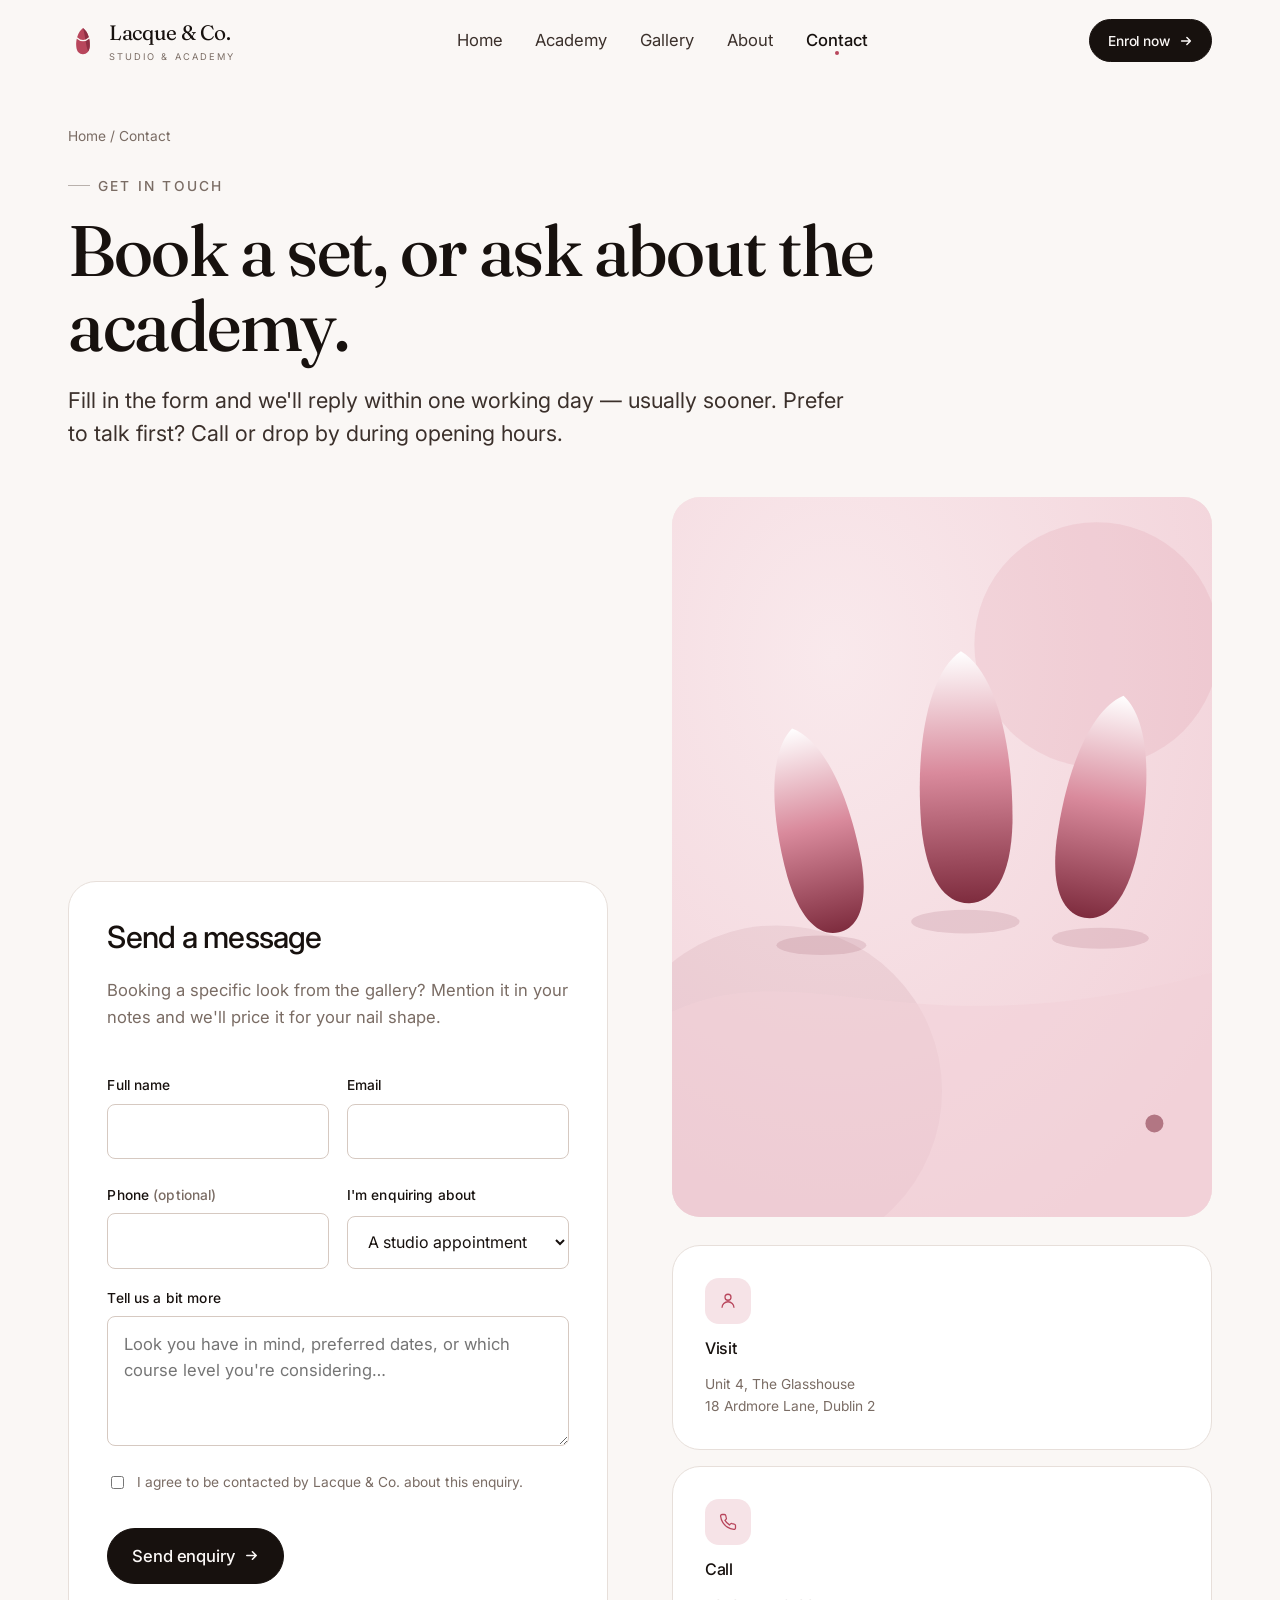
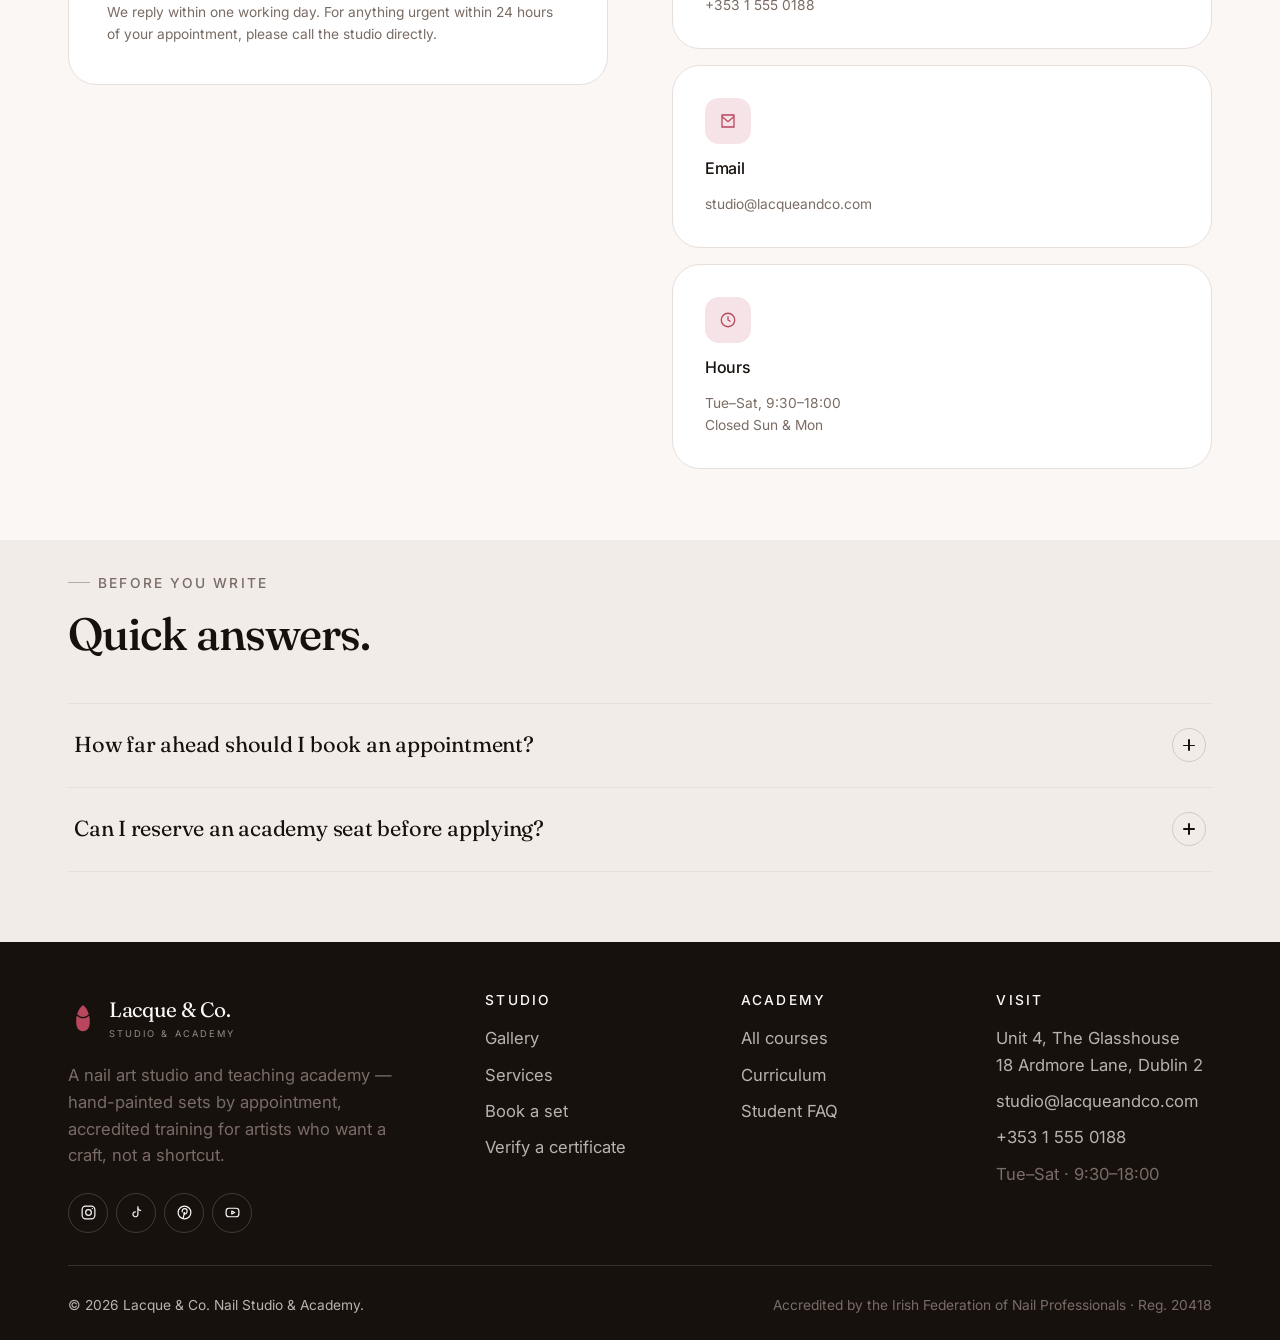
<file: contact.html>
<!doctype html>
<html lang="en">
<head>
<meta charset="utf-8">
<meta name="viewport" content="width=device-width, initial-scale=1">
<meta name="theme-color" content="#FAF7F5">
<link rel="preconnect" href="https://fonts.googleapis.com">
<link rel="preconnect" href="https://fonts.gstatic.com" crossorigin>
<link rel="stylesheet" href="https://fonts.googleapis.com/css2?family=Fraunces:ital,opsz,wght@0,9..144,300..600;1,9..144,300..600&family=Inter:wght@400;500;600&display=swap">
<link rel="stylesheet" href="assets/css/style.css">
<link rel="icon" href="data:image/svg+xml,%3Csvg xmlns='http://www.w3.org/2000/svg' viewBox='0 0 32 32'%3E%3Cpath d='M16 3c5 4 7 12 6.5 19C22 27 19.5 29 16 29s-6-2-6.5-7C9 15 11 7 16 3Z' fill='%23B8465C'/%3E%3C/svg%3E">
<script defer src="assets/js/art.js"></script>
<script defer src="assets/js/main.js"></script>
<title>Contact — Lacque &amp; Co. Nail Art Studio &amp; Academy</title>
<meta name="description" content="Book a nail art appointment or ask about academy courses at Lacque &amp; Co. in Dublin. We reply to every enquiry within one working day.">
<meta property="og:title" content="Contact — Lacque &amp; Co. Nail Art Studio &amp; Academy">
<meta property="og:description" content="Book a nail art appointment or ask about academy courses at Lacque &amp; Co. in Dublin. We reply to every enquiry within one working day.">
<meta property="og:type" content="website">
</head>
<body>
<a class="sr-only" href="#main">Skip to content</a>
<header class="site-header">
  <div class="wrap">
    <nav class="nav" aria-label="Primary">
      <a class="brand" href="index.html">
        <span class="brand__mark" aria-hidden="true">
          <svg viewBox="0 0 32 32" fill="none">
            <path d="M16 2c5.5 4.2 7.8 12.4 7.2 19.6C22.8 27.4 20 30 16 30s-6.8-2.6-7.2-8.4C8.2 14.4 10.5 6.2 16 2Z" fill="#B8465C"/>
            <path d="M16 2c5.5 4.2 7.8 12.4 7.2 19.6-.2 2.3-.8 4.1-1.7 5.4-2.6-6.4-3-16.4-5.5-25Z" fill="#8E2F44"/>
            <path d="M9.6 12.8c3.9 3.6 9 3.6 12.8 0" stroke="#FAF7F5" stroke-width="1.6" stroke-linecap="round"/>
          </svg>
        </span>
        <span>Lacque &amp; Co.<small>Studio &amp; Academy</small></span>
      </a>

      <ul class="nav__links">
        <li><a class="nav-link" href="index.html">Home</a></li>
        <li><a class="nav-link" href="academy.html">Academy</a></li>
        <li><a class="nav-link" href="gallery.html">Gallery</a></li>
        <li><a class="nav-link" href="about.html">About</a></li>
        <li><a class="nav-link" href="contact.html" aria-current="page">Contact</a></li>
      </ul>

      <a class="btn btn--sm nav__cta" href="contact.html?intent=course">Enrol now
        <svg class="arrow" width="14" height="14" viewBox="0 0 16 16" fill="none" stroke="currentColor" stroke-width="1.7" stroke-linecap="round" stroke-linejoin="round" aria-hidden="true"><path d="M3 8h10M9 4l4 4-4 4"/></svg>
      </a>

      <button class="burger" type="button" aria-expanded="false" aria-controls="mobile-menu" aria-label="Toggle menu"><span></span></button>
    </nav>
  </div>
</header>

<div class="mobile-menu" id="mobile-menu">
  <a class="nav-link" href="index.html">Home</a>
  <a class="nav-link" href="academy.html">Academy</a>
  <a class="nav-link" href="gallery.html">Gallery</a>
  <a class="nav-link" href="about.html">About</a>
  <a class="nav-link" href="contact.html" aria-current="page">Contact</a>
  <a class="btn" href="contact.html?intent=course">Enrol now</a>
</div>
<main id="main">
<section class="page-hero">
  <div class="wrap">
    <p class="crumbs"><a href="index.html">Home</a> / Contact</p>
    <span class="eyebrow" data-reveal>Get in touch</span>
    <h1 class="h1" style="margin-top:1rem;max-width:20ch" data-reveal data-reveal-delay="60">Book a set, or ask about the academy.</h1>
    <p class="lede" style="margin-top:1.25rem;max-width:56ch" data-reveal data-reveal-delay="120">Fill in the form and we'll reply within one working day — usually sooner. Prefer to talk first? Call or drop by during opening hours.</p>
  </div>
</section>

<section class="section" style="padding-top:1rem">
  <div class="wrap split">
    <div class="card" data-reveal style="padding:clamp(1.75rem,3vw,2.5rem)">
      <h2 class="h3">Send a message</h2>
      <p class="muted" style="margin-top:.5rem">Booking a specific look from the gallery? Mention it in your notes and we'll price it for your nail shape.</p>

      <form class="form" id="booking-form" style="margin-top:1.75rem" novalidate>
        <div class="field__row">
          <div class="field">
            <label for="name">Full name</label>
            <input type="text" id="name" name="name" required autocomplete="name" data-error="Please tell us your name.">
            <span class="error" role="alert"></span>
          </div>
          <div class="field">
            <label for="email">Email</label>
            <input type="email" id="email" name="email" required autocomplete="email" data-error="Enter a valid email address.">
            <span class="error" role="alert"></span>
          </div>
        </div>

        <div class="field__row">
          <div class="field">
            <label for="phone">Phone <span class="muted">(optional)</span></label>
            <input type="tel" id="phone" name="phone" autocomplete="tel">
          </div>
          <div class="field">
            <label for="subject">I'm enquiring about</label>
            <select id="subject" name="subject" required>
              <option value="appointment">A studio appointment</option>
              <option value="course">Academy courses</option>
              <option value="press">Press &amp; collaborations</option>
              <option value="other">Something else</option>
            </select>
          </div>
        </div>

        <div class="field">
          <label for="notes">Tell us a bit more</label>
          <textarea id="notes" name="notes" required data-error="Let us know what you're after." placeholder="Look you have in mind, preferred dates, or which course level you're considering…"></textarea>
          <span class="error" role="alert"></span>
        </div>

        <label style="display:flex;gap:.6rem;align-items:flex-start;font-size:var(--step--1);color:var(--muted)">
          <input type="checkbox" id="consent" name="consent" required style="margin-top:.3rem" data-error="Please confirm you're happy to be contacted.">
          <span>I agree to be contacted by Lacque &amp; Co. about this enquiry.</span>
        </label>
        <span class="error" role="alert" style="margin-top:-.75rem"></span>

        <button class="btn" type="submit" style="justify-self:start">Send enquiry
          <svg class="arrow" width="15" height="15" viewBox="0 0 16 16" fill="none" stroke="currentColor" stroke-width="1.7" stroke-linecap="round" stroke-linejoin="round" aria-hidden="true"><path d="M3 8h10M9 4l4 4-4 4"/></svg>
        </button>

        <p class="form__status" id="form-status" role="status" hidden></p>
        <p class="form__note">We reply within one working day. For anything urgent within 24 hours of your appointment, please call the studio directly.</p>
      </form>
    </div>

    <div class="stack" style="--stack:1.75rem" data-reveal data-reveal-delay="100">
      <div class="art" data-art="ombre" data-palette="rose" data-seed="contact-hero" style="border-radius:var(--radius-lg)"></div>

      <div class="grid grid--2" style="gap:1rem">
        <div class="card">
          <div class="card__icon" aria-hidden="true"><svg width="18" height="18" viewBox="0 0 24 24" fill="none" stroke="currentColor" stroke-width="1.7"><path d="M20 21a8 8 0 0 0-16 0"/><circle cx="12" cy="7" r="4"/></svg></div>
          <h3 class="h4" style="font-size:1rem">Visit</h3>
          <p class="muted" style="font-size:var(--step--1)">Unit 4, The Glasshouse<br>18 Ardmore Lane, Dublin 2</p>
        </div>
        <div class="card">
          <div class="card__icon" aria-hidden="true"><svg width="18" height="18" viewBox="0 0 24 24" fill="none" stroke="currentColor" stroke-width="1.7"><path d="M22 16.9v3a2 2 0 0 1-2.2 2 19.8 19.8 0 0 1-8.6-3.1 19.5 19.5 0 0 1-6-6A19.8 19.8 0 0 1 2.1 4.2 2 2 0 0 1 4.1 2h3a2 2 0 0 1 2 1.7c.1.9.3 1.8.6 2.7a2 2 0 0 1-.4 2.1L8 9.9a16 16 0 0 0 6 6l1.4-1.4a2 2 0 0 1 2.1-.4c.9.3 1.8.5 2.7.6a2 2 0 0 1 1.8 2Z"/></svg></div>
          <h3 class="h4" style="font-size:1rem">Call</h3>
          <p class="muted" style="font-size:var(--step--1)"><a href="tel:+35315550188">+353 1 555 0188</a></p>
        </div>
        <div class="card">
          <div class="card__icon" aria-hidden="true"><svg width="18" height="18" viewBox="0 0 24 24" fill="none" stroke="currentColor" stroke-width="1.7"><path d="M4 4h16v16H4Z"/><path d="m4 6 8 7 8-7"/></svg></div>
          <h3 class="h4" style="font-size:1rem">Email</h3>
          <p class="muted" style="font-size:var(--step--1)"><a href="mailto:studio@lacqueandco.com">studio@lacqueandco.com</a></p>
        </div>
        <div class="card">
          <div class="card__icon" aria-hidden="true"><svg width="18" height="18" viewBox="0 0 24 24" fill="none" stroke="currentColor" stroke-width="1.7"><circle cx="12" cy="12" r="9"/><path d="M12 7v5l3.5 2"/></svg></div>
          <h3 class="h4" style="font-size:1rem">Hours</h3>
          <p class="muted" style="font-size:var(--step--1)">Tue–Sat, 9:30–18:00<br>Closed Sun &amp; Mon</p>
        </div>
      </div>
    </div>
  </div>
</section>

<section class="section section--sunk" style="padding-top:2rem">
  <div class="wrap">
    <div class="section-head">
      <span class="eyebrow" data-reveal>Before you write</span>
      <h2 class="h2" data-reveal data-reveal-delay="60">Quick answers.</h2>
    </div>
    <div class="faq">
      <div class="faq__item">
        <button class="faq__q" type="button" aria-expanded="false">How far ahead should I book an appointment?<span class="faq__icon" aria-hidden="true"></span></button>
        <div class="faq__a"><div><p>Two to three weeks for a standard set, six weeks out for bridal trials. We do keep a short-notice list for cancellations.</p></div></div>
      </div>
      <div class="faq__item">
        <button class="faq__q" type="button" aria-expanded="false">Can I reserve an academy seat before applying?<span class="faq__icon" aria-hidden="true"></span></button>
        <div class="faq__a"><div><p>Yes — a 20% deposit holds your seat while we confirm your level. It's refundable up to four weeks before the cohort starts.</p></div></div>
      </div>
    </div>
  </div>
</section>
</main>
<footer class="site-footer">
  <div class="wrap">
    <div class="footer__top">
      <div class="footer__brand">
        <a class="brand" href="index.html">
          <span class="brand__mark" aria-hidden="true">
            <svg viewBox="0 0 32 32" fill="none">
              <path d="M16 2c5.5 4.2 7.8 12.4 7.2 19.6C22.8 27.4 20 30 16 30s-6.8-2.6-7.2-8.4C8.2 14.4 10.5 6.2 16 2Z" fill="#B8465C"/>
              <path d="M9.6 12.8c3.9 3.6 9 3.6 12.8 0" stroke="#17110E" stroke-width="1.6" stroke-linecap="round"/>
            </svg>
          </span>
          <span>Lacque &amp; Co.<small>Studio &amp; Academy</small></span>
        </a>
        <p class="muted" style="margin-top:1.25rem;max-width:34ch">A nail art studio and teaching academy — hand-painted sets by appointment, accredited training for artists who want a craft, not a shortcut.</p>
        <div class="socials">
          <a href="#" aria-label="Instagram"><svg width="17" height="17" viewBox="0 0 24 24" fill="none" stroke="currentColor" stroke-width="1.7"><rect x="3" y="3" width="18" height="18" rx="5"/><circle cx="12" cy="12" r="4"/><circle cx="17.5" cy="6.5" r="1" fill="currentColor" stroke="none"/></svg></a>
          <a href="#" aria-label="TikTok"><svg width="17" height="17" viewBox="0 0 24 24" fill="none" stroke="currentColor" stroke-width="1.7" stroke-linejoin="round"><path d="M14 3v11.5a3.5 3.5 0 1 1-3-3.46"/><path d="M14 6.5c.9 1.6 2.4 2.6 4.5 2.8"/></svg></a>
          <a href="#" aria-label="Pinterest"><svg width="17" height="17" viewBox="0 0 24 24" fill="none" stroke="currentColor" stroke-width="1.7" stroke-linecap="round"><circle cx="12" cy="12" r="9"/><path d="M10 20l2.2-8"/><path d="M8.8 11.2c-.6-2.4 1-4.6 3.5-4.6 2 0 3.4 1.3 3.4 3.3 0 2.4-1.3 4.2-3 4.2-1 0-1.7-.8-1.5-1.7"/></svg></a>
          <a href="#" aria-label="YouTube"><svg width="17" height="17" viewBox="0 0 24 24" fill="none" stroke="currentColor" stroke-width="1.7" stroke-linejoin="round"><rect x="3" y="6" width="18" height="12" rx="4"/><path d="M11 10l4 2-4 2z"/></svg></a>
        </div>
      </div>

      <div class="footer__col">
        <h4>Studio</h4>
        <ul>
          <li><a href="gallery.html">Gallery</a></li>
          <li><a href="index.html#services">Services</a></li>
          <li><a href="contact.html?intent=appointment">Book a set</a></li>
          <li><a href="academy.html#verify">Verify a certificate</a></li>
        </ul>
      </div>

      <div class="footer__col">
        <h4>Academy</h4>
        <ul>
          <li><a href="academy.html">All courses</a></li>
          <li><a href="academy.html#curriculum">Curriculum</a></li>
          <li><a href="academy.html#faq">Student FAQ</a></li>
        </ul>
      </div>

      <div class="footer__col">
        <h4>Visit</h4>
        <ul>
          <li>Unit 4, The Glasshouse<br>18 Ardmore Lane, Dublin 2</li>
          <li><a href="mailto:studio@lacqueandco.com">studio@lacqueandco.com</a></li>
          <li><a href="tel:+35315550188">+353 1 555 0188</a></li>
          <li class="muted">Tue–Sat · 9:30–18:00</li>
        </ul>
      </div>
    </div>

    <div class="footer__bottom">
      <p>© <span data-year>2026</span> Lacque &amp; Co. Nail Studio &amp; Academy.</p>
      <p class="muted">Accredited by the Irish Federation of Nail Professionals · Reg. 20418</p>
    </div>
  </div>
</footer>
</body>
</html>
</file>
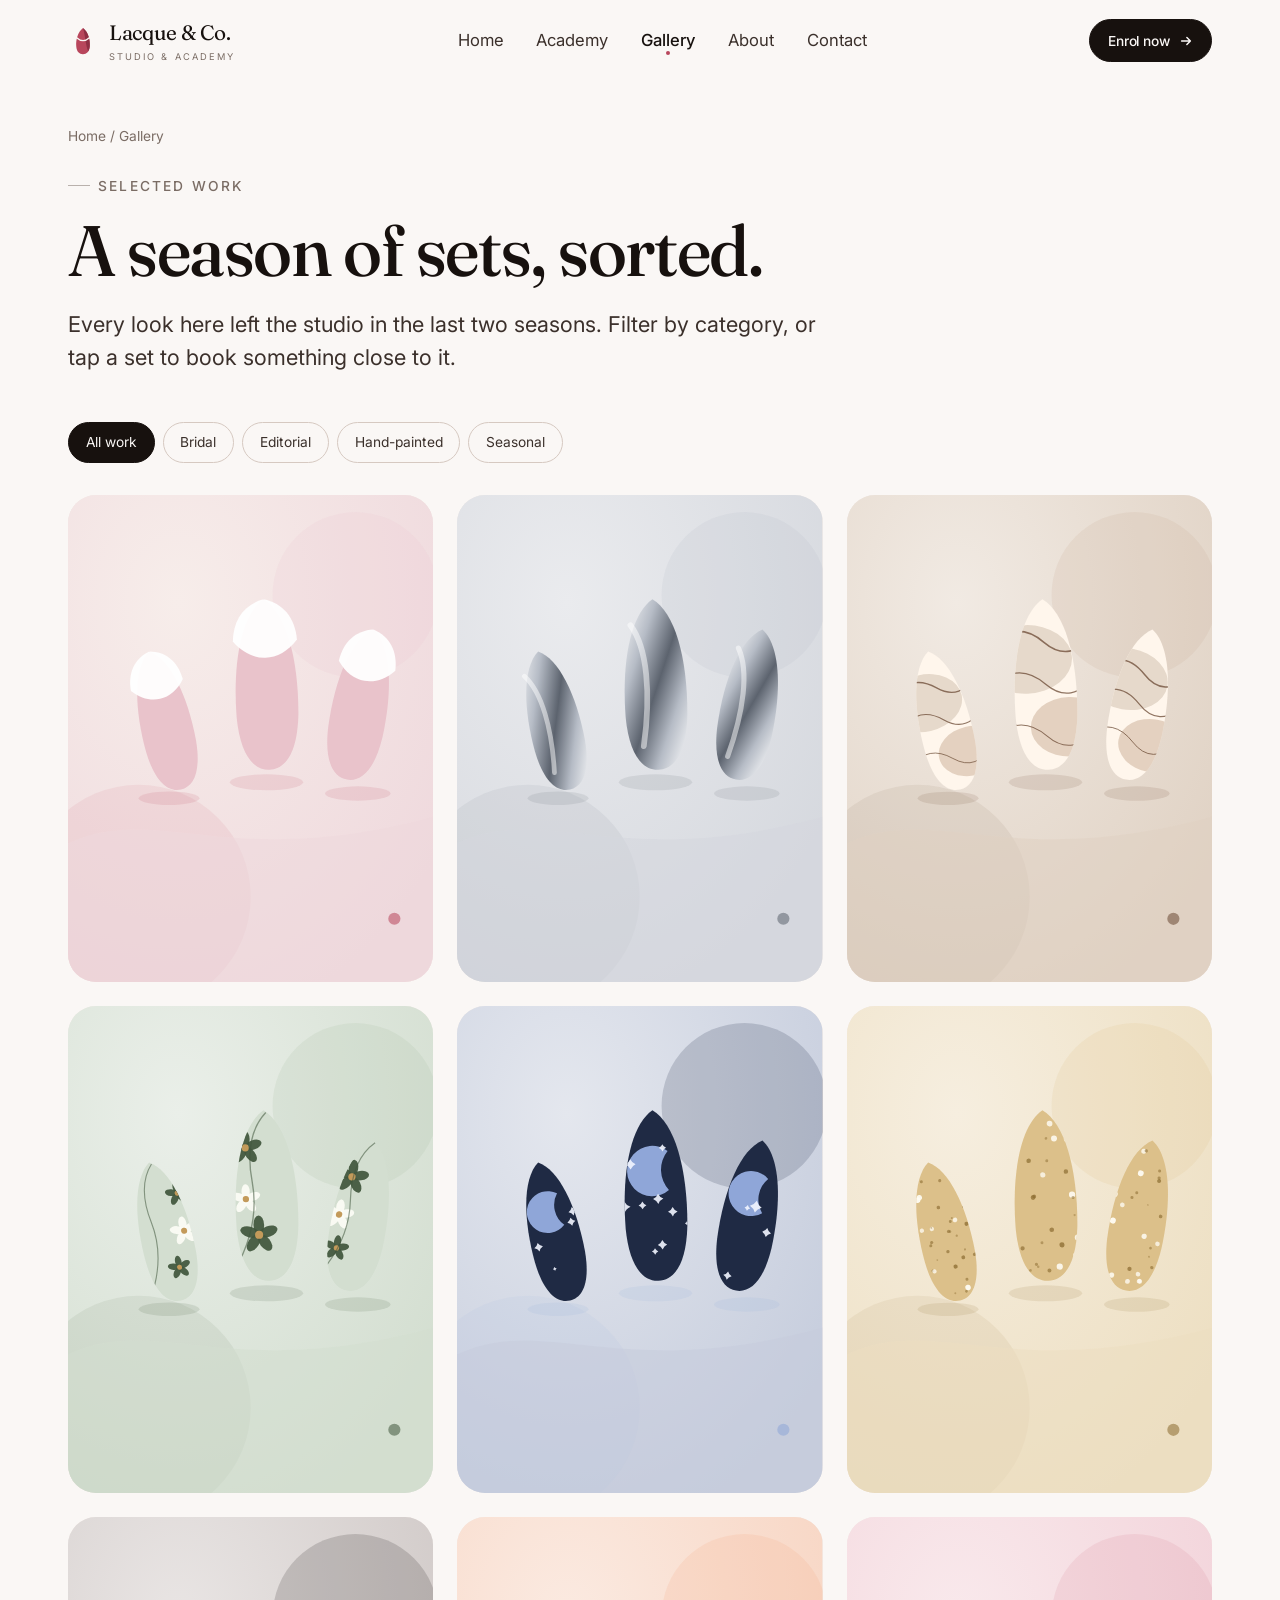
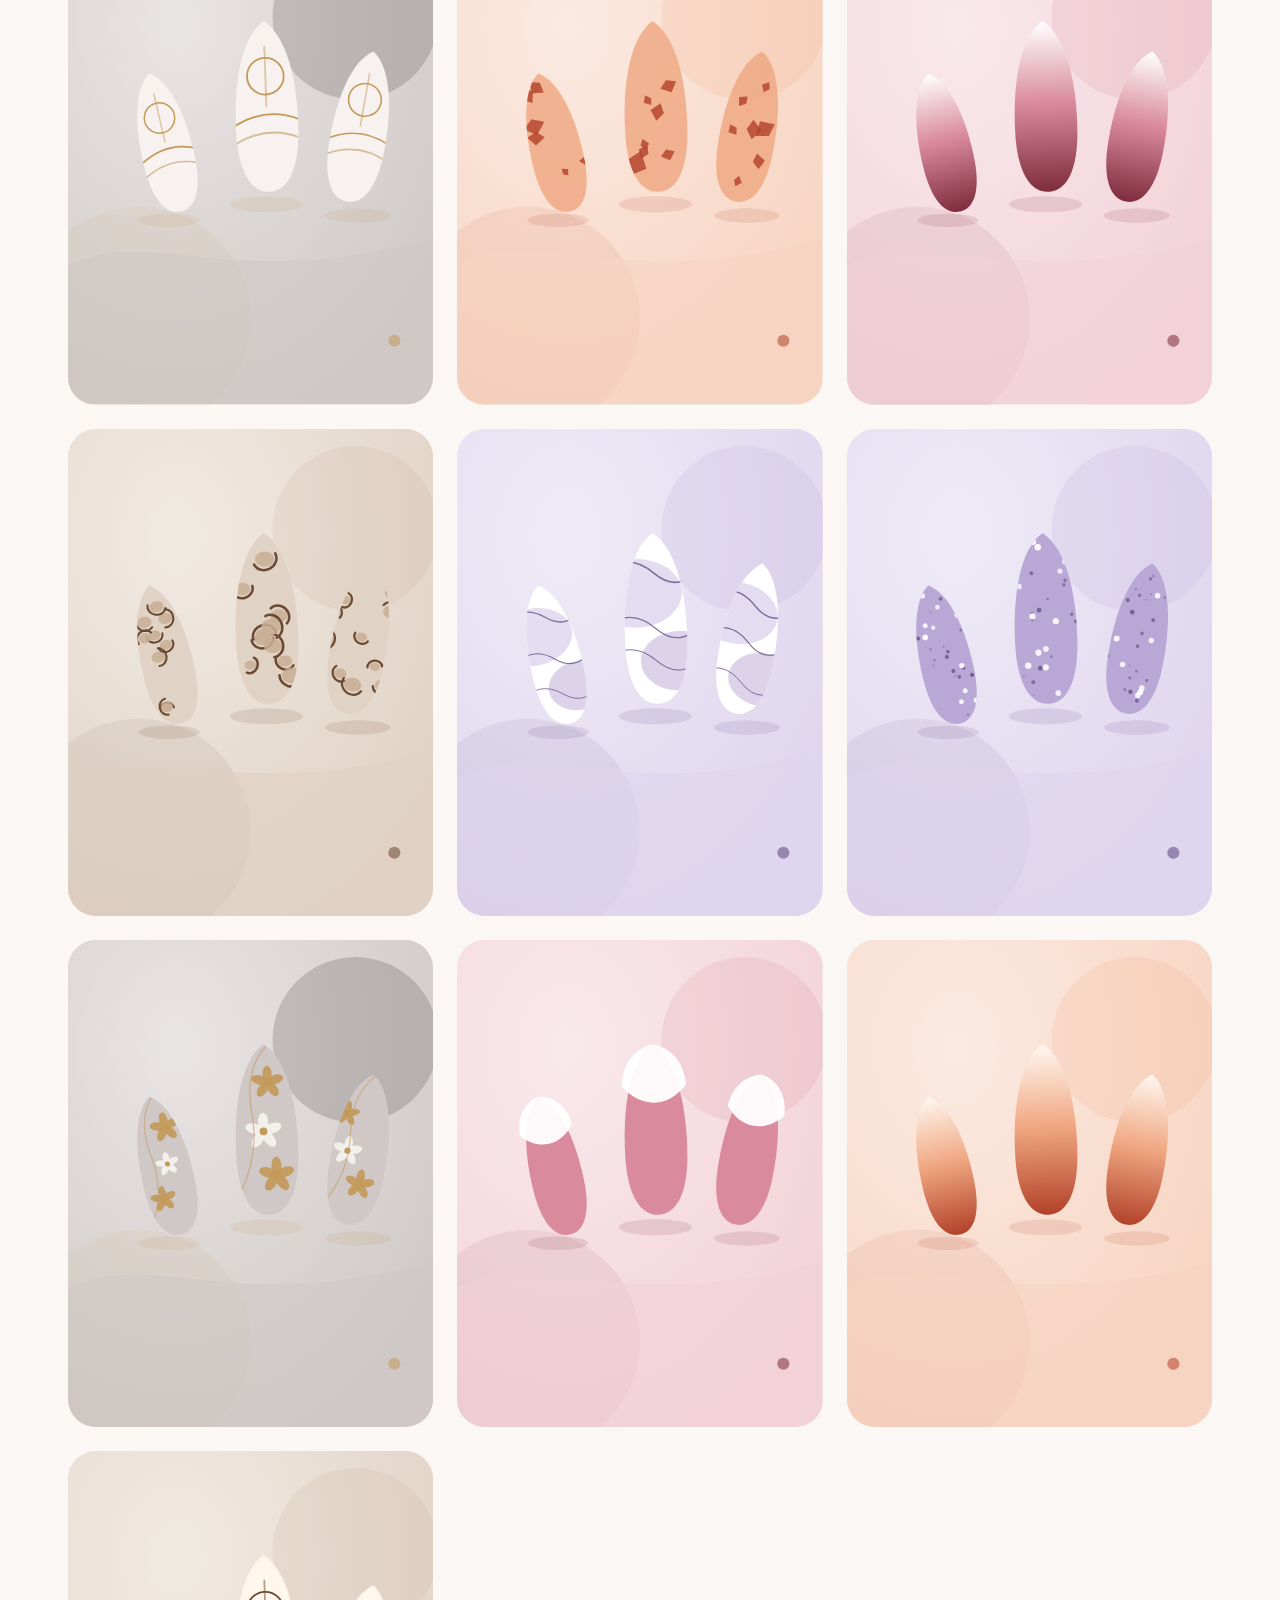
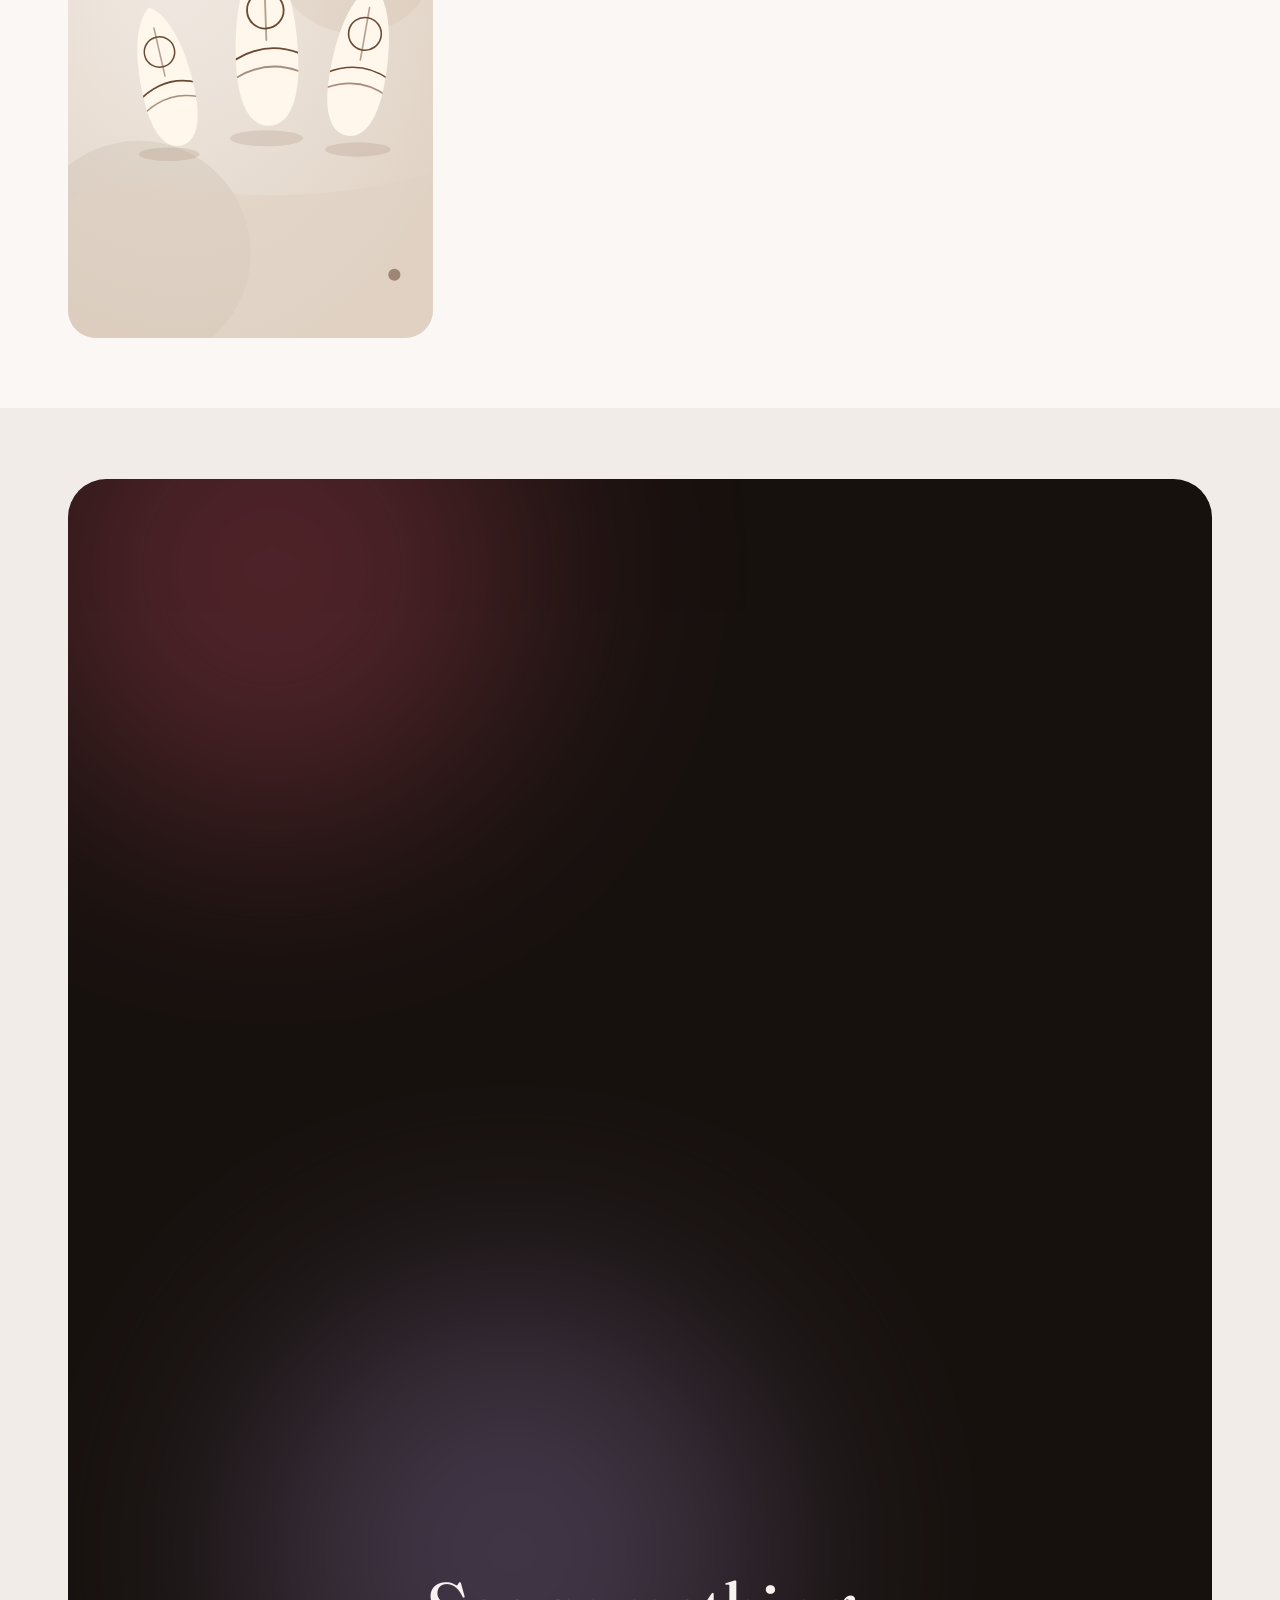
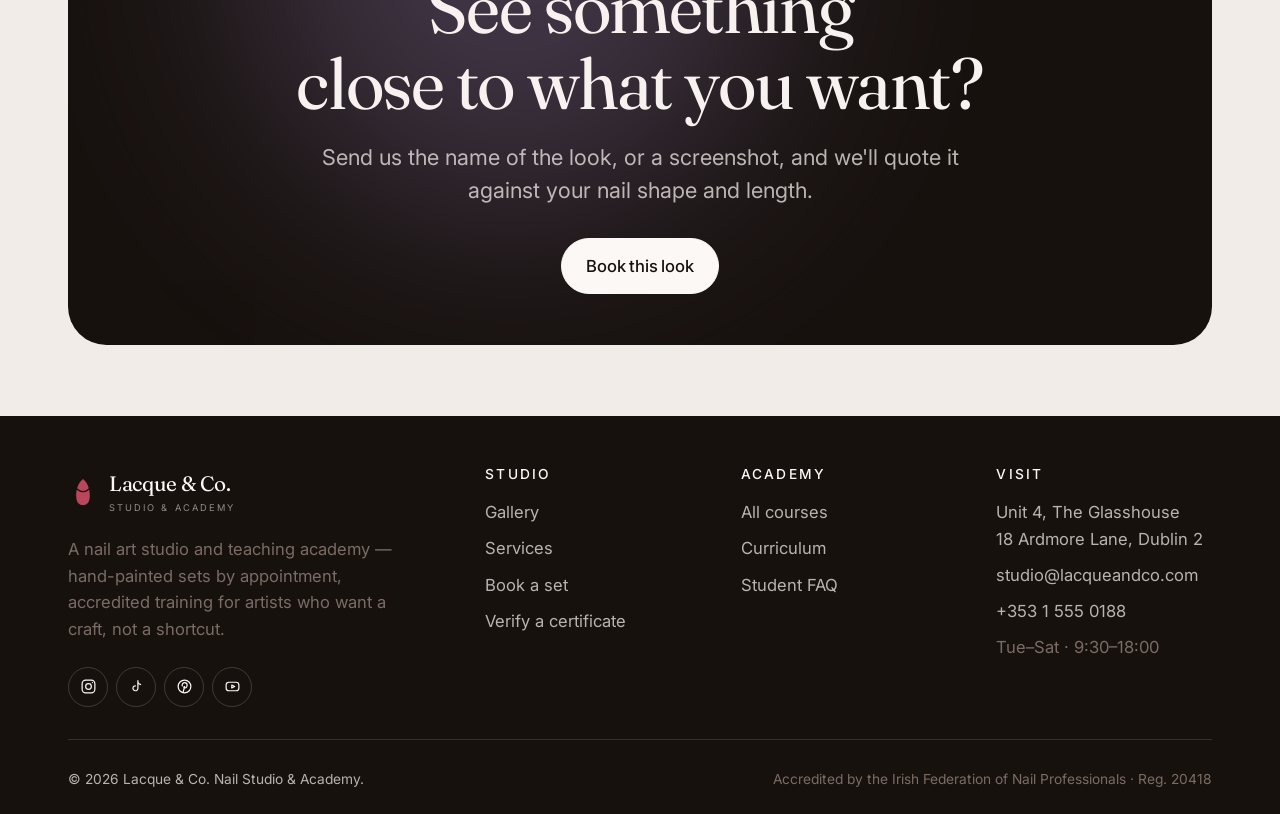
<file: gallery.html>
<!doctype html>
<html lang="en">
<head>
<meta charset="utf-8">
<meta name="viewport" content="width=device-width, initial-scale=1">
<meta name="theme-color" content="#FAF7F5">
<link rel="preconnect" href="https://fonts.googleapis.com">
<link rel="preconnect" href="https://fonts.gstatic.com" crossorigin>
<link rel="stylesheet" href="https://fonts.googleapis.com/css2?family=Fraunces:ital,opsz,wght@0,9..144,300..600;1,9..144,300..600&family=Inter:wght@400;500;600&display=swap">
<link rel="stylesheet" href="assets/css/style.css">
<link rel="icon" href="data:image/svg+xml,%3Csvg xmlns='http://www.w3.org/2000/svg' viewBox='0 0 32 32'%3E%3Cpath d='M16 3c5 4 7 12 6.5 19C22 27 19.5 29 16 29s-6-2-6.5-7C9 15 11 7 16 3Z' fill='%23B8465C'/%3E%3C/svg%3E">
<script defer src="assets/js/art.js"></script>
<script defer src="assets/js/main.js"></script>
<title>Gallery — Lacque &amp; Co. Nail Art</title>
<meta name="description" content="Browse hand-painted nail art from Lacque &amp; Co.: bridal, editorial, hand-painted and seasonal sets. Filter by category and book the look you love.">
<meta property="og:title" content="Gallery — Lacque &amp; Co. Nail Art">
<meta property="og:description" content="Browse hand-painted nail art from Lacque &amp; Co.: bridal, editorial, hand-painted and seasonal sets. Filter by category and book the look you love.">
<meta property="og:type" content="website">
</head>
<body>
<a class="sr-only" href="#main">Skip to content</a>
<header class="site-header">
  <div class="wrap">
    <nav class="nav" aria-label="Primary">
      <a class="brand" href="index.html">
        <span class="brand__mark" aria-hidden="true">
          <svg viewBox="0 0 32 32" fill="none">
            <path d="M16 2c5.5 4.2 7.8 12.4 7.2 19.6C22.8 27.4 20 30 16 30s-6.8-2.6-7.2-8.4C8.2 14.4 10.5 6.2 16 2Z" fill="#B8465C"/>
            <path d="M16 2c5.5 4.2 7.8 12.4 7.2 19.6-.2 2.3-.8 4.1-1.7 5.4-2.6-6.4-3-16.4-5.5-25Z" fill="#8E2F44"/>
            <path d="M9.6 12.8c3.9 3.6 9 3.6 12.8 0" stroke="#FAF7F5" stroke-width="1.6" stroke-linecap="round"/>
          </svg>
        </span>
        <span>Lacque &amp; Co.<small>Studio &amp; Academy</small></span>
      </a>

      <ul class="nav__links">
        <li><a class="nav-link" href="index.html">Home</a></li>
        <li><a class="nav-link" href="academy.html">Academy</a></li>
        <li><a class="nav-link" href="gallery.html" aria-current="page">Gallery</a></li>
        <li><a class="nav-link" href="about.html">About</a></li>
        <li><a class="nav-link" href="contact.html">Contact</a></li>
      </ul>

      <a class="btn btn--sm nav__cta" href="contact.html?intent=course">Enrol now
        <svg class="arrow" width="14" height="14" viewBox="0 0 16 16" fill="none" stroke="currentColor" stroke-width="1.7" stroke-linecap="round" stroke-linejoin="round" aria-hidden="true"><path d="M3 8h10M9 4l4 4-4 4"/></svg>
      </a>

      <button class="burger" type="button" aria-expanded="false" aria-controls="mobile-menu" aria-label="Toggle menu"><span></span></button>
    </nav>
  </div>
</header>

<div class="mobile-menu" id="mobile-menu">
  <a class="nav-link" href="index.html">Home</a>
  <a class="nav-link" href="academy.html">Academy</a>
  <a class="nav-link" href="gallery.html" aria-current="page">Gallery</a>
  <a class="nav-link" href="about.html">About</a>
  <a class="nav-link" href="contact.html">Contact</a>
  <a class="btn" href="contact.html?intent=course">Enrol now</a>
</div>
<main id="main">
<section class="page-hero">
  <div class="wrap">
    <p class="crumbs"><a href="index.html">Home</a> / Gallery</p>
    <span class="eyebrow" data-reveal>Selected work</span>
    <h1 class="h1" style="margin-top:1rem;max-width:20ch" data-reveal data-reveal-delay="60">A season of sets, sorted.</h1>
    <p class="lede" style="margin-top:1.25rem;max-width:56ch" data-reveal data-reveal-delay="120">Every look here left the studio in the last two seasons. Filter by category, or tap a set to book something close to it.</p>
  </div>
</section>

<section class="section" style="padding-top:1rem">
  <div class="wrap">
    <div class="filters" data-reveal>
      <button class="filter is-active" type="button" data-filter="all">All work</button>
      <button class="filter" type="button" data-filter="bridal">Bridal</button>
      <button class="filter" type="button" data-filter="editorial">Editorial</button>
      <button class="filter" type="button" data-filter="handpaint">Hand-painted</button>
      <button class="filter" type="button" data-filter="seasonal">Seasonal</button>
    </div>

    <div class="grid grid--3" id="gallery-grid" data-limit="16">
      <noscript><p class="muted">Enable JavaScript to browse the gallery, or <a class="link-arrow" href="contact.html">ask us for a lookbook</a>.</p></noscript>
    </div>
    <p class="muted center" id="gallery-empty" hidden style="margin-top:2rem">No sets in this category yet — check back soon, or <a class="link-arrow" href="contact.html">tell us what you're after</a>.</p>
  </div>
</section>

<section class="section section--sunk">
  <div class="wrap">
    <div class="cta" data-reveal style="background:var(--ink)">
      <div class="cta__glow cta__glow--a" aria-hidden="true"></div>
      <div class="cta__glow cta__glow--b" aria-hidden="true"></div>
      <h2 class="h1 serif">See something<br>close to what you want?</h2>
      <p class="lede" style="margin:1.25rem auto 0;max-width:46ch;color:rgba(247,242,239,.72)">Send us the name of the look, or a screenshot, and we'll quote it against your nail shape and length.</p>
      <div class="cta__actions">
        <a class="btn btn--light" href="contact.html?intent=appointment">Book this look</a>
      </div>
    </div>
  </div>
</section>
</main>
<footer class="site-footer">
  <div class="wrap">
    <div class="footer__top">
      <div class="footer__brand">
        <a class="brand" href="index.html">
          <span class="brand__mark" aria-hidden="true">
            <svg viewBox="0 0 32 32" fill="none">
              <path d="M16 2c5.5 4.2 7.8 12.4 7.2 19.6C22.8 27.4 20 30 16 30s-6.8-2.6-7.2-8.4C8.2 14.4 10.5 6.2 16 2Z" fill="#B8465C"/>
              <path d="M9.6 12.8c3.9 3.6 9 3.6 12.8 0" stroke="#17110E" stroke-width="1.6" stroke-linecap="round"/>
            </svg>
          </span>
          <span>Lacque &amp; Co.<small>Studio &amp; Academy</small></span>
        </a>
        <p class="muted" style="margin-top:1.25rem;max-width:34ch">A nail art studio and teaching academy — hand-painted sets by appointment, accredited training for artists who want a craft, not a shortcut.</p>
        <div class="socials">
          <a href="#" aria-label="Instagram"><svg width="17" height="17" viewBox="0 0 24 24" fill="none" stroke="currentColor" stroke-width="1.7"><rect x="3" y="3" width="18" height="18" rx="5"/><circle cx="12" cy="12" r="4"/><circle cx="17.5" cy="6.5" r="1" fill="currentColor" stroke="none"/></svg></a>
          <a href="#" aria-label="TikTok"><svg width="17" height="17" viewBox="0 0 24 24" fill="none" stroke="currentColor" stroke-width="1.7" stroke-linejoin="round"><path d="M14 3v11.5a3.5 3.5 0 1 1-3-3.46"/><path d="M14 6.5c.9 1.6 2.4 2.6 4.5 2.8"/></svg></a>
          <a href="#" aria-label="Pinterest"><svg width="17" height="17" viewBox="0 0 24 24" fill="none" stroke="currentColor" stroke-width="1.7" stroke-linecap="round"><circle cx="12" cy="12" r="9"/><path d="M10 20l2.2-8"/><path d="M8.8 11.2c-.6-2.4 1-4.6 3.5-4.6 2 0 3.4 1.3 3.4 3.3 0 2.4-1.3 4.2-3 4.2-1 0-1.7-.8-1.5-1.7"/></svg></a>
          <a href="#" aria-label="YouTube"><svg width="17" height="17" viewBox="0 0 24 24" fill="none" stroke="currentColor" stroke-width="1.7" stroke-linejoin="round"><rect x="3" y="6" width="18" height="12" rx="4"/><path d="M11 10l4 2-4 2z"/></svg></a>
        </div>
      </div>

      <div class="footer__col">
        <h4>Studio</h4>
        <ul>
          <li><a href="gallery.html">Gallery</a></li>
          <li><a href="index.html#services">Services</a></li>
          <li><a href="contact.html?intent=appointment">Book a set</a></li>
          <li><a href="academy.html#verify">Verify a certificate</a></li>
        </ul>
      </div>

      <div class="footer__col">
        <h4>Academy</h4>
        <ul>
          <li><a href="academy.html">All courses</a></li>
          <li><a href="academy.html#curriculum">Curriculum</a></li>
          <li><a href="academy.html#faq">Student FAQ</a></li>
        </ul>
      </div>

      <div class="footer__col">
        <h4>Visit</h4>
        <ul>
          <li>Unit 4, The Glasshouse<br>18 Ardmore Lane, Dublin 2</li>
          <li><a href="mailto:studio@lacqueandco.com">studio@lacqueandco.com</a></li>
          <li><a href="tel:+35315550188">+353 1 555 0188</a></li>
          <li class="muted">Tue–Sat · 9:30–18:00</li>
        </ul>
      </div>
    </div>

    <div class="footer__bottom">
      <p>© <span data-year>2026</span> Lacque &amp; Co. Nail Studio &amp; Academy.</p>
      <p class="muted">Accredited by the Irish Federation of Nail Professionals · Reg. 20418</p>
    </div>
  </div>
</footer>
</body>
</html>
</file>
<file: assets/css/style.css>
/* ==========================================================================
   Lacque & Co. — Nail Art Studio & Academy
   Design system + layout. Zero dependencies.
   ========================================================================== */

/* ---------- Tokens ---------- */
:root {
  --bg:          #FAF7F5;
  --bg-elev:     #FFFFFF;
  --bg-sunk:     #F2ECE8;
  --ink:         #17110E;
  --ink-soft:    #3B302B;
  --muted:       #7A6C64;
  --line:        #E7DFDA;
  --line-strong: #D6C9C1;

  --accent:      #B8465C;
  --accent-soft: #F6E3E7;
  --gold:        #C39A5A;
  --lilac:       #8F7BB0;

  --success:      #2F7D53;
  --success-soft: #E3F1E8;
  --danger:       #B23A3A;
  --danger-soft:  #F8E6E6;

  --radius-sm: 8px;
  --radius:    16px;
  --radius-lg: 28px;
  --radius-pill: 999px;

  --shadow-sm: 0 1px 2px rgba(23, 17, 14, .05);
  --shadow:    0 12px 32px -18px rgba(23, 17, 14, .35);
  --shadow-lg: 0 40px 80px -48px rgba(23, 17, 14, .45);

  --font-sans:  "Inter", -apple-system, BlinkMacSystemFont, "Segoe UI", Helvetica, Arial, sans-serif;
  --font-serif: "Fraunces", "Iowan Old Style", Georgia, "Times New Roman", serif;

  --step--1: clamp(.8rem, .78rem + .1vw, .875rem);
  --step-0:  clamp(.95rem, .92rem + .15vw, 1.0625rem);
  --step-1:  clamp(1.15rem, 1.08rem + .35vw, 1.375rem);
  --step-2:  clamp(1.5rem, 1.35rem + .7vw, 2rem);
  --step-3:  clamp(2rem, 1.7rem + 1.4vw, 3rem);
  --step-4:  clamp(2.6rem, 1.9rem + 3.2vw, 5rem);
  --step-5:  clamp(3.2rem, 2rem + 5.6vw, 7.5rem);

  --gutter: clamp(1.25rem, 4vw, 3rem);
  --max:    1240px;
  --section-y: clamp(3rem, 5.5vw, 5.5rem);

  --ease: cubic-bezier(.22, 1, .36, 1);
}

/* ---------- Reset ---------- */
*, *::before, *::after { box-sizing: border-box; }
html { -webkit-text-size-adjust: 100%; scroll-behavior: smooth; }
@media (prefers-reduced-motion: reduce) {
  html { scroll-behavior: auto; }
  *, *::before, *::after { animation-duration: .001ms !important; animation-iteration-count: 1 !important; transition-duration: .001ms !important; }
}
body {
  margin: 0;
  background: var(--bg);
  color: var(--ink);
  font-family: var(--font-sans);
  font-size: var(--step-0);
  line-height: 1.6;
  -webkit-font-smoothing: antialiased;
  overflow-x: hidden;
}
img, svg, video { display: block; max-width: 100%; }
h1, h2, h3, h4 { margin: 0; font-weight: 500; line-height: 1.06; letter-spacing: -.02em; }
p { margin: 0; }
a { color: inherit; text-decoration: none; }
ul, ol { margin: 0; padding: 0; list-style: none; }
button, input, textarea, select { font: inherit; color: inherit; }
:focus-visible { outline: 2px solid var(--accent); outline-offset: 3px; border-radius: 4px; }

/* ---------- Primitives ---------- */
.wrap { width: 100%; max-width: var(--max); margin-inline: auto; padding-inline: var(--gutter); }
.section { padding-block: var(--section-y); }
.section--sunk { background: var(--bg-sunk); }
.section--ink { background: var(--ink); color: #F7F2EF; }
.section--ink .eyebrow { color: rgba(247, 242, 239, .6); }
.section--ink .lede, .section--ink .muted { color: rgba(247, 242, 239, .68); }

.serif { font-family: var(--font-serif); font-weight: 400; font-optical-sizing: auto; }
.italic { font-style: italic; }
.muted { color: var(--muted); }
.center { text-align: center; }

.eyebrow {
  display: inline-flex; align-items: center; gap: .5rem;
  font-size: var(--step--1); letter-spacing: .16em; text-transform: uppercase;
  color: var(--muted); font-weight: 500;
}
.eyebrow::before {
  content: ""; width: 22px; height: 1px; background: currentColor; opacity: .5;
}
.eyebrow--plain::before { display: none; }

.h-display { font-family: var(--font-serif); font-size: var(--step-5); font-weight: 400; line-height: .95; letter-spacing: -.035em; }
.h1 { font-family: var(--font-serif); font-size: var(--step-4); }
.h2 { font-family: var(--font-serif); font-size: var(--step-3); }
.h3 { font-size: var(--step-2); font-weight: 500; letter-spacing: -.025em; }
.h4 { font-size: var(--step-1); font-weight: 500; letter-spacing: -.02em; }
.lede { font-size: var(--step-1); line-height: 1.5; color: var(--ink-soft); font-weight: 400; }

.stack > * + * { margin-top: var(--stack, 1rem); }
.section-head { display: grid; gap: 1.1rem; max-width: 62ch; margin-bottom: clamp(1.75rem, 3.5vw, 2.75rem); }
.section-head--split {
  max-width: none; grid-template-columns: minmax(0, 1fr);
  align-items: end;
}
@media (min-width: 860px) {
  .section-head--split { grid-template-columns: minmax(0, 1.35fr) minmax(0, 1fr); gap: 3rem; }
}

/* ---------- Buttons ---------- */
.btn {
  --btn-bg: var(--ink); --btn-fg: #FBF8F6; --btn-bd: var(--ink);
  display: inline-flex; align-items: center; justify-content: center; gap: .6rem;
  padding: .85rem 1.5rem; border-radius: var(--radius-pill);
  background: var(--btn-bg); color: var(--btn-fg); border: 1px solid var(--btn-bd);
  font-size: var(--step-0); font-weight: 500; letter-spacing: -.01em;
  cursor: pointer; white-space: nowrap;
  transition: transform .35s var(--ease), background .25s ease, color .25s ease, border-color .25s ease, box-shadow .35s var(--ease);
}
.btn:hover { transform: translateY(-2px); box-shadow: var(--shadow); }
.btn:active { transform: translateY(0); }
.btn--accent { --btn-bg: var(--accent); --btn-bd: var(--accent); }
.btn--ghost  { --btn-bg: transparent; --btn-fg: var(--ink); --btn-bd: var(--line-strong); }
.btn--ghost:hover { --btn-bd: var(--ink); }
.btn--light  { --btn-bg: #FBF8F6; --btn-fg: var(--ink); --btn-bd: #FBF8F6; }
.btn--sm { padding: .6rem 1.1rem; font-size: var(--step--1); }
.btn .arrow { transition: transform .35s var(--ease); }
.btn:hover .arrow { transform: translateX(3px); }

.link-arrow {
  display: inline-flex; align-items: center; gap: .5rem;
  font-weight: 500; border-bottom: 1px solid var(--line-strong); padding-bottom: 2px;
  transition: border-color .25s ease, gap .25s var(--ease);
}
.link-arrow:hover { border-color: var(--ink); gap: .75rem; }

/* ---------- Badges / pills ---------- */
.badge {
  display: inline-flex; align-items: center; gap: .55rem;
  padding: .45rem .9rem; border-radius: var(--radius-pill);
  border: 1px solid var(--line-strong); background: var(--bg-elev);
  font-size: var(--step--1); font-weight: 500; color: var(--ink-soft);
  box-shadow: var(--shadow-sm);
}
.dot { width: 7px; height: 7px; border-radius: 50%; background: #3FA96B; position: relative; }
.dot::after {
  content: ""; position: absolute; inset: -4px; border-radius: 50%;
  border: 1px solid #3FA96B; opacity: .5; animation: pulse 2.4s var(--ease) infinite;
}
@keyframes pulse { 0% { transform: scale(.7); opacity: .7 } 100% { transform: scale(1.6); opacity: 0 } }

.tag {
  display: inline-flex; align-items: center;
  padding: .3rem .7rem; border-radius: var(--radius-pill);
  background: var(--accent-soft); color: var(--accent);
  font-size: var(--step--1); font-weight: 500; letter-spacing: .01em;
}
.tag--gold  { background: #F6EEDF; color: #8A6A2F; }
.tag--lilac { background: #EFEBF6; color: #6B5690; }
.tag--line  { background: transparent; border: 1px solid var(--line-strong); color: var(--muted); }

/* ---------- Header ---------- */
.site-header {
  position: sticky; top: 0; z-index: 60;
  padding-block: 1rem;
  transition: background .3s ease, box-shadow .3s ease, padding .3s ease;
}
.site-header::before {
  /* Opaque enough on its own to keep hero text from bleeding through when a
     browser (or GPU-less renderer) skips the backdrop-filter blur; the blur
     just adds polish on top where it's supported. */
  content: ""; position: absolute; inset: 0; z-index: -1;
  background: rgba(250, 247, 245, .96);
  backdrop-filter: blur(14px); -webkit-backdrop-filter: blur(14px);
  opacity: 0; transition: opacity .3s ease;
}
.site-header.is-stuck::before { opacity: 1; }
.site-header.is-stuck { box-shadow: 0 1px 0 var(--line); }

.nav { display: flex; align-items: center; justify-content: space-between; gap: 1.5rem; }
.brand { display: inline-flex; align-items: center; gap: .7rem; font-family: var(--font-serif); font-size: 1.3rem; letter-spacing: -.02em; }
.brand__mark { width: 30px; height: 30px; flex: none; }
.brand__mark svg { width: 100%; height: 100%; }
.brand small { display: block; font-family: var(--font-sans); font-size: .58rem; letter-spacing: .22em; text-transform: uppercase; color: var(--muted); margin-top: 1px; }

.nav__links { display: none; align-items: center; gap: .25rem; }
@media (min-width: 940px) { .nav__links { display: flex; } }
.nav__links a {
  position: relative; padding: .5rem .9rem; border-radius: var(--radius-pill);
  font-size: var(--step-0); color: var(--ink-soft);
  transition: background .25s ease, color .25s ease;
}
.nav__links a:hover { background: var(--bg-sunk); color: var(--ink); }
.nav__links a[aria-current="page"] { color: var(--ink); font-weight: 500; }
.nav__links a[aria-current="page"]::after {
  content: ""; position: absolute; left: 50%; bottom: .18rem; translate: -50% 0;
  width: 4px; height: 4px; border-radius: 50%; background: var(--accent);
}
.nav__cta { display: none; }
@media (min-width: 940px) { .nav__cta { display: inline-flex; } }

.burger {
  display: inline-flex; align-items: center; justify-content: center;
  width: 44px; height: 44px; border-radius: var(--radius-pill);
  border: 1px solid var(--line-strong); background: var(--bg-elev); cursor: pointer;
}
@media (min-width: 940px) { .burger { display: none; } }
.burger span { display: block; width: 18px; height: 1.5px; background: var(--ink); position: relative; transition: background .2s ease; }
.burger span::before, .burger span::after {
  content: ""; position: absolute; left: 0; width: 18px; height: 1.5px; background: var(--ink);
  transition: transform .3s var(--ease), top .2s ease;
}
.burger span::before { top: -6px; }
.burger span::after  { top: 6px; }
.burger[aria-expanded="true"] span { background: transparent; }
.burger[aria-expanded="true"] span::before { top: 0; transform: rotate(45deg); }
.burger[aria-expanded="true"] span::after  { top: 0; transform: rotate(-45deg); }

.mobile-menu {
  position: fixed; inset: 0; z-index: 55;
  background: var(--bg); padding: 6rem var(--gutter) 2rem;
  display: grid; align-content: start; gap: .25rem;
  transform: translateY(-100%); transition: transform .5s var(--ease);
  overflow-y: auto;
}
.mobile-menu.is-open { transform: translateY(0); }
.mobile-menu a {
  font-family: var(--font-serif); font-size: clamp(2rem, 9vw, 3rem);
  padding-block: .5rem; border-bottom: 1px solid var(--line);
}
.mobile-menu .btn { margin-top: 1.5rem; justify-self: start; }
body.menu-open { overflow: hidden; }

/* ---------- Hero ---------- */
.hero { position: relative; padding-block: clamp(1.75rem, 4vw, 3.5rem) clamp(2.5rem, 5vw, 4.5rem); overflow: hidden; }
.hero__glow {
  position: absolute; z-index: 0; border-radius: 50%; filter: blur(90px); opacity: .5; pointer-events: none;
}
.hero__glow--a { width: 480px; height: 480px; background: #F3D6DD; top: -140px; right: -80px; }
.hero__glow--b { width: 380px; height: 380px; background: #E6DEF3; bottom: -160px; left: -100px; }
.hero__inner { position: relative; z-index: 1; display: grid; gap: clamp(2.5rem, 5vw, 4rem); }
@media (min-width: 1000px) {
  .hero__inner { grid-template-columns: minmax(0, 1.05fr) minmax(0, .95fr); align-items: center; }
}
.hero__title { margin-top: 1.5rem; }
.hero__title em { font-style: italic; color: var(--accent); }
.hero__lede { margin-top: 1.1rem; max-width: 46ch; }
.hero__actions { margin-top: 1.5rem; display: flex; flex-wrap: wrap; gap: .75rem; }
.hero__meta {
  margin-top: 1.85rem; display: grid; grid-template-columns: repeat(auto-fit, minmax(120px, 1fr));
  gap: 1.1rem; padding-top: 1.25rem; border-top: 1px solid var(--line);
}
.stat__num { font-family: var(--font-serif); font-size: var(--step-2); line-height: 1; }
.stat__label { font-size: var(--step--1); color: var(--muted); margin-top: .4rem; }

.hero__art { position: relative; }
.hero__art-grid { display: grid; grid-template-columns: 1fr 1fr; gap: clamp(.75rem, 1.5vw, 1.1rem); }
.hero__art-grid > *:nth-child(1) { border-radius: 160px 160px var(--radius-lg) var(--radius-lg); }
.hero__art-grid > *:nth-child(2) { border-radius: var(--radius-lg); margin-top: clamp(1.5rem, 4vw, 3rem); }
.hero__art-grid > *:nth-child(3) { border-radius: var(--radius-lg); }
.hero__art-grid > *:nth-child(4) { border-radius: var(--radius-lg) var(--radius-lg) 160px 160px; margin-top: -.5rem; }
.floating-card {
  position: absolute; left: -1.5rem; bottom: 8%; z-index: 3;
  background: var(--bg-elev); border: 1px solid var(--line);
  border-radius: var(--radius); padding: .9rem 1.1rem; box-shadow: var(--shadow-lg);
  display: flex; align-items: center; gap: .8rem; max-width: 240px;
}
@media (max-width: 640px) { .floating-card { left: auto; right: .5rem; bottom: -1rem; } }
.floating-card__avatars { display: flex; }
.floating-card__avatars span {
  width: 30px; height: 30px; border-radius: 50%; border: 2px solid var(--bg-elev); margin-left: -10px;
  background: linear-gradient(140deg, var(--accent-soft), var(--accent));
}
.floating-card__avatars span:first-child { margin-left: 0; }
.floating-card__avatars span:nth-child(2) { background: linear-gradient(140deg, #F6EEDF, var(--gold)); }
.floating-card__avatars span:nth-child(3) { background: linear-gradient(140deg, #EFEBF6, var(--lilac)); }

/* ---------- Art tiles (SVG nail art) ---------- */
.art {
  position: relative; overflow: hidden; background: var(--bg-sunk);
  aspect-ratio: 3 / 4; border-radius: var(--radius);
}
.art > svg { position: absolute; inset: 0; width: 100%; height: 100%; }
.art--wide { aspect-ratio: 4 / 3; }
.art--square { aspect-ratio: 1; }

/* ---------- Marquee ---------- */
.marquee {
  --speed: 38s;
  position: relative; overflow: hidden;
  padding-block: 1.4rem; border-block: 1px solid var(--line);
  background: var(--bg-elev);
  -webkit-mask-image: linear-gradient(90deg, transparent, #000 8%, #000 92%, transparent);
          mask-image: linear-gradient(90deg, transparent, #000 8%, #000 92%, transparent);
}
.marquee__track { display: flex; width: max-content; animation: slide var(--speed) linear infinite; }
.marquee:hover .marquee__track { animation-play-state: paused; }
.marquee__group { display: flex; align-items: center; gap: 3rem; padding-right: 3rem; }
.marquee__item {
  display: inline-flex; align-items: center; gap: .75rem;
  font-family: var(--font-serif); font-size: var(--step-1); color: var(--ink-soft); white-space: nowrap;
}
.marquee__item svg { flex: none; color: var(--accent); }
@keyframes slide { to { transform: translateX(-50%); } }

/* ---------- Cards ---------- */
.grid { display: grid; gap: clamp(1rem, 2vw, 1.5rem); }
.grid--2 { grid-template-columns: repeat(auto-fit, minmax(min(100%, 320px), 1fr)); }
.grid--3 { grid-template-columns: repeat(auto-fit, minmax(min(100%, 280px), 1fr)); }
.grid--4 { grid-template-columns: repeat(auto-fit, minmax(min(100%, 220px), 1fr)); }

.card {
  background: var(--bg-elev); border: 1px solid var(--line); border-radius: var(--radius-lg);
  padding: clamp(1.5rem, 2.5vw, 2rem);
  display: flex; flex-direction: column; gap: 1rem;
  transition: transform .45s var(--ease), box-shadow .45s var(--ease), border-color .3s ease;
}
.card:hover { transform: translateY(-4px); box-shadow: var(--shadow); border-color: var(--line-strong); }
.card__num { font-family: var(--font-serif); font-size: var(--step--1); color: var(--accent); letter-spacing: .1em; }
.card__icon {
  width: 46px; height: 46px; border-radius: 14px; display: grid; place-items: center;
  background: var(--accent-soft); color: var(--accent);
}
.card__meta { margin-top: auto; padding-top: 1rem; border-top: 1px solid var(--line); display: flex; justify-content: space-between; align-items: center; gap: 1rem; font-size: var(--step--1); color: var(--muted); }
.card__price { font-family: var(--font-serif); font-size: var(--step-2); color: var(--ink); }

/* Work / gallery cards */
.work {
  display: block; position: relative; border-radius: var(--radius-lg); overflow: hidden;
  background: var(--bg-sunk); isolation: isolate;
}
.work .art { border-radius: 0; transition: transform .8s var(--ease); }
.work:hover .art { transform: scale(1.04); }
.work__overlay {
  position: absolute; inset: auto 0 0 0; z-index: 2;
  padding: clamp(1rem, 2vw, 1.5rem);
  background: linear-gradient(transparent, rgba(23, 17, 14, .78));
  color: #FBF8F6;
  display: flex; align-items: flex-end; justify-content: space-between; gap: 1rem;
  opacity: 0; transform: translateY(8px); transition: opacity .4s ease, transform .5s var(--ease);
}
.work:hover .work__overlay, .work:focus-visible .work__overlay { opacity: 1; transform: translateY(0); }
@media (hover: none) { .work__overlay { opacity: 1; transform: none; } }
.work__title { font-family: var(--font-serif); font-size: var(--step-1); }
.work__sub { font-size: var(--step--1); opacity: .75; }
.work__pin {
  width: 40px; height: 40px; flex: none; border-radius: 50%; display: grid; place-items: center;
  background: rgba(251, 248, 246, .16); backdrop-filter: blur(6px);
}

/* Filters */
.filters { display: flex; flex-wrap: wrap; gap: .5rem; margin-bottom: 2rem; }
.filter {
  padding: .55rem 1.05rem; border-radius: var(--radius-pill);
  border: 1px solid var(--line-strong); background: transparent; color: var(--ink-soft);
  font-size: var(--step--1); cursor: pointer;
  transition: background .25s ease, color .25s ease, border-color .25s ease;
}
.filter:hover { border-color: var(--ink); }
.filter.is-active { background: var(--ink); border-color: var(--ink); color: #FBF8F6; }
.work.is-hidden { display: none; }

/* ---------- Curriculum / timeline ---------- */
.track { display: grid; gap: 0; }
.track__item {
  display: grid; gap: 1rem; padding-block: clamp(1.5rem, 3vw, 2.25rem);
  border-top: 1px solid var(--line); align-items: start;
}
.track__item:last-child { border-bottom: 1px solid var(--line); }
@media (min-width: 800px) {
  .track__item { grid-template-columns: 90px minmax(0, 1.1fr) minmax(0, 1.4fr) auto; gap: 2rem; align-items: center; }
}
.track__step { font-family: var(--font-serif); font-size: var(--step-2); color: var(--accent); line-height: 1; }
.track__tags { display: flex; flex-wrap: wrap; gap: .4rem; }

/* ---------- Accordion ---------- */
.faq { border-top: 1px solid var(--line); }
.faq__item { border-bottom: 1px solid var(--line); }
.faq__q {
  width: 100%; background: none; border: 0; cursor: pointer; text-align: left;
  display: flex; align-items: center; justify-content: space-between; gap: 1.5rem;
  padding-block: clamp(1.1rem, 2.2vw, 1.5rem);
  font-size: var(--step-1); font-family: var(--font-serif); letter-spacing: -.01em;
  transition: color .25s ease;
}
.faq__q:hover { color: var(--accent); }
.faq__icon { flex: none; width: 34px; height: 34px; border-radius: 50%; border: 1px solid var(--line-strong); display: grid; place-items: center; position: relative; transition: background .3s ease, border-color .3s ease, transform .4s var(--ease); }
.faq__icon::before, .faq__icon::after { content: ""; position: absolute; background: currentColor; border-radius: 2px; }
.faq__icon::before { width: 12px; height: 1.5px; }
.faq__icon::after  { width: 1.5px; height: 12px; transition: transform .35s var(--ease); }
.faq__q[aria-expanded="true"] .faq__icon { background: var(--ink); border-color: var(--ink); color: #FBF8F6; }
.faq__q[aria-expanded="true"] .faq__icon::after { transform: scaleY(0); }
.faq__a { display: grid; grid-template-rows: 0fr; transition: grid-template-rows .45s var(--ease); }
.faq__a > div { overflow: hidden; }
.faq__a p { max-width: 68ch; color: var(--muted); padding-bottom: 1.5rem; }
.faq__item.is-open .faq__a { grid-template-rows: 1fr; }

/* ---------- Testimonials ---------- */
.quote {
  background: var(--bg-elev); border: 1px solid var(--line); border-radius: var(--radius-lg);
  padding: clamp(1.5rem, 2.5vw, 2rem); display: flex; flex-direction: column; gap: 1.25rem;
  break-inside: avoid; margin-bottom: clamp(1rem, 2vw, 1.5rem);
}
.quote__stars { display: flex; gap: .2rem; color: var(--gold); }
.quote p { font-size: var(--step-0); color: var(--ink-soft); }
.quote__who { display: flex; align-items: center; gap: .75rem; margin-top: auto; }
.quote__av { width: 40px; height: 40px; border-radius: 50%; flex: none; display: grid; place-items: center; font-weight: 600; font-size: .8rem; color: #fff; background: var(--accent); }
.quote__name { font-weight: 500; }
.quote__role { font-size: var(--step--1); color: var(--muted); }
.masonry { columns: 1; column-gap: clamp(1rem, 2vw, 1.5rem); }
@media (min-width: 720px) { .masonry { columns: 2; } }
@media (min-width: 1060px) { .masonry { columns: 3; } }

/* ---------- Split feature ---------- */
.split { display: grid; gap: clamp(2rem, 5vw, 4rem); align-items: center; }
@media (min-width: 900px) { .split { grid-template-columns: repeat(2, minmax(0, 1fr)); } }
.split--reverse > *:first-child { order: 2; }
@media (max-width: 899px) { .split--reverse > *:first-child { order: 0; } }
.checklist { display: grid; gap: .85rem; }
.checklist li { display: flex; gap: .8rem; align-items: flex-start; color: var(--ink-soft); }
.checklist svg { flex: none; margin-top: .3em; color: var(--accent); }

/* ---------- CTA ---------- */
.cta {
  position: relative; overflow: hidden; border-radius: clamp(var(--radius), 3vw, 40px);
  background: var(--ink); color: #F7F2EF;
  padding: clamp(1.75rem, 4vw, 3.5rem) clamp(1.5rem, 5vw, 4rem);
  text-align: center;
}
.cta__glow { position: absolute; width: 520px; height: 520px; border-radius: 50%; filter: blur(110px); opacity: .35; pointer-events: none; }
.cta__glow--a { background: var(--accent); top: -220px; left: -120px; }
.cta__glow--b { background: var(--lilac); bottom: -240px; right: -120px; }
.cta > * { position: relative; z-index: 1; }
.cta__actions { margin-top: 2rem; display: flex; flex-wrap: wrap; gap: .75rem; justify-content: center; }

/* ---------- Forms ---------- */
.form { display: grid; gap: 1.1rem; }
.field { display: grid; gap: .45rem; }
.field label { font-size: var(--step--1); font-weight: 500; letter-spacing: .01em; }
.field input, .field select, .field textarea {
  width: 100%; padding: .85rem 1rem; border-radius: var(--radius-sm);
  border: 1px solid var(--line-strong); background: var(--bg-elev);
  transition: border-color .2s ease, box-shadow .2s ease;
}
.field textarea { min-height: 130px; resize: vertical; }
.field input:focus, .field select:focus, .field textarea:focus {
  outline: none; border-color: var(--accent); box-shadow: 0 0 0 3px var(--accent-soft);
}
.field__row { display: grid; gap: 1.1rem; }
@media (min-width: 620px) { .field__row { grid-template-columns: 1fr 1fr; } }
.form__note { font-size: var(--step--1); color: var(--muted); }
.form__status { font-size: var(--step-0); padding: .85rem 1rem; border-radius: var(--radius-sm); background: var(--accent-soft); color: var(--accent); }
.form__status[hidden] { display: none; }
.error { color: var(--accent); font-size: var(--step--1); }

/* ---------- Certificate showcase ---------- */
.certificate {
  max-width: 640px; margin-inline: auto;
  background: linear-gradient(160deg, #FFFDF8, #FAF1DE);
  border: 1px solid var(--gold); border-radius: var(--radius-lg);
  padding: 4px; box-shadow: var(--shadow-lg);
}
.certificate__inner {
  position: relative; overflow: hidden;
  border: 1.5px solid var(--gold); border-radius: calc(var(--radius-lg) - 4px);
  padding: clamp(2rem, 5vw, 3.25rem) clamp(1.5rem, 5vw, 3rem);
  text-align: center;
}
.certificate__corner { position: absolute; width: 38px; height: 38px; border: 2px solid var(--gold); opacity: .55; }
.certificate__corner--tl { top: 10px; left: 10px; border-right: 0; border-bottom: 0; }
.certificate__corner--tr { top: 10px; right: 10px; border-left: 0; border-bottom: 0; }
.certificate__corner--bl { bottom: 10px; left: 10px; border-right: 0; border-top: 0; }
.certificate__corner--br { bottom: 10px; right: 10px; border-left: 0; border-top: 0; }
.certificate__mark { display: inline-block; width: 40px; height: 40px; }
.certificate__mark svg { width: 100%; height: 100%; }
.certificate__eyebrow {
  margin-top: .75rem; font-size: var(--step--1); letter-spacing: .18em;
  text-transform: uppercase; color: #8A6A2F; font-weight: 500;
}
.certificate__title { margin-top: .6rem; font-family: var(--font-serif); font-size: var(--step-3); color: var(--ink); }
.certificate__lede { margin-top: 1.4rem; font-size: var(--step-0); color: var(--muted); font-style: italic; }
.certificate__name {
  margin-top: .4rem; font-family: var(--font-serif); font-style: italic;
  font-size: clamp(1.7rem, 4vw, 2.5rem); color: var(--accent); line-height: 1.1;
}
.certificate__course { margin-top: .4rem; font-size: var(--step-1); font-weight: 500; color: var(--ink); }
.certificate__row {
  margin-top: 2.25rem; display: flex; align-items: flex-end; justify-content: center;
  gap: clamp(1rem, 4vw, 2.5rem); flex-wrap: wrap;
}
.certificate__sig { display: flex; flex-direction: column; gap: .35rem; min-width: 150px; }
.certificate__sig-line {
  font-family: var(--font-serif); font-style: italic; font-size: var(--step-0);
  border-top: 1px solid var(--line-strong); padding-top: .5rem;
}
.certificate__sig-label { font-size: var(--step--1); color: var(--muted); }
.certificate__seal { width: 52px; height: 65px; flex: none; }
.certificate__number { margin-top: 1.75rem; font-size: var(--step--1); color: var(--muted); letter-spacing: .02em; }

/* ---------- Certificate check ---------- */
.cert-result { margin-top: 1.5rem; padding-top: 1.5rem; border-top: 1px solid var(--line); display: grid; gap: 1rem; }
.cert-pill {
  display: inline-flex; align-items: center; gap: .5rem;
  padding: .35rem .8rem; border-radius: var(--radius-pill);
  font-size: var(--step--1); font-weight: 500;
}
.cert-pill::before { content: ""; width: 7px; height: 7px; border-radius: 50%; background: currentColor; }
.cert-pill--valid   { background: var(--success-soft); color: var(--success); }
.cert-pill--soon    { background: #F6EEDF; color: #8A6A2F; }
.cert-pill--expired { background: var(--danger-soft); color: var(--danger); }
.cert-pill--unknown { background: var(--bg-sunk); color: var(--muted); }
.cert-result__msg { font-size: var(--step-0); color: var(--ink-soft); }
.cert-result__grid { display: grid; grid-template-columns: repeat(auto-fit, minmax(140px, 1fr)); gap: 1rem 1.5rem; margin: 0; }
.cert-result__grid dt { font-size: var(--step--1); color: var(--muted); }
.cert-result__grid dd { margin: .25rem 0 0; font-weight: 500; }

/* ---------- Footer ---------- */
.site-footer { background: var(--ink); color: rgba(247, 242, 239, .72); padding-block: clamp(2.25rem, 4vw, 3.5rem) 1.5rem; }
.site-footer a { transition: color .2s ease; }
.site-footer a:hover { color: #FBF8F6; }
.footer__top { display: grid; gap: 2rem; padding-bottom: 2rem; border-bottom: 1px solid rgba(247, 242, 239, .14); }
@media (min-width: 880px) { .footer__top { grid-template-columns: minmax(0, 1.4fr) repeat(3, minmax(0, .8fr)); gap: 2.5rem; } }
.footer__brand { color: #FBF8F6; }
.footer__brand .brand small { color: rgba(247, 242, 239, .55); }
.footer__col h4 { color: #FBF8F6; font-size: var(--step--1); letter-spacing: .16em; text-transform: uppercase; margin-bottom: 1.1rem; font-weight: 500; }
.footer__col li + li { margin-top: .6rem; }
.footer__bottom { padding-top: 1.75rem; display: flex; flex-wrap: wrap; gap: 1rem; justify-content: space-between; font-size: var(--step--1); }
.socials { display: flex; gap: .5rem; margin-top: 1.5rem; }
.socials a {
  width: 40px; height: 40px; border-radius: 50%; display: grid; place-items: center;
  border: 1px solid rgba(247, 242, 239, .18); color: #FBF8F6;
  transition: background .25s ease, transform .35s var(--ease);
}
.socials a:hover { background: rgba(247, 242, 239, .12); transform: translateY(-2px); }

/* ---------- Page hero (inner pages) ---------- */
.page-hero { padding-block: clamp(1.5rem, 3.5vw, 2.75rem) clamp(1.25rem, 2.5vw, 2rem); }
.crumbs { font-size: var(--step--1); color: var(--muted); margin-bottom: 1.25rem; }
.crumbs a:hover { color: var(--ink); }

/* ---------- Reveal ---------- */
[data-reveal] { opacity: 0; transform: translateY(18px); transition: opacity .7s var(--ease), transform .7s var(--ease); }
[data-reveal].is-visible { opacity: 1; transform: none; }
@media (prefers-reduced-motion: reduce) { [data-reveal] { opacity: 1; transform: none; } }

.sr-only {
  position: absolute; width: 1px; height: 1px; padding: 0; margin: -1px;
  overflow: hidden; clip: rect(0 0 0 0); white-space: nowrap; border: 0;
}

/* ---------- Certificate Gallery ---------- */
.cert-gallery__grid { display: grid; grid-template-columns: repeat(auto-fit, minmax(250px, 1fr)); gap: 1.5rem; margin-bottom: 2rem; }
.cert-card { background: var(--bg-elev); border: 2px solid var(--line); border-radius: var(--radius-sm); padding: 1.5rem; text-align: left; cursor: pointer; font-family: inherit; font-size: 1rem; transition: all 0.2s ease; }
.cert-card:hover { border-color: var(--accent); box-shadow: 0 4px 12px rgba(184, 70, 92, 0.1); transform: translateY(-2px); }
.cert-card:active { transform: translateY(0); }

/* ---------- Modal ---------- */
.modal { position: fixed; top: 0; left: 0; right: 0; bottom: 0; background: rgba(23, 17, 14, 0.5); display: flex; align-items: center; justify-content: center; z-index: 1000; padding: 1rem; }
.modal[hidden] { display: none; }
.modal .card { max-width: 500px; width: 100%; max-height: 90vh; overflow-y: auto; }

/* ---------- Form select ---------- */
select { padding: 0.75rem; border: 1px solid var(--line); border-radius: var(--radius-sm); font-size: 1rem; font-family: inherit; background: var(--bg-elev); color: var(--ink); }
select:focus { outline: none; border-color: var(--accent); box-shadow: 0 0 0 3px var(--accent-soft); }
</file>
<file: assets/css/blossom.css>
/* ==========================================================================
   Blossom — elegant, airy nail art salon template
   Soft botanical minimalism. Zero dependencies.
   ========================================================================== */

:root{
  --bl-bg:        #FFFBF8;
  --bl-bg-alt:    #FBF3EE;
  --bl-ink:       #2A211D;
  --bl-ink-soft:  #5B4E47;
  --bl-muted:     #9A897F;
  --bl-line:      #EDE1D9;
  --bl-accent:    #C98A73;
  --bl-accent-2:  #E7B8A4;
  --bl-sage:      #8FA085;

  --bl-radius:    28px;
  --bl-radius-lg: 48px;
  --bl-max:       1180px;
  --bl-gutter:    clamp(1.25rem, 5vw, 4rem);

  --bl-serif: "Fraunces", Georgia, serif;
  --bl-sans:  "Inter", -apple-system, sans-serif;
  --bl-ease:  cubic-bezier(.22,1,.36,1);
}

.bl{ background: var(--bl-bg); color: var(--bl-ink); font-family: var(--bl-sans); line-height: 1.65; -webkit-font-smoothing: antialiased; }
.bl *{ box-sizing: border-box; }
.bl img,.bl svg{ display:block; max-width:100%; }
.bl h1,.bl h2,.bl h3{ font-family: var(--bl-serif); font-weight: 400; line-height: 1.1; letter-spacing: -.01em; margin:0; }
.bl p{ margin:0; }
.bl a{ color:inherit; text-decoration:none; }
.bl ul{ margin:0; padding:0; list-style:none; }

.bl__wrap{ width:100%; max-width: var(--bl-max); margin-inline:auto; padding-inline: var(--bl-gutter); }
.bl__section{ padding-block: clamp(4rem, 9vw, 8rem); }
.bl__section--alt{ background: var(--bl-bg-alt); }

/* ---------- Nav ---------- */
.bl-nav{ position: sticky; top:0; z-index:50; background: rgba(255,251,248,.85); backdrop-filter: blur(10px); border-bottom: 1px solid transparent; transition: border-color .3s var(--bl-ease); }
.bl-nav.is-scrolled{ border-color: var(--bl-line); }
.bl-nav__inner{ display:flex; align-items:center; justify-content:space-between; padding-block: 1.25rem; }
.bl-brand{ font-family: var(--bl-serif); font-size: 1.35rem; letter-spacing: .01em; display:flex; align-items:center; gap:.6rem; }
.bl-brand__mark{ width: 30px; height: 30px; }
.bl-nav__links{ display:flex; align-items:center; gap: 2.25rem; }
.bl-nav__links a{ font-size: .9rem; color: var(--bl-ink-soft); transition: color .2s; }
.bl-nav__links a:hover{ color: var(--bl-accent); }
.bl-nav__cta{ display:inline-flex; align-items:center; gap:.5rem; }

/* ---------- Buttons ---------- */
.bl-btn{ display:inline-flex; align-items:center; gap:.6rem; padding: .85rem 1.6rem; border-radius: 999px; background: var(--bl-accent); color: var(--bl-ink); font-size: .88rem; font-weight:600; letter-spacing:.01em; transition: transform .35s var(--bl-ease), background .25s; }
.bl-btn:hover{ background: var(--bl-accent-2); transform: translateY(-2px); }
.bl-btn--outline{ background: transparent; border: 1px solid var(--bl-line); color: var(--bl-ink); }
.bl-btn--outline:hover{ background: var(--bl-accent-2); color: var(--bl-ink); border-color: var(--bl-accent-2); }

/* ---------- Procedural art mount (art.js) ---------- */
.bl .art{ width:100%; height:100%; display:block; overflow:hidden; background: var(--bl-bg-alt); }
.bl .art svg{ width:100%; height:100%; display:block; }

/* ---------- Hero ---------- */
.bl-hero{ position:relative; overflow:hidden; padding-block: clamp(3.5rem, 9vw, 7rem) clamp(3rem, 6vw, 5rem); }
.bl-hero__inner{ display:grid; grid-template-columns: 1.1fr .9fr; gap: clamp(2rem,5vw,4rem); align-items:center; }
.bl-hero__eyebrow{ display:inline-flex; align-items:center; gap:.5rem; font-size:.78rem; letter-spacing:.14em; text-transform:uppercase; color: var(--bl-accent); margin-bottom: 1.5rem; }
.bl-hero__eyebrow::before{ content:""; width:6px; height:6px; border-radius:50%; background: var(--bl-accent); }
.bl-hero h1{ font-size: clamp(2.6rem, 5vw, 4.6rem); }
.bl-hero h1 em{ font-style: italic; color: var(--bl-accent); }
.bl-hero p.bl-lede{ margin-top: 1.5rem; max-width: 42ch; font-size: 1.08rem; color: var(--bl-ink-soft); }
.bl-hero__actions{ margin-top: 2.25rem; display:flex; gap: 1rem; flex-wrap:wrap; }
.bl-hero__art{ position:relative; aspect-ratio: 4/5; border-radius: var(--bl-radius-lg); background: linear-gradient(155deg, var(--bl-accent-2), var(--bl-bg-alt)); overflow:hidden; }
.bl-hero__art::before{ content:""; position:absolute; inset:0; background:
    radial-gradient(circle at 25% 20%, rgba(255,255,255,.55), transparent 40%),
    radial-gradient(circle at 75% 80%, rgba(201,138,115,.35), transparent 45%); }
.bl-hero__petal{ position:absolute; border-radius: 50% 50% 50% 4%; }
.bl-hero__blob-a{ position:absolute; top:-60px; right:-80px; width:280px; height:280px; border-radius:50%; background: radial-gradient(circle, var(--bl-accent-2) 0%, transparent 70%); opacity:.5; filter: blur(4px); z-index:-1; }
.bl-hero__blob-b{ position:absolute; bottom:-100px; left:-100px; width:340px; height:340px; border-radius:50%; background: radial-gradient(circle, var(--bl-sage) 0%, transparent 70%); opacity:.25; filter: blur(8px); z-index:-1; }

/* ---------- Section head ---------- */
.bl-head{ max-width: 640px; margin-bottom: clamp(2.5rem, 5vw, 4rem); }
.bl-head--center{ margin-inline:auto; text-align:center; }
.bl-eyebrow{ display:inline-block; font-size:.78rem; letter-spacing:.14em; text-transform:uppercase; color: var(--bl-accent); margin-bottom: 1rem; }
.bl-head h2{ font-size: clamp(1.9rem, 3.4vw, 2.9rem); }
.bl-head p{ margin-top: 1rem; color: var(--bl-ink-soft); }

/* ---------- Marquee strip ---------- */
.bl-strip{ border-top:1px solid var(--bl-line); border-bottom:1px solid var(--bl-line); overflow:hidden; }
.bl-strip__track{ display:flex; gap: 3rem; padding-block: 1.1rem; width: max-content; animation: bl-scroll 26s linear infinite; }
.bl-strip__track span{ font-family: var(--bl-serif); font-style: italic; font-size: 1.05rem; color: var(--bl-ink-soft); white-space:nowrap; }
@keyframes bl-scroll{ from{ transform: translateX(0); } to{ transform: translateX(-50%); } }

/* ---------- Cards / grid ---------- */
.bl-grid{ display:grid; gap: clamp(1.25rem, 2.5vw, 2rem); }
.bl-grid--3{ grid-template-columns: repeat(3, 1fr); }
.bl-grid--2{ grid-template-columns: repeat(2, 1fr); }
.bl-card{ background: var(--bl-bg-alt); border-radius: var(--bl-radius); padding: clamp(1.75rem, 2.5vw, 2.5rem); display:flex; flex-direction:column; gap: .85rem; transition: transform .4s var(--bl-ease), box-shadow .4s; }
.bl-card:hover{ transform: translateY(-6px); box-shadow: 0 30px 60px -40px rgba(42,33,29,.35); }
.bl-card__num{ font-family: var(--bl-serif); font-style: italic; color: var(--bl-accent); font-size: 1.1rem; }
.bl-card h3{ font-size: 1.3rem; }
.bl-card p{ color: var(--bl-ink-soft); font-size: .95rem; }
.bl-card__price{ margin-top:auto; padding-top: .5rem; font-size: .85rem; color: var(--bl-muted); display:flex; justify-content:space-between; border-top: 1px solid var(--bl-line); }

/* ---------- Gallery ---------- */
.bl-gallery{ display:grid; grid-template-columns: repeat(4, 1fr); gap: 1rem; }
.bl-gallery__item{ aspect-ratio: 3/4; border-radius: 20px; position:relative; overflow:hidden; }
.bl-gallery__item:nth-child(1){ grid-row: span 2; aspect-ratio: 3/5.4; }
.bl-gallery__item:nth-child(5){ grid-row: span 2; aspect-ratio: 3/5.4; }

/* ---------- About split ---------- */
.bl-split{ display:grid; grid-template-columns: .85fr 1.15fr; gap: clamp(2rem, 5vw, 5rem); align-items:center; }
.bl-split__art{ aspect-ratio: 1/1.05; border-radius: var(--bl-radius-lg); }
.bl-checklist li{ display:flex; gap:.75rem; align-items:flex-start; padding-block:.6rem; border-top:1px solid var(--bl-line); font-size:.95rem; color: var(--bl-ink-soft); }
.bl-checklist li:first-child{ border-top:none; }
.bl-checklist svg{ flex:none; margin-top:.2rem; color: var(--bl-accent); }

/* ---------- Testimonial ---------- */
.bl-quote{ max-width: 680px; margin-inline:auto; text-align:center; }
.bl-quote blockquote{ font-family: var(--bl-serif); font-style: italic; font-size: clamp(1.3rem, 2.6vw, 1.9rem); line-height: 1.4; }
.bl-quote figcaption{ margin-top: 1.5rem; font-size: .85rem; color: var(--bl-muted); letter-spacing:.04em; text-transform:uppercase; }

/* ---------- CTA ---------- */
.bl-cta{ background: var(--bl-ink); color:#FFFBF8; border-radius: var(--bl-radius-lg); padding: clamp(3rem,6vw,5.5rem) clamp(1.5rem,5vw,4rem); text-align:center; position:relative; overflow:hidden; }
.bl-cta h2{ color:#FFFBF8; font-size: clamp(2rem, 4vw, 3.2rem); }
.bl-cta p{ margin-top: 1rem; color: rgba(255,251,248,.7); max-width: 48ch; margin-inline:auto; }
.bl-cta__actions{ margin-top: 2rem; display:flex; gap:1rem; justify-content:center; flex-wrap:wrap; }
.bl-cta .bl-btn{ background:#FFFBF8; color: var(--bl-ink); }
.bl-cta .bl-btn:hover{ background: var(--bl-accent-2); }
.bl-cta .bl-btn--outline{ border-color: rgba(255,251,248,.3); color:#FFFBF8; }
.bl-cta .bl-btn--outline:hover{ background: rgba(255,251,248,.1); color:#FFFBF8; }

/* ---------- Footer ---------- */
.bl-footer{ border-top: 1px solid var(--bl-line); padding-block: clamp(2.5rem,5vw,4rem) 2rem; }
.bl-footer__top{ display:grid; grid-template-columns: 1.4fr 1fr 1fr 1fr; gap: 2.5rem; }
.bl-footer h4{ font-family: var(--bl-sans); font-size: .78rem; letter-spacing:.1em; text-transform:uppercase; color: var(--bl-muted); margin-bottom: 1rem; font-weight:600; }
.bl-footer ul li{ padding-block: .35rem; font-size: .92rem; color: var(--bl-ink-soft); }
.bl-footer ul li a:hover{ color: var(--bl-accent); }
.bl-footer__bottom{ margin-top: 3rem; padding-top: 1.5rem; border-top: 1px solid var(--bl-line); display:flex; justify-content:space-between; flex-wrap:wrap; gap:.5rem; font-size: .8rem; color: var(--bl-muted); }

/* ---------- Reveal ---------- */
.bl [data-reveal]{ opacity:0; transform: translateY(18px); transition: opacity .7s var(--bl-ease), transform .7s var(--bl-ease); }
.bl [data-reveal].is-in{ opacity:1; transform:none; }

/* ---------- Responsive ---------- */
@media (max-width: 900px){
  .bl-nav__links{ display:none; }
  .bl-hero__inner{ grid-template-columns: 1fr; }
  .bl-grid--3{ grid-template-columns: repeat(2,1fr); }
  .bl-split{ grid-template-columns: 1fr; }
  .bl-gallery{ grid-template-columns: repeat(2,1fr); }
  .bl-gallery__item:nth-child(1),.bl-gallery__item:nth-child(5){ grid-row: span 1; aspect-ratio: 3/4; }
  .bl-footer__top{ grid-template-columns: 1fr 1fr; }
}
@media (max-width: 560px){
  .bl-grid--3, .bl-grid--2{ grid-template-columns: 1fr; }
  .bl-gallery{ grid-template-columns: repeat(2,1fr); }
  .bl-footer__top{ grid-template-columns: 1fr; }
}
</file>
